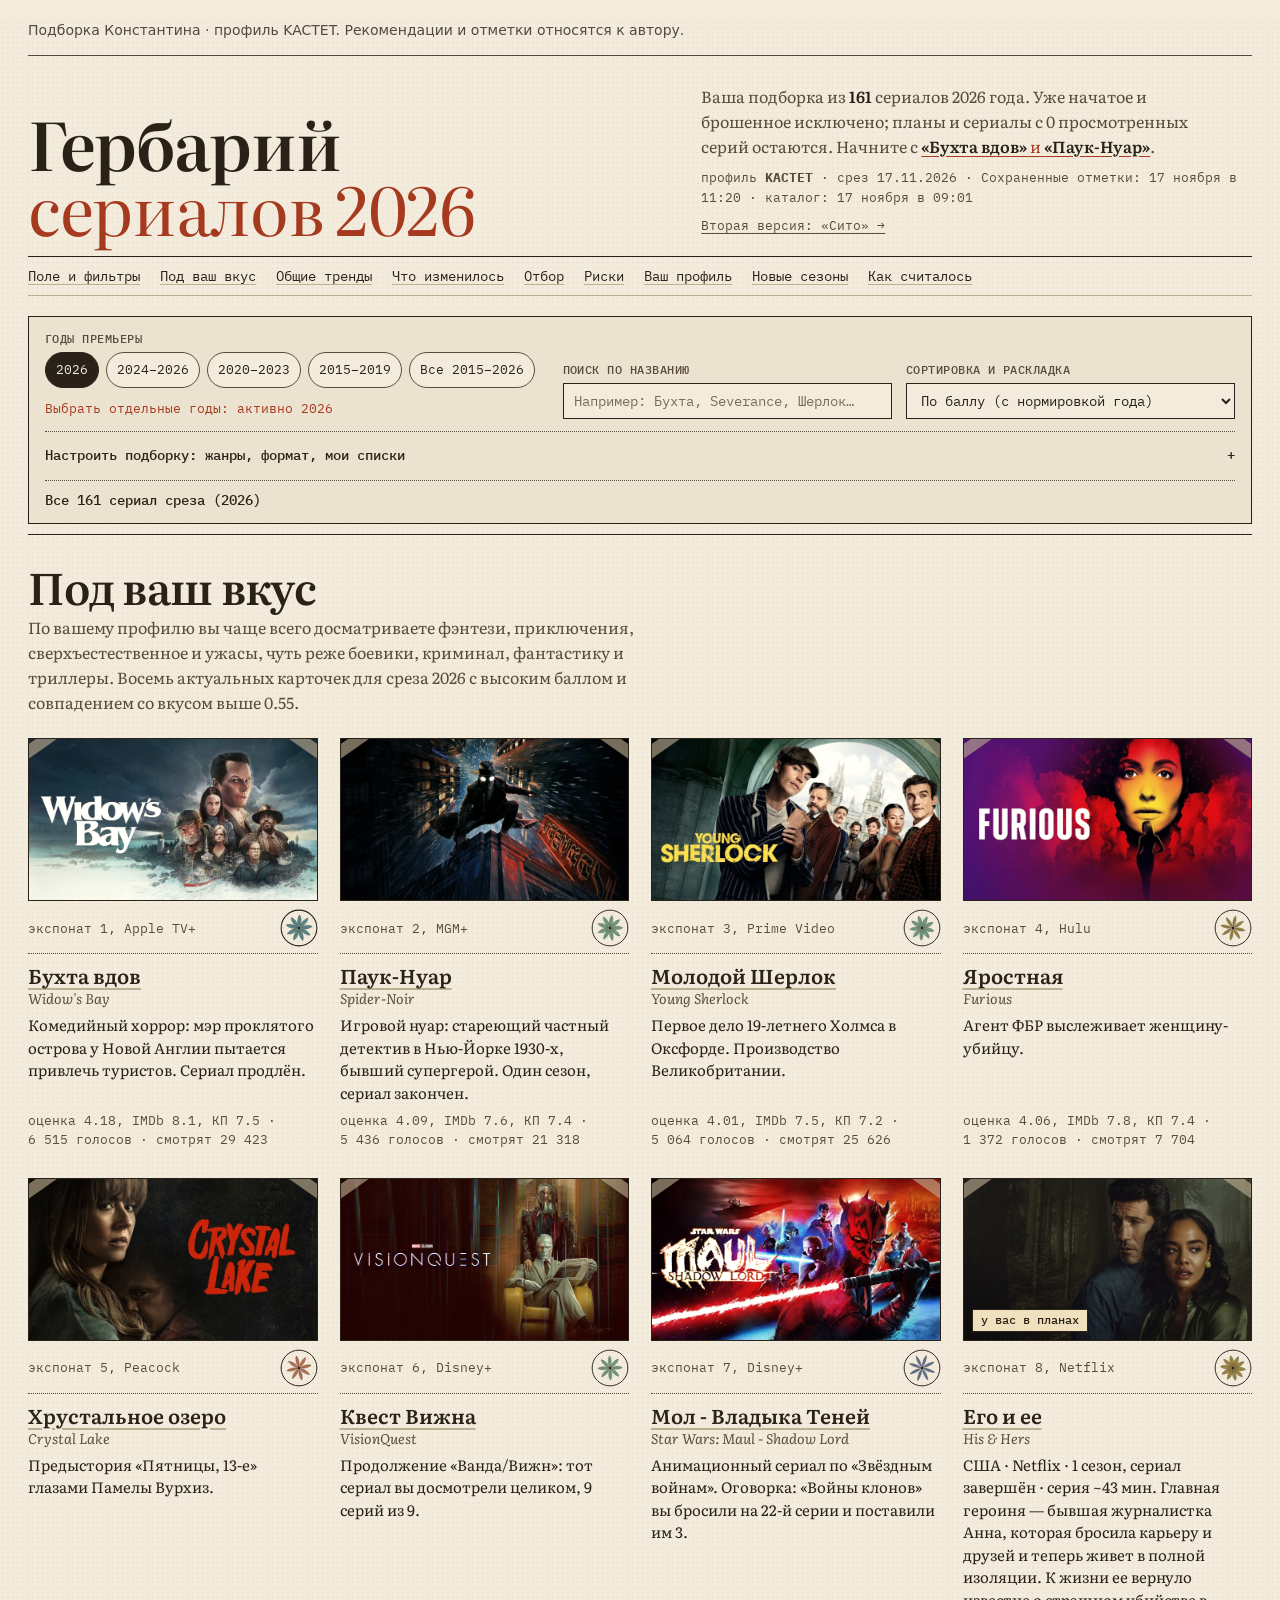
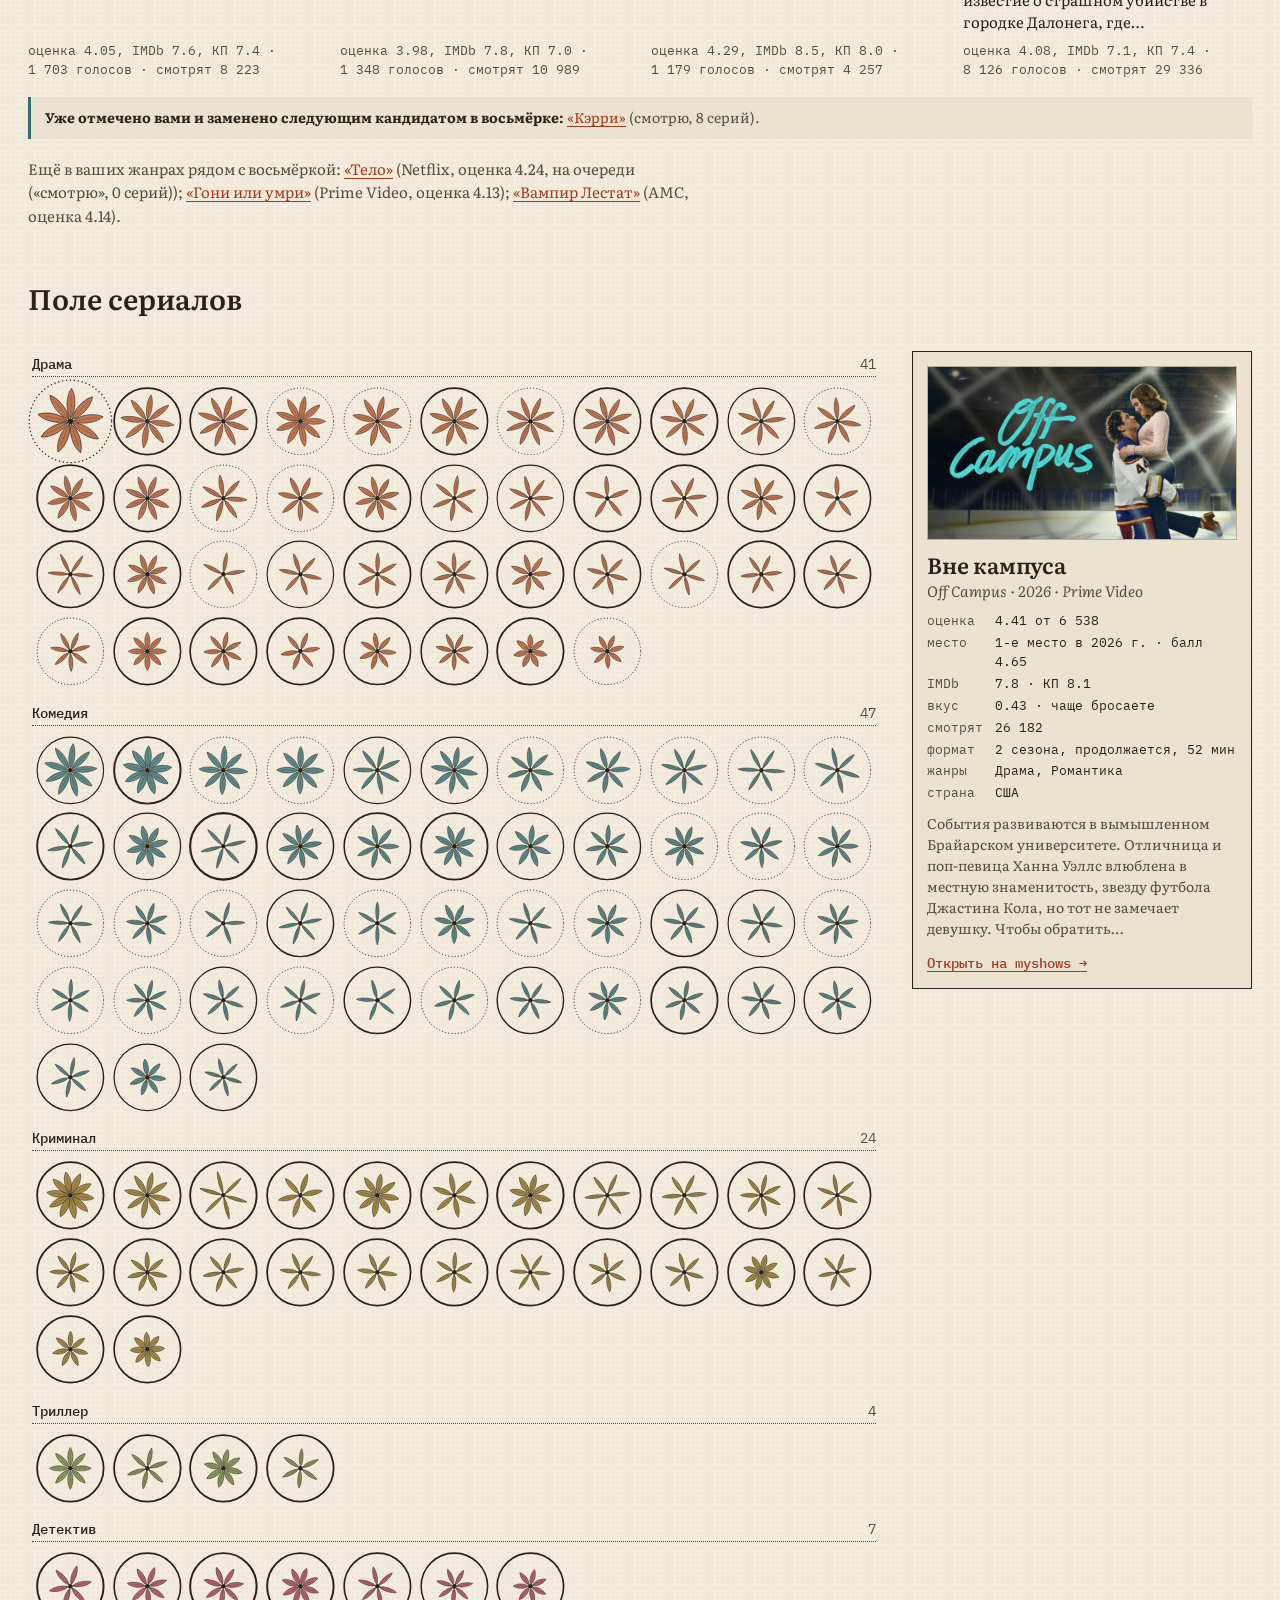
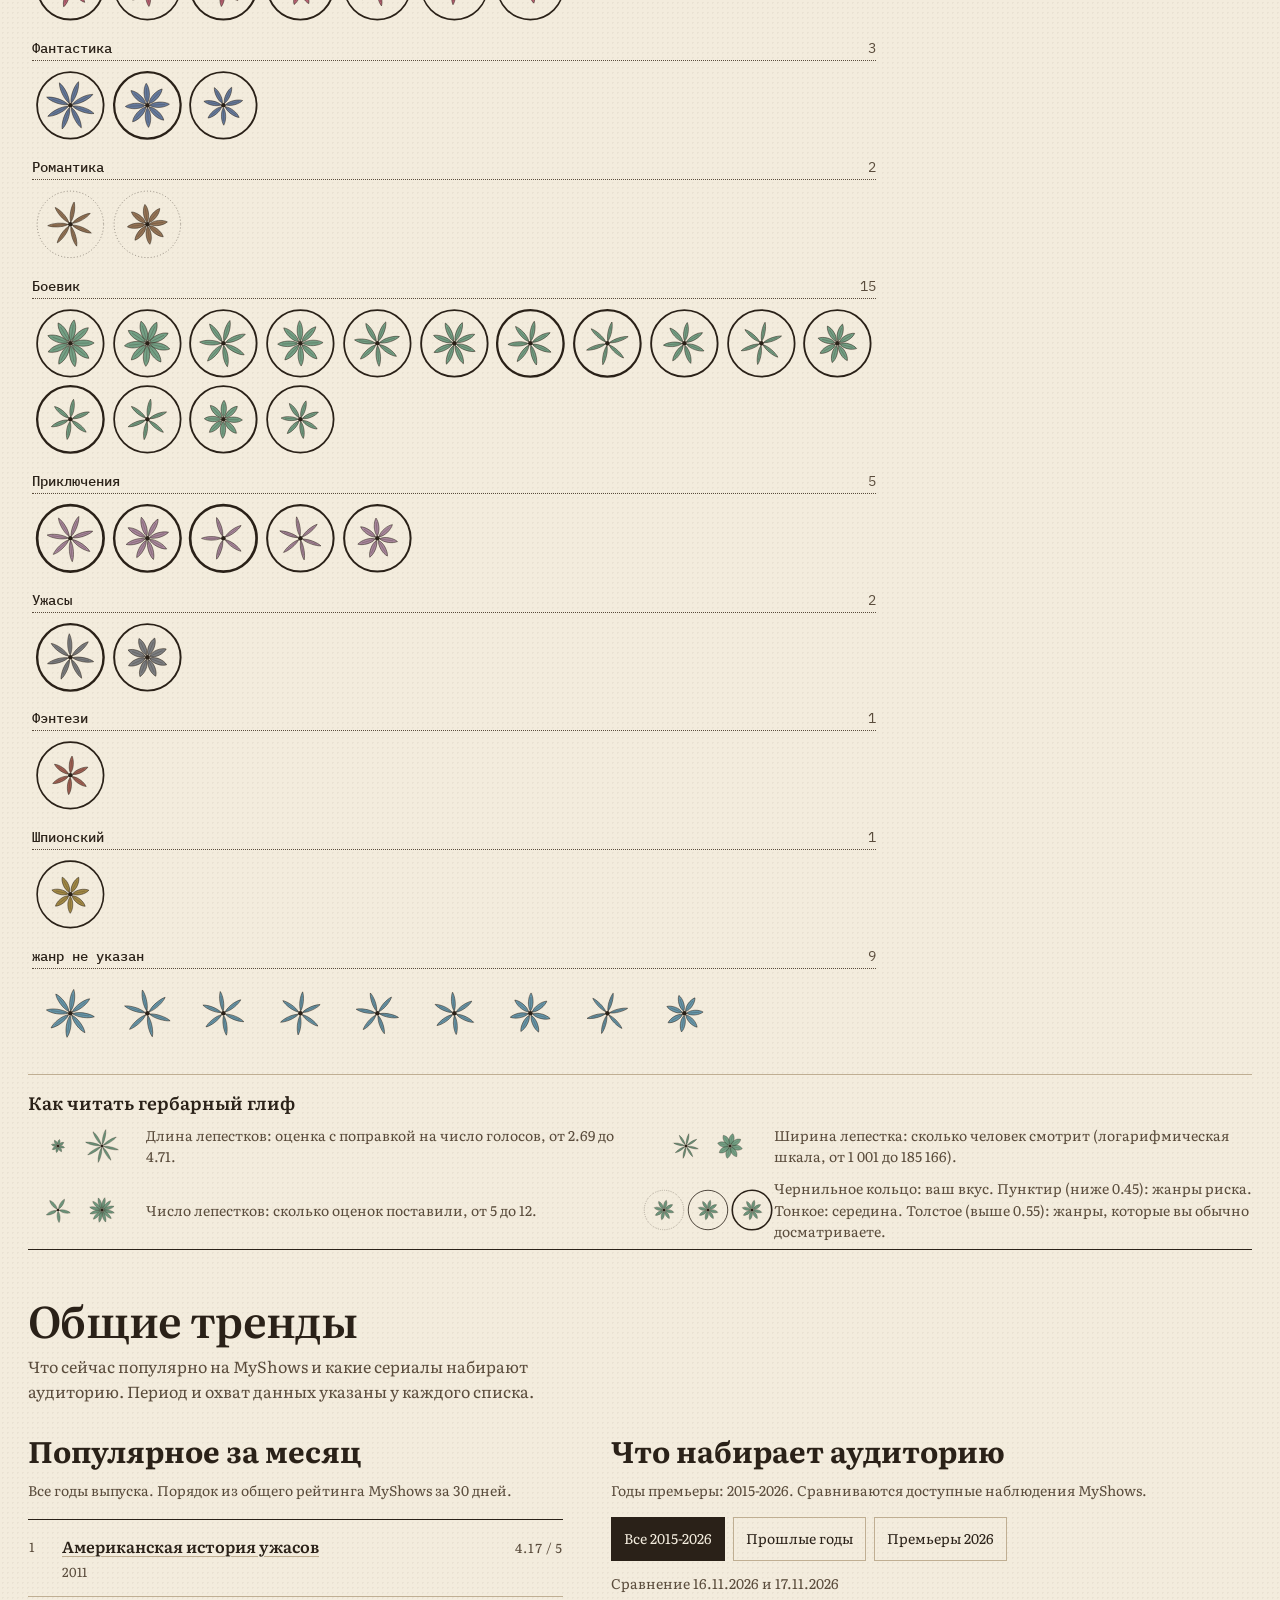
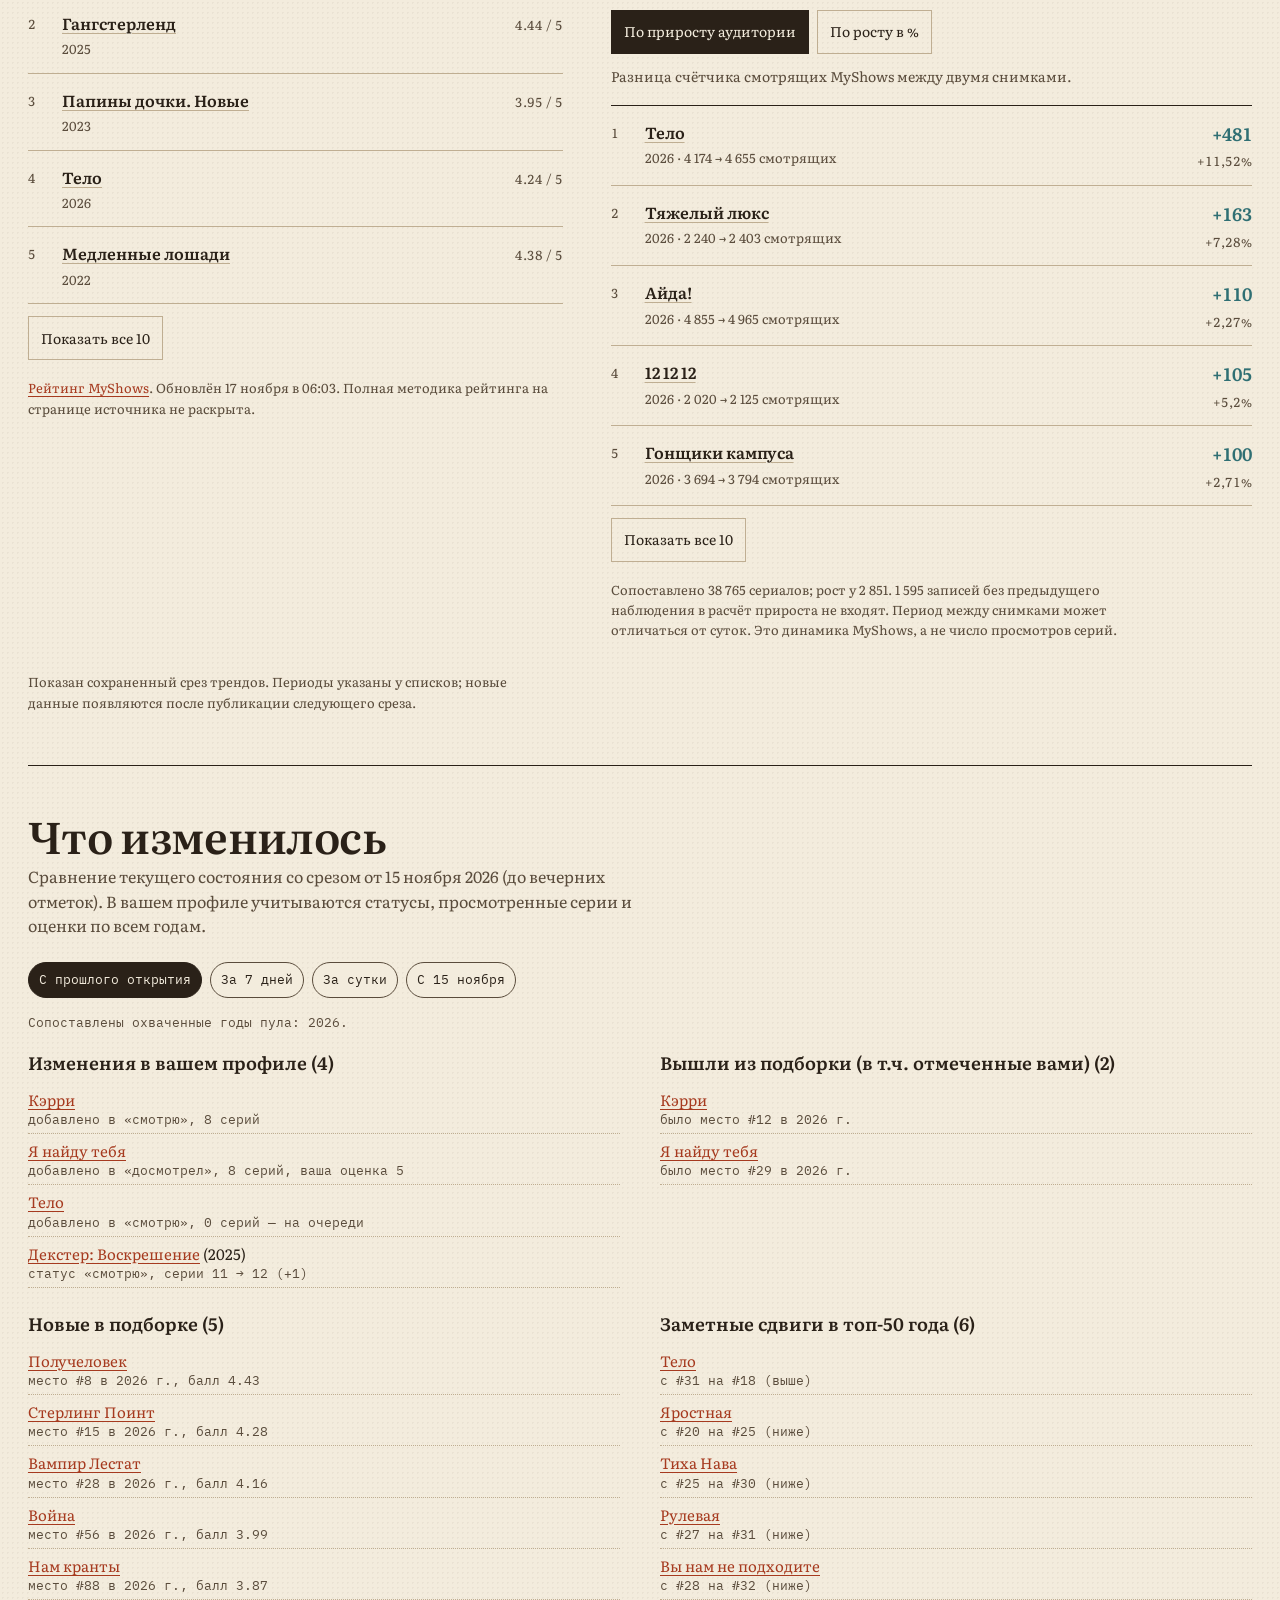
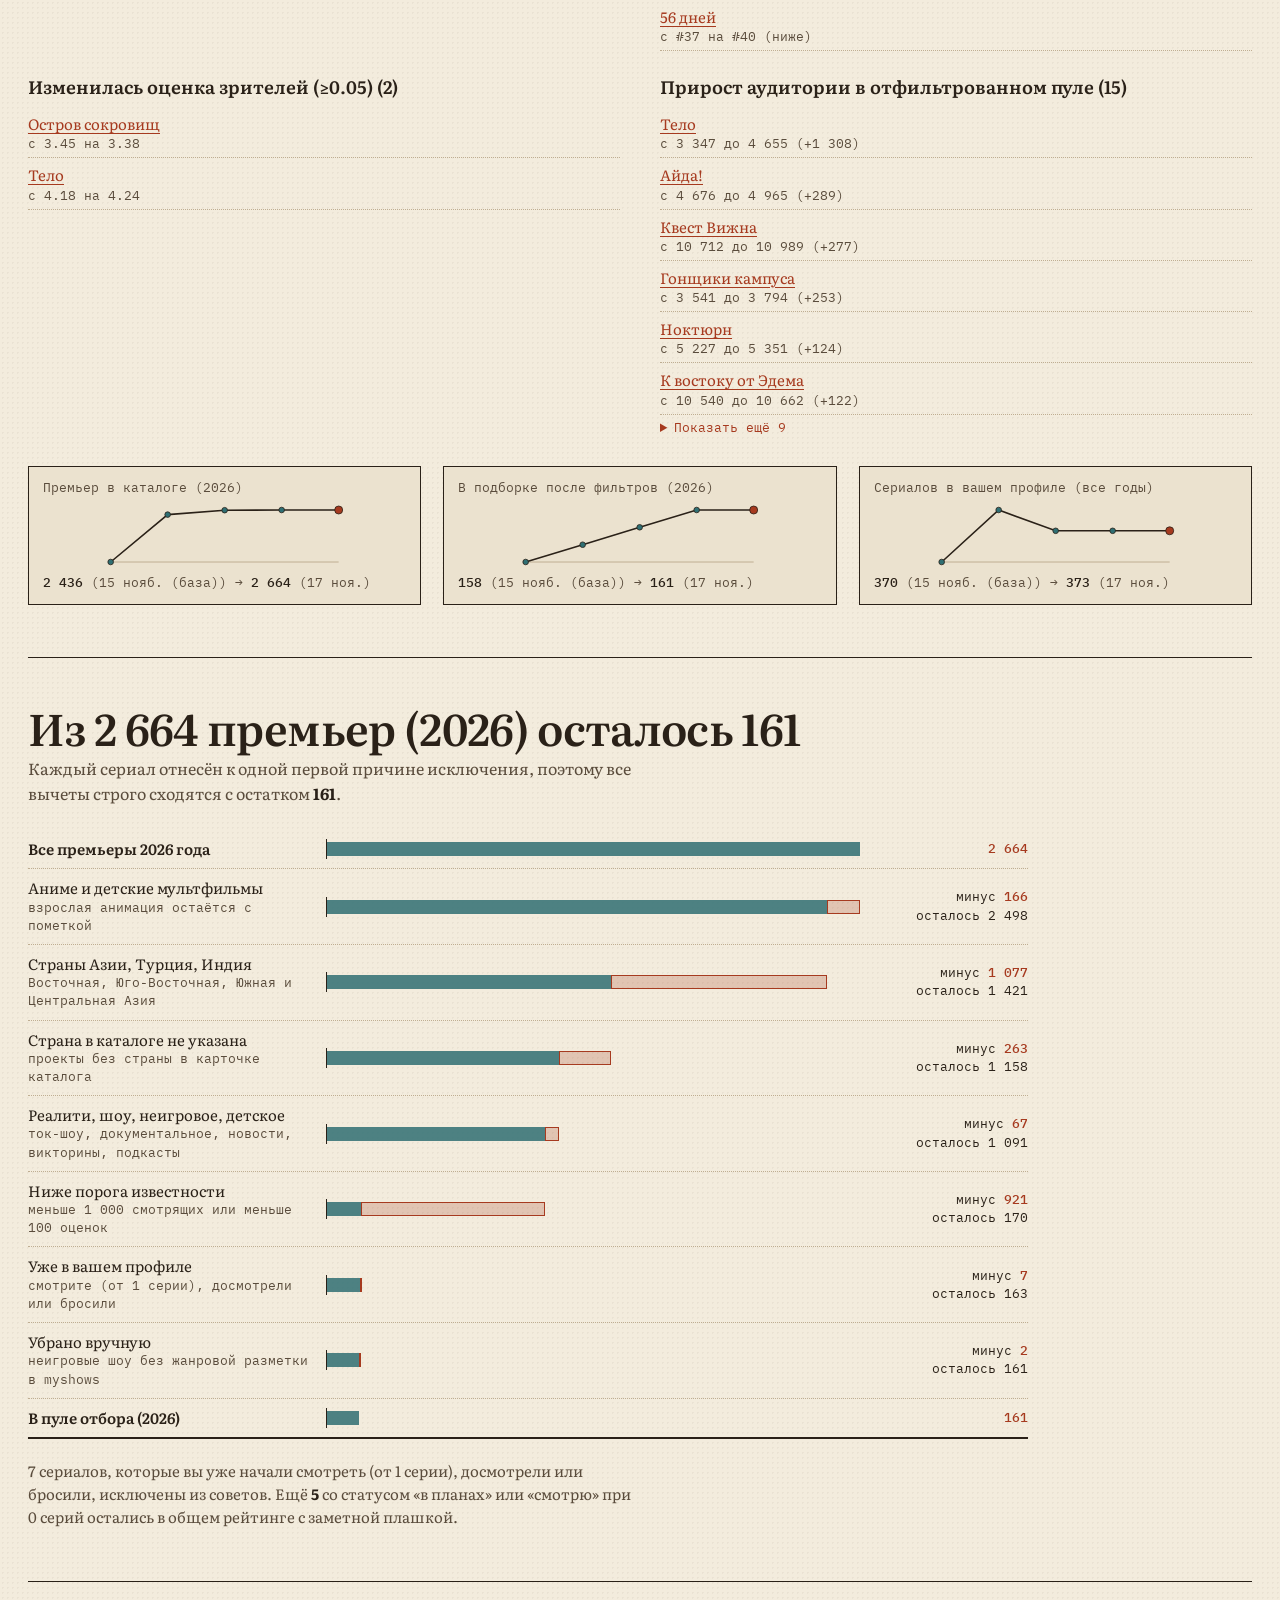
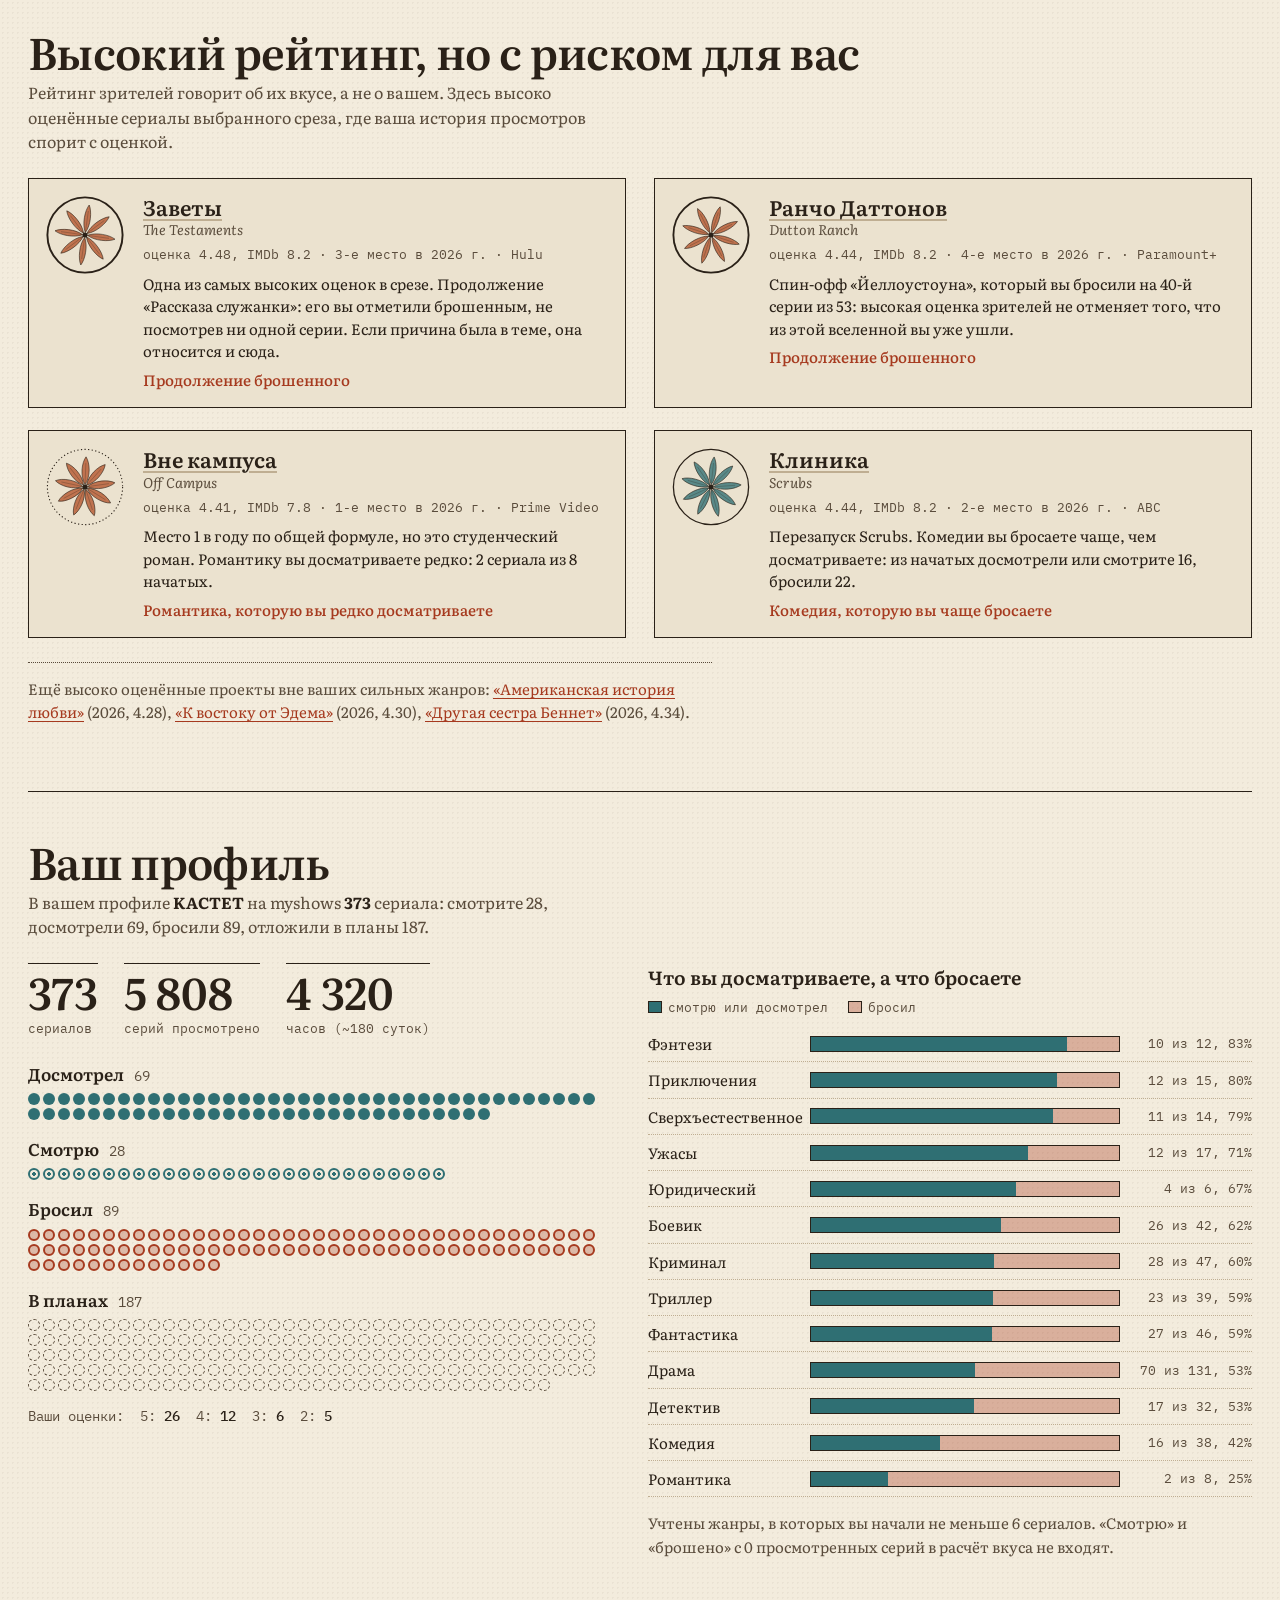
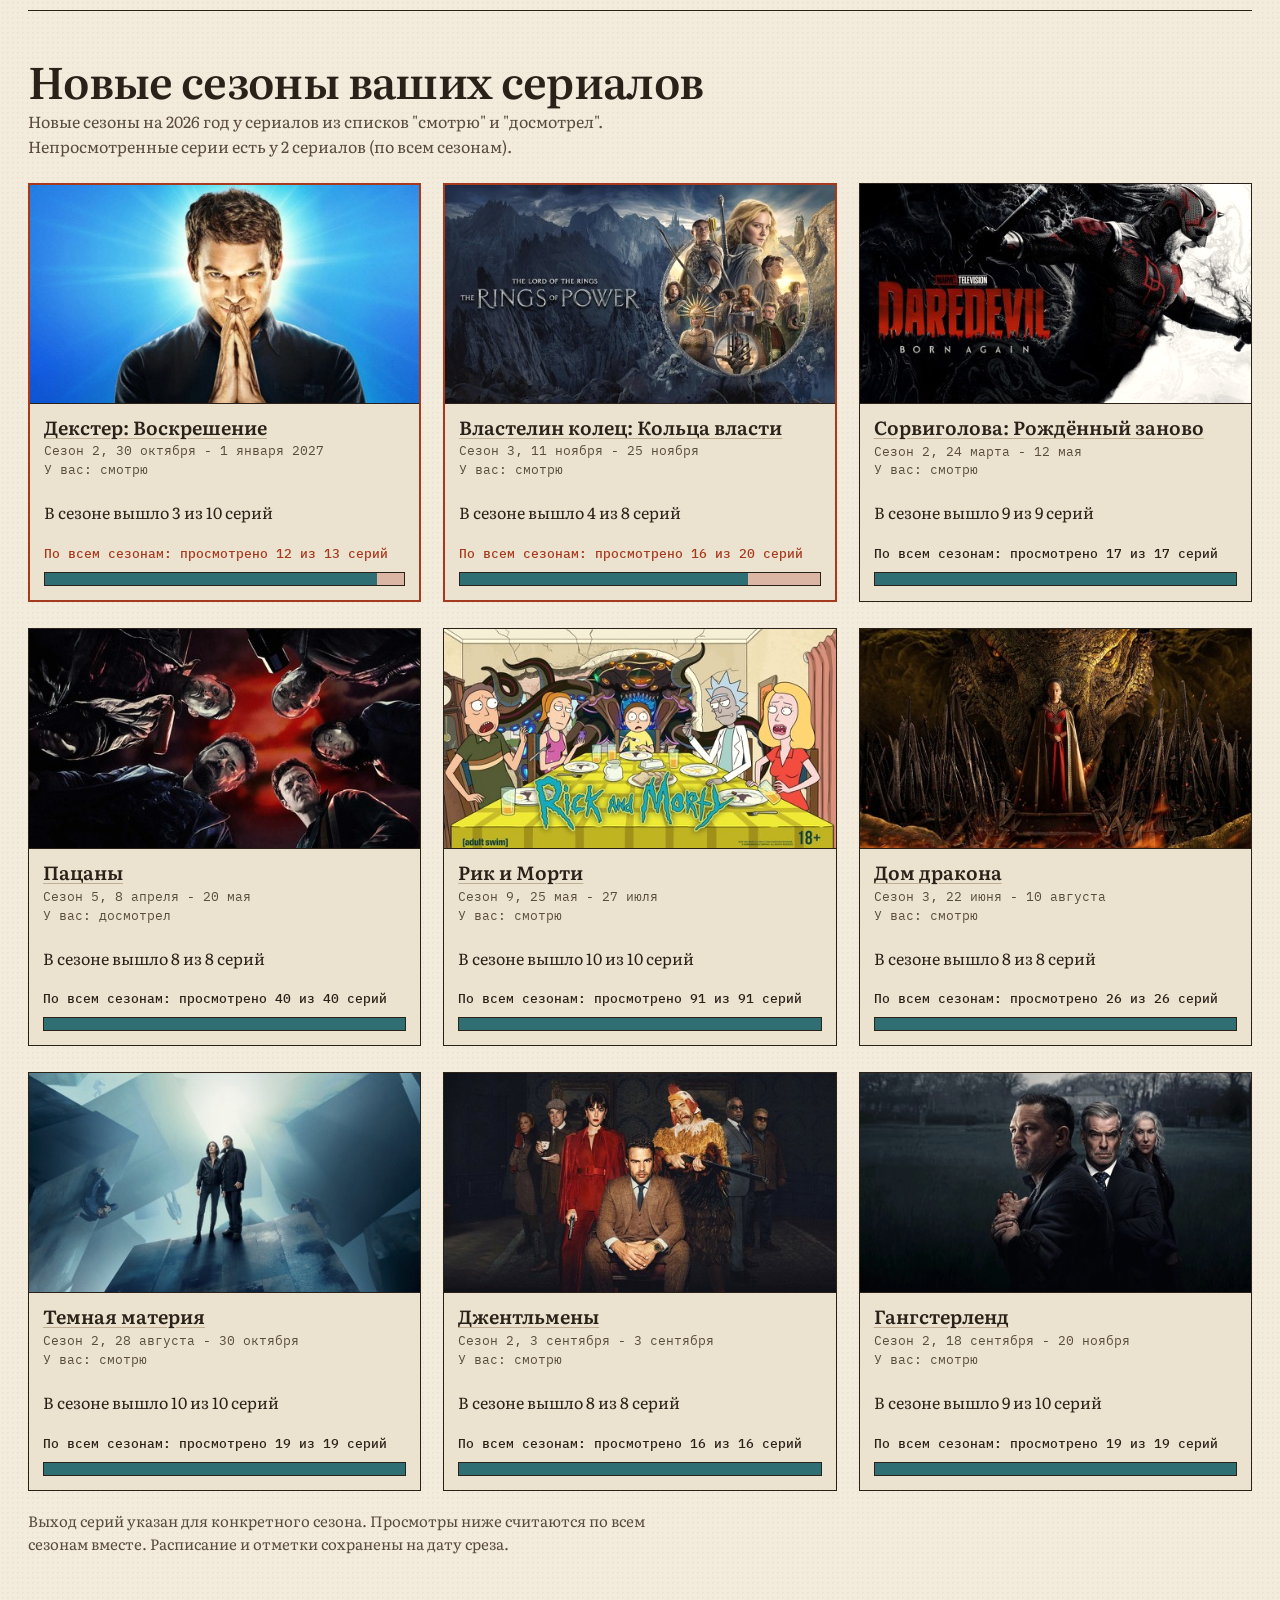
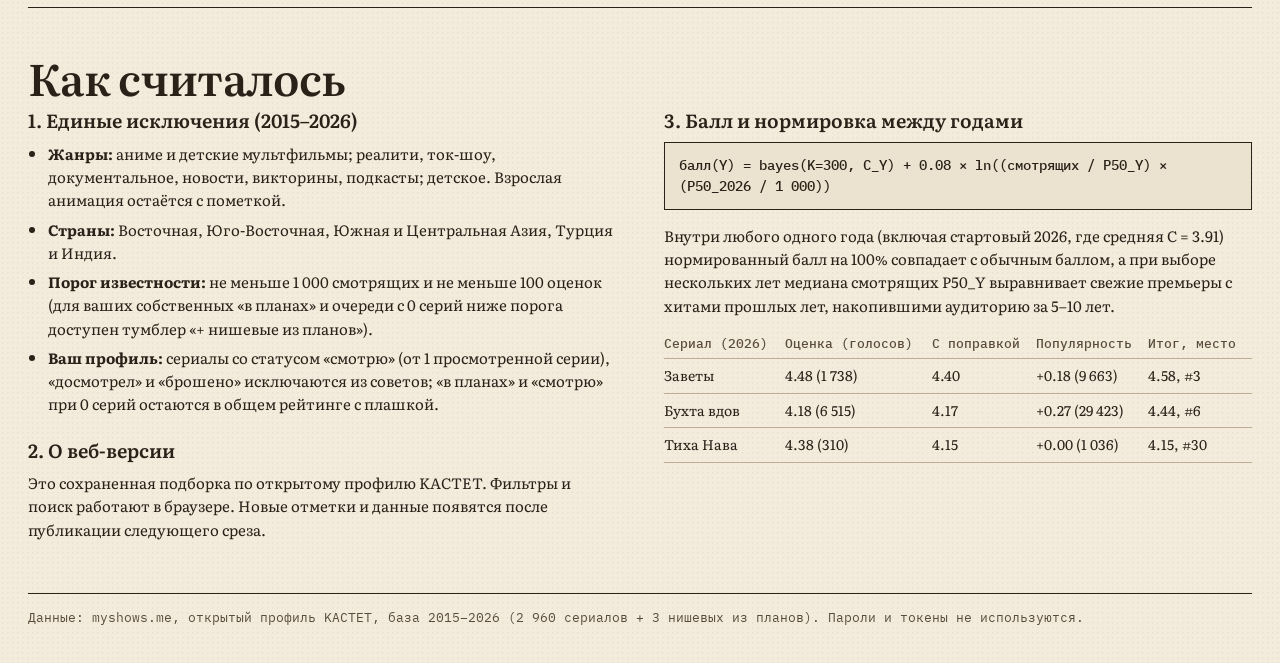
<file: index.html>
<!doctype html>
<html lang="ru"><head><meta charset="utf-8">
<meta name="viewport" content="width=device-width,initial-scale=1">
<title>Гербарий сериалов 2015–2026</title>
<link rel="preconnect" href="https://fonts.googleapis.com"><link rel="preconnect" href="https://fonts.gstatic.com" crossorigin>
<link href="https://fonts.googleapis.com/css2?family=Literata:ital,opsz,wght@0,7..72,400;0,7..72,600;1,7..72,400&family=IBM+Plex+Mono:wght@400;500&display=swap" rel="stylesheet">
<style>
:root{
  --paper:#f3ecdd;--paper2:#ebe2cf;--paper3:#e1d5bc;--ink:#2a2118;--ink2:#5a4c3c;--line:#bfae92;
  --accent:#a63a1f;--teal:#2f6f73;--plan:#6b4f1d;--plan-bg:#efe1bd;
  --serif:'Literata',Georgia,serif;--mono:'IBM Plex Mono',ui-monospace,monospace
}
*{box-sizing:border-box}
html{background:var(--paper);scroll-behavior:smooth;scroll-padding-top:12px;overflow-x:clip}
body{margin:0;background:var(--paper);color:var(--ink);font:400 16px/1.55 var(--serif);overflow-x:clip;
  background-image:radial-gradient(rgba(90,76,60,.06) 1px,transparent 1px);background-size:5px 5px}
.wrap{max-width:1360px;margin:0 auto;padding:0 28px}
a{color:var(--accent);text-underline-offset:3px}
button,input,select{font:inherit;color:inherit}
:focus-visible{outline:2px solid var(--accent);outline-offset:2px}
[hidden]{display:none!important}
.vh{position:absolute;width:1px;height:1px;overflow:hidden;clip:rect(0 0 0 0);white-space:nowrap;margin:-1px}

/* Шапка */
header{padding:28px 0 16px;display:grid;grid-template-columns:minmax(0,1.15fr) minmax(0,1fr);gap:28px 40px;align-items:end;border-bottom:1px solid var(--ink)}
h1{font-family:var(--serif);font-weight:600;font-size:56px;font-size:clamp(38px,5.2vw,74px);line-height:.98;letter-spacing:-.02em;margin:0}
h1 .yr-sub{font-style:normal;font-weight:400;color:var(--accent)}
.lede{font-size:16px;margin:0 0 10px;color:var(--ink2);max-width:56ch}
.lede b{color:var(--ink);font-weight:600}
.meta{font:400 13px/1.5 var(--mono);color:var(--ink2)}
.act-row{display:flex;flex-wrap:wrap;gap:8px 12px;align-items:center;margin-top:10px}
.btn-stamp{font:500 13px/1.2 var(--mono);background:var(--paper2);color:var(--ink);border:1.5px solid var(--ink);padding:8px 14px;cursor:pointer;display:inline-flex;align-items:center;gap:8px;min-height:36px}
.btn-stamp:hover{background:var(--ink);color:var(--paper)}
.btn-stamp[disabled]{opacity:.6;cursor:wait}
.alt-link{font:400 13px var(--mono);color:var(--ink2)}
.st-msg{font:400 13px/1.45 var(--mono);margin-top:6px;color:var(--ink2)}
.st-msg.err{color:var(--accent)}

nav.toc{display:flex;flex-wrap:wrap;gap:6px 20px;padding:10px 0;border-bottom:1px solid var(--line);font:400 14px var(--mono)}
nav.toc a{color:var(--ink);text-decoration-color:var(--line)}
nav.toc a:hover{color:var(--accent)}

/* Секции */
.sec{padding:46px 0 52px;border-top:1px solid var(--ink)}
.sh{display:flex;justify-content:space-between;align-items:baseline;gap:16px;margin:0 0 6px}
.sh h2{font-family:var(--serif);font-weight:600;font-size:36px;font-size:clamp(26px,3.4vw,44px);line-height:1.06;letter-spacing:-.015em;margin:0}
.sh .pl{font:400 14px var(--mono);color:var(--ink2);white-space:nowrap}
.sub{color:var(--ink2);max-width:68ch;margin:0 0 24px}
.sub b{color:var(--ink)}

/* Архивный шкаф фильтров (5 групп) */
.cabinet{background:var(--paper2);border:1px solid var(--ink);padding:14px 16px;margin:14px 0 10px}
.cab-top{display:grid;grid-template-columns:minmax(0,1.3fr) minmax(200px,.85fr) minmax(210px,.85fr);gap:10px 14px;align-items:end;padding-bottom:12px;border-bottom:1px dotted var(--ink2)}
.f-lbl{display:block;font:500 12px/1.3 var(--mono);color:var(--ink2);text-transform:uppercase;letter-spacing:.04em;margin-bottom:5px}
.inp,.sel{width:100%;height:36px;padding:0 10px;background:var(--paper);border:1px solid var(--ink);font:400 14px var(--mono);color:var(--ink);border-radius:0}
.inp::placeholder{color:var(--ink2);opacity:.8}
.yr-details{margin-top:6px}
.yr-details summary{font:400 13px var(--mono);color:var(--accent);cursor:pointer;padding:2px 0;display:inline-block}
.cab-more>summary{display:flex;justify-content:space-between;gap:12px;align-items:center;font:500 14px var(--mono);padding:14px 0 4px;cursor:pointer;list-style:none}.cab-more>summary::after{content:"+"}.cab-more[open]>summary::after{content:"−"}
.cab-grid{display:grid;grid-template-columns:repeat(2,minmax(0,1fr));gap:12px 20px;padding-top:12px}
.f-grp{min-width:0}
.sw{display:flex;flex-wrap:wrap;gap:6px 7px;align-items:center}
.chip{font:400 13px/1.2 var(--mono);background:var(--paper);color:var(--ink);border:1px solid var(--ink2);padding:5px 10px;border-radius:99px;cursor:pointer;display:inline-flex;align-items:center;gap:6px;min-height:32px}
.chip:hover{border-color:var(--ink)}
.chip i{width:10px;height:10px;border-radius:50%;display:inline-block;border:1px solid var(--ink);flex:none}
.chip[aria-pressed="true"]{background:var(--ink);color:var(--paper);border-color:var(--ink)}
.chip[aria-pressed="true"] i{border-color:var(--paper)}
.chip.minus[aria-pressed="true"]{background:var(--accent);color:var(--paper);border-color:var(--accent);text-decoration:line-through}

/* Выпадающий классификатор жанров (+ / −) */
.gd{position:relative;display:inline-block;max-width:100%}
.gd summary{font:400 13px var(--mono);background:var(--paper);border:1px solid var(--ink);border-radius:99px;padding:5px 14px;cursor:pointer;min-height:32px;display:inline-flex;align-items:center;gap:8px;list-style:none}
.gd summary::-webkit-details-marker{display:none}
.gd[open] summary{background:var(--ink);color:var(--paper)}
.gd-pop{position:absolute;left:0;top:calc(100% + 6px);z-index:35;width:min(620px,calc(100vw - 40px));max-height:380px;overflow-y:auto;background:var(--paper);border:1px solid var(--ink);padding:12px 14px;box-shadow:0 10px 26px rgba(42,33,24,.22)}
.gd-head{display:flex;justify-content:space-between;align-items:center;gap:10px;flex-wrap:wrap;padding-bottom:8px;margin-bottom:8px;border-bottom:1px dotted var(--ink2);font:400 13px var(--mono)}
.g-list{display:grid;grid-template-columns:repeat(auto-fill,minmax(175px,1fr));gap:6px 10px}
.g-item{display:flex;align-items:center;justify-content:space-between;gap:4px;border:1px solid var(--line);background:var(--paper2);padding:3px 6px;font:400 13px var(--mono)}
.g-item .gn{overflow:hidden;text-overflow:ellipsis;white-space:nowrap;display:flex;align-items:center;gap:5px;min-width:0}
.g-item .gn i{width:9px;height:9px;border-radius:50%;flex:none;border:1px solid var(--ink)}
.g-btns{display:flex;gap:3px;flex:none}
.g-btn{border:1px solid var(--ink2);background:var(--paper);width:26px;height:24px;cursor:pointer;font:500 13px/1 var(--mono);padding:0}
.g-btn.inc[aria-pressed="true"]{background:var(--teal);color:#fff;border-color:var(--teal)}
.g-btn.exc[aria-pressed="true"]{background:var(--accent);color:#fff;border-color:var(--accent)}

.cab-foot{display:flex;justify-content:space-between;align-items:center;flex-wrap:wrap;gap:10px 18px;margin-top:12px;padding-top:10px;border-top:1px dotted var(--ink2);font:500 14px var(--mono)}
.cab-foot .links{display:flex;gap:14px;align-items:center;flex-wrap:wrap}
.link-btn{background:none;border:0;color:var(--accent);text-decoration:underline;text-underline-offset:3px;cursor:pointer;padding:4px 0;font:500 13px var(--mono)}

/* Поле цветков */
.stage{display:grid;grid-template-columns:minmax(0,1fr) 340px;gap:32px;padding:12px 0 18px;align-items:start}
.field-col{min-width:0}
.field{display:grid;grid-template-columns:repeat(auto-fill,minmax(76px,1fr));gap:0;padding:4px;overflow-x:clip}
.fam{grid-column:1/-1;font:500 14px var(--mono);color:var(--ink);border-bottom:1px dotted var(--ink2);margin:14px 0 6px;padding-bottom:3px;display:flex;justify-content:space-between;gap:8px}
.fam:first-child{margin-top:0}
.fam span{color:var(--ink2);font-weight:400}
.cell{appearance:none;background:none;border:0;padding:3px;cursor:pointer;position:relative;aspect-ratio:1;border-radius:50%}
.cell svg{width:100%;height:100%;display:block;overflow:visible;transition:transform .18s,opacity .2s}
.cell:hover svg,.cell:focus-visible svg,.cell.on svg{transform:scale(1.24)}
.cell:hover,.cell.on{z-index:2}
.cell:focus-visible{outline:2px solid var(--accent);outline-offset:-2px}
.more-bar{margin:14px 0 4px;display:flex;flex-wrap:wrap;gap:10px 14px;align-items:center;font:400 14px var(--mono);color:var(--ink2)}
.empty-box{border:1px dashed var(--ink2);background:var(--paper2);padding:20px;font-size:15px;color:var(--ink2)}

aside{grid-column:2;grid-row:1;position:sticky;top:16px;min-width:0}
.card{border:1px solid var(--ink);background:var(--paper2);padding:14px;min-height:300px;min-width:0}
.shot{aspect-ratio:16/9;background:var(--paper3);border:1px solid var(--line);overflow:hidden;position:relative}
.shot img{width:100%;height:100%;object-fit:cover;display:block;filter:sepia(.1)}
.card .shot{margin-bottom:12px}
.card h3{font-family:var(--serif);font-weight:600;font-size:22px;line-height:1.15;margin:0}
.card .orig{font:italic 400 15px var(--serif);color:var(--ink2);margin:2px 0 10px}
.card dl{display:grid;grid-template-columns:auto minmax(0,1fr);gap:3px 12px;margin:0 0 10px;font:400 13px/1.45 var(--mono)}
.more-d{display:contents}
.card dt{color:var(--ink2)}.card dd{margin:0;min-width:0;overflow-wrap:anywhere}
.badges{display:flex;flex-wrap:wrap;gap:6px;margin:0 0 8px}
.bdg{font:500 12px/1.2 var(--mono);padding:3px 8px;border:1px solid var(--ink);background:var(--paper)}
.bdg.plan{background:var(--plan-bg);border-color:var(--plan);color:var(--ink)}
.bdg.niche{border-color:var(--accent);color:var(--accent)}
.card .mk{font-size:14px;color:var(--accent);margin:0 0 8px}
.card p{font-size:14px;line-height:1.5;margin:0 0 10px;color:var(--ink2)}
.card a{font:500 14px var(--mono)}

.legend{padding:14px 0 6px;border-top:1px solid var(--line)}
.legend h3{font-family:var(--serif);font-weight:600;font-size:18px;margin:0 0 8px}
.keys{display:grid;grid-template-columns:repeat(2,minmax(0,1fr));gap:10px 32px;font-size:14px;color:var(--ink2);margin:0;padding:0;list-style:none}
.keys li{display:grid;grid-template-columns:104px minmax(0,1fr);gap:14px;align-items:center}
.keys .gl{display:flex;justify-content:center;gap:2px}
.keys svg{width:42px;height:42px;flex:none}

/* Витрина «Под ваш вкус» */
.grid{display:grid;grid-template-columns:repeat(4,minmax(0,1fr));gap:28px 22px}
.ex{display:flex;flex-direction:column;position:relative;min-width:0}
.ex .shot{border:1px solid var(--ink)}
.ex .shot::before,.ex .shot::after{content:"";position:absolute;top:0;width:40px;height:12px;background:rgba(191,174,146,.62);z-index:2;pointer-events:none}
.ex .shot::before{left:-6px;transform:rotate(-35deg) translate(-4px,-3px)}
.ex .shot::after{right:-6px;transform:rotate(35deg) translate(4px,-3px)}
.ex .plan-pill{position:absolute;left:8px;bottom:8px;z-index:3;font:500 12px/1.2 var(--mono);background:var(--plan-bg);color:var(--ink);border:1px solid var(--ink);padding:3px 8px;box-shadow:0 2px 6px rgba(42,33,24,.2)}
.ex .tag{font:400 13px var(--mono);color:var(--ink2);margin:8px 0 2px;display:flex;justify-content:space-between;gap:8px;align-items:center;border-bottom:1px dotted var(--ink2);padding-bottom:6px}
.ex .tag svg{width:38px;height:38px;flex:none}
.ex h3{font-family:var(--serif);font-weight:600;font-size:20px;line-height:1.15;margin:8px 0 0}
.ex h3 a{color:inherit;text-decoration-color:var(--line);text-underline-offset:4px}
.ex .o{font:italic 400 14px var(--serif);color:var(--ink2);margin:1px 0 6px}
.ex p{font-size:15px;line-height:1.5;margin:0 0 8px}
.ex .nums{font:400 13px/1.45 var(--mono);color:var(--ink2);margin-top:auto}
.exited-line{margin:18px 0 0;padding:10px 14px;background:var(--paper2);border-left:3px solid var(--teal);font-size:14px;color:var(--ink2)}
.exited-line b{color:var(--ink)}
.more{margin:18px 0 0;color:var(--ink2);max-width:74ch;font-size:15px}

/* Воронка */
.fun{display:grid;gap:0;max-width:1000px}
.fr{display:grid;grid-template-columns:minmax(180px,280px) minmax(0,1fr) 150px;gap:4px 18px;align-items:center;padding:9px 0;border-bottom:1px dotted var(--line)}
.fr .lab{font-size:15px;line-height:1.35}
.fr .lab small{display:block;font:400 13px/1.4 var(--mono);color:var(--ink2)}
.fr .num{font:400 13px/1.4 var(--mono);text-align:right}
.fr .num b{font-weight:500;color:var(--accent)}
.trk{position:relative;height:20px;background:transparent;border-left:1px solid var(--ink)}
.trk .keep{position:absolute;left:0;top:3px;bottom:3px;background:var(--teal);opacity:.85}
.trk .gone{position:absolute;top:3px;bottom:3px;background:rgba(166,58,31,.22);border:1px solid var(--accent)}
.fr.tot .lab,.fr.end .lab{font-weight:600}
.fr.end{border-bottom:2px solid var(--ink)}
.fnote{max-width:68ch;margin:20px 0 0;color:var(--ink2);font-size:15px}
.fnote b{color:var(--ink)}

/* Риски */
.rg{display:grid;grid-template-columns:repeat(2,minmax(0,1fr));gap:22px 28px}
.rk{display:grid;grid-template-columns:80px minmax(0,1fr);gap:6px 18px;border:1px solid var(--ink);background:var(--paper2);padding:16px;position:relative}
.rk svg{width:80px;height:80px}
.rk h3{font-family:var(--serif);font-weight:600;font-size:21px;line-height:1.15;margin:0}
.rk h3 a{color:inherit;text-decoration-color:var(--line)}
.rk .o{font:italic 400 14px var(--serif);color:var(--ink2);margin:0 0 6px}
.rk .n{font:400 13px/1.5 var(--mono);color:var(--ink2);margin:0 0 8px}
.rk p{margin:0;font-size:15px;line-height:1.5}
.rk .why{color:var(--accent);font-weight:500}
.rk-more{border-top:1px dotted var(--ink2);margin-top:24px;padding-top:14px;font-size:15px;color:var(--ink2);max-width:76ch}

/* Профиль */
.pf{display:grid;grid-template-columns:minmax(0,1fr) minmax(0,1.05fr);gap:44px;align-items:start}
.big{display:grid;grid-template-columns:repeat(3,minmax(0,auto));gap:6px 26px;margin:0 0 22px;justify-content:start}
.big div{border-top:1px solid var(--ink);padding-top:6px}
.big b{display:block;font-family:var(--serif);font-weight:600;font-size:38px;font-size:clamp(30px,3.4vw,44px);line-height:1}
.big span{font:400 13px/1.4 var(--mono);color:var(--ink2)}
.dg{margin:0 0 16px}
.dg h3{font-family:var(--serif);font-weight:600;font-size:17px;margin:0 0 6px;display:flex;gap:10px;align-items:baseline}
.dg h3 span{font:400 14px var(--mono);color:var(--ink2)}
.dots{display:flex;flex-wrap:wrap;gap:3px}
.dot{width:12px;height:12px;border-radius:50%;display:block}
.d-f{background:var(--teal)}
.d-w{border:2px solid var(--teal);background:radial-gradient(var(--teal) 32%,transparent 36%)}
.d-c{border:2px solid var(--accent);background:rgba(166,58,31,.28)}
.d-l{border:1.5px dashed var(--ink2)}
.rt{display:flex;gap:16px;flex-wrap:wrap;font:400 14px var(--mono);margin:6px 0 0;color:var(--ink2)}
.rt b{color:var(--ink);font-weight:500}
.gb{display:grid;grid-template-columns:150px minmax(0,1fr) 120px;gap:12px;align-items:center;padding:6px 0;border-bottom:1px dotted var(--line);font-size:15px}
.gb .t{display:flex;height:16px;border:1px solid var(--ink)}
.gb .k{background:var(--teal)}.gb .d{background:rgba(166,58,31,.34)}
.gb .x{font:400 13px var(--mono);text-align:right;color:var(--ink2);white-space:nowrap}
.gkey{display:flex;gap:20px;flex-wrap:wrap;font:400 13px var(--mono);color:var(--ink2);margin:0 0 10px}
.gkey i{display:inline-block;width:14px;height:12px;vertical-align:-1px;margin-right:6px;border:1px solid var(--ink)}
.pnote{font-size:15px;color:var(--ink2);margin:14px 0 0;max-width:62ch}

/* Новые сезоны */
.sg{display:grid;grid-template-columns:repeat(3,minmax(0,1fr));gap:26px 22px}
.sc{border:1px solid var(--ink);background:var(--paper2);display:flex;flex-direction:column;min-width:0}
.sc .shot{border:0;border-bottom:1px solid var(--ink)}
.sc .b{padding:12px 14px 14px;display:flex;flex-direction:column;gap:4px;flex:1;min-width:0}
.sc h3{font-family:var(--serif);font-weight:600;font-size:19px;line-height:1.2;margin:0}
.sc h3 a{color:inherit;text-decoration-color:var(--line)}
.sc .m{font:400 13px/1.45 var(--mono);color:var(--ink2)}
.pg{height:14px;border:1px solid var(--ink);display:flex;margin-top:6px;background:var(--paper)}
.pg i{display:block;background:var(--teal)}
.pg i+i{background:rgba(166,58,31,.3)}
.sc .pn{font:500 13px var(--mono)}
.sc.late{border-color:var(--accent);border-width:2px}
.sc.late .pn{color:var(--accent)}

/* Что изменилось (4 окна) */
.win-bar{display:flex;flex-wrap:wrap;gap:8px;align-items:center;margin:0 0 16px}
.win-note{font:400 13px/1.45 var(--mono);color:var(--ink2);margin:0 0 16px;max-width:78ch}
.cg{display:grid;grid-template-columns:repeat(2,minmax(0,1fr));gap:22px 40px;margin-bottom:26px}
.cg h3{font-family:var(--serif);font-weight:600;font-size:18px;margin:0 0 6px}
.cg ul{list-style:none;margin:0;padding:0;font-size:15px}
.cg li{padding:5px 0;border-bottom:1px dotted var(--line)}
.cg li small{display:block;font:400 13px var(--mono);color:var(--ink2)}
.cg details summary{cursor:pointer;font:400 13px var(--mono);color:var(--accent);padding:4px 0}
.hist{display:grid;grid-template-columns:repeat(3,minmax(0,1fr));gap:22px;margin-top:22px}
.hist figure{margin:0;border:1px solid var(--ink);background:var(--paper2);padding:12px 14px;min-width:0}
.hist figcaption{font:400 13px/1.45 var(--mono);color:var(--ink2)}
.hist figcaption b{color:var(--ink);font-weight:500}
.hist svg{width:100%;height:64px;display:block;margin:6px 0}

/* Методика */
.mt{display:grid;grid-template-columns:minmax(0,1fr) minmax(0,1fr);gap:34px 48px}
.mt>div{min-width:0}
.mt h3{font-family:var(--serif);font-weight:600;font-size:19px;margin:0 0 6px}
.mt ol,.mt ul{margin:0;padding-left:20px;font-size:15px}
.mt li{margin:0 0 6px}
.formula{font:500 14px/1.5 var(--mono);background:var(--paper2);border:1px solid var(--ink);padding:12px 14px;margin:0 0 14px;overflow-x:auto}
.ex3{width:100%;border-collapse:collapse;font-size:14px;margin:0 0 10px}
.ex3 th,.ex3 td{border-bottom:1px solid var(--line);padding:6px 8px 6px 0;text-align:left;vertical-align:top}
.ex3 th{font:500 13px var(--mono);color:var(--ink2)}
.tw{overflow-x:auto;max-width:100%}
footer{border-top:1px solid var(--ink);font:400 13px/1.5 var(--mono);color:var(--ink2);padding:14px 0 36px}

@media(max-width:1100px){
  .grid,.sg{grid-template-columns:repeat(2,minmax(0,1fr))}
  .cab-top{grid-template-columns:minmax(0,1fr) minmax(0,1fr)}
  .cab-top>div:first-child{grid-column:1/-1}
  .stage{grid-template-columns:minmax(0,1fr);gap:0}
  aside{grid-column:1;grid-row:2;position:sticky;bottom:0;top:auto;z-index:20;margin:0 -28px}
  .card{min-height:0;border-width:1px 0 0;display:grid;grid-template-columns:120px minmax(0,1fr);gap:0 12px;padding:10px 28px;box-shadow:0 -6px 20px rgba(42,33,24,.18)}
  .card .shot{grid-row:1/4;margin:0;align-self:start}
  .card p,.card .more-d{display:none}
  .card h3{font-size:18px}.card .orig{margin-bottom:4px}.card dl{margin-bottom:4px}
  .pf,.mt,.rg,.cab-grid{grid-template-columns:minmax(0,1fr)}
}
@media(max-width:760px){
  .wrap{padding:0 16px}
  header{grid-template-columns:minmax(0,1fr);gap:14px}
  .cab-top{grid-template-columns:minmax(0,1fr)}
  .cab-more>summary{display:flex;justify-content:space-between;align-items:center;font:500 13px var(--mono);border-top:1px dotted var(--ink2);padding:10px 0 2px;margin-top:8px;cursor:pointer;list-style:none}
  .cab-more>summary::-webkit-details-marker{display:none}
  .cab-more>summary::after{content:'развернуть +'}
  .cab-more[open]>summary::after{content:'свернуть −'}
  .field{grid-template-columns:repeat(auto-fill,minmax(56px,1fr))}
  .grid,.sg,.keys,.cg,.hist{grid-template-columns:minmax(0,1fr)}
  aside{margin:0 -16px}
  .card{grid-template-columns:92px minmax(0,1fr);padding:10px 16px}
  .fr{grid-template-columns:minmax(0,1fr) 126px}.fr .trk{grid-column:1/-1;order:3}
  .gb{grid-template-columns:minmax(0,1fr) auto;gap:4px 10px}.gb .t{grid-column:1/-1;order:3}
  .rk{grid-template-columns:64px minmax(0,1fr)}.rk svg{width:64px;height:64px}
  .big{grid-template-columns:minmax(0,1fr) minmax(0,1fr)}
  .sc{flex-direction:row}.sc .shot{width:118px;flex:none;aspect-ratio:auto;border:0;border-right:1px solid var(--ink)}
  .sec{padding:36px 0 40px}
  .sh .pl{display:none}
  .gd-pop{left:0;right:auto;width:min(340px,calc(100vw - 56px))}
}
@media(prefers-reduced-motion:reduce){*{transition:none!important;scroll-behavior:auto!important}}
#vkus{padding:28px 0 30px}.field-title{font:600 28px var(--serif);margin:20px 0}.pl{display:none}.chip,.win-bar button{min-height:36px}.keys{max-width:100%}@media(max-width:760px){.chip,.btn-stamp,.win-bar button{min-height:44px}.cab-top{gap:14px}.grid{gap:24px}.cab-more>summary{gap:14px}}
</style><link rel="stylesheet" href="html-design/trends-r06.css">
<meta name="robots" content="noindex,nofollow">
<link rel="stylesheet" href="html-design/public.css">
</head><body>
<div class="wrap">
<p class="shared-note">Подборка Константина · профиль KACTET. Рекомендации и отметки относятся к автору.</p>
<header>
  <h1 id="h1">Гербарий<br><span class="yr-sub">сериалов 2026</span></h1>
  <div>
    <p class="lede" id="lede"></p>
    <div class="meta" id="meta"></div>
    <div class="act-row">
      
      <a class="alt-link" href="sieve.html">Вторая версия: «Сито» →</a>
    </div>
    <div class="st-msg" id="stMsg" aria-live="polite"></div>
  </div>
</header>
<nav class="toc" aria-label="Разделы">
  <a href="#pole">Поле и фильтры</a>
  <a href="#vkus">Под ваш вкус</a>
  <a href="#trends">Общие тренды</a>
  <a href="#izmeneniya">Что изменилось</a>
  <a href="#voronka">Отбор</a>
  <a href="#riski">Риски</a>
  <a href="#profil">Ваш профиль</a>
  <a href="#sezony">Новые сезоны</a>
  <a href="#metod">Как считалось</a>
</nav>

<section id="pole" aria-labelledby="h-pole" style="padding-top:6px">
  <h2 id="h-pole" class="vh">Поле сериалов и шкаф фильтров за 2015–2026 годы</h2>
  <div class="cabinet" role="region" aria-label="Фильтры базы 2015–2026">
    <div class="cab-top">
      <div>
        <span class="f-lbl">Годы премьеры</span>
        <div class="sw" id="f-year-presets"></div>
        <details class="yr-details" id="yrDetails">
          <summary id="yrSum">Выбрать отдельные годы (2015–2026)</summary>
          <div class="sw" id="f-years-ind" style="margin-top:6px"></div>
        </details>
      </div>
      <div>
        <label class="f-lbl" for="fSearch">Поиск по названию</label>
        <input class="inp" type="search" id="fSearch" placeholder="Например: Бухта, Severance, Шерлок…">
      </div>
      <div>
        <label class="f-lbl" for="fSort">Сортировка и раскладка</label>
        <select class="sel" id="fSort"></select>
      </div>
    </div>

    <details class="cab-more" id="cabMore">
      <summary>Настроить подборку: жанры, формат, мои списки</summary>
      <div class="cab-grid">
        <div class="f-grp">
          <span class="f-lbl">Формат и длительность</span>
          <div class="sw" id="f-format"></div>
        </div>
        <div class="f-grp">
          <span class="f-lbl">Мои списки и вкус</span>
          <div class="sw" id="f-lists"></div>
        </div>
        <div class="f-grp">
          <span class="f-lbl">Жанры, страны и платформы</span>
          <div class="sw" style="margin-bottom:6px">
            <details class="gd" id="gd">
              <summary id="gsum">Жанры: все</summary>
              <div class="gd-pop">
                <div class="gd-head">
                  <span><b>+</b> нужен жанр · <b>−</b> исключить (минус-жанр)</span>
                  <button type="button" class="chip" id="btnGenreMode">Совпадение: любой из +</button>
                </div>
                <div class="g-list" id="f-genres-list"></div>
              </div>
            </details>
            <span id="activeGenrePills" class="sw"></span>
          </div>
          <div class="sw" id="f-countries" style="margin-bottom:6px"></div>
          <div class="sw" id="f-networks"></div>
        </div>
        <div class="f-grp">
          <span class="f-lbl">Рейтинги и вид поля</span>
          <div class="sw" id="f-ratings" style="margin-bottom:6px"></div>
          <div class="sw" id="f-layout"></div>
        </div>
      </div>
    </details>

    <div class="cab-foot">
      <span id="count" aria-live="polite"></span>
      <div class="links">
        <button type="button" class="link-btn" id="reset" hidden>Сбросить все фильтры (к 2026)</button>
      </div>
    </div>
  </div>

<section class="sec" id="vkus" aria-labelledby="h-vkus">
  <div class="sh"><h2 id="h-vkus">Под ваш вкус</h2><span class="pl">лист 2</span></div>
  <p class="sub" id="picksub"></p>
  <div class="grid" id="picks"></div>
  <div class="exited-line" id="picksExited" hidden></div>
  <p class="more" id="picksmore"></p>
</section>
<h2 class="field-title">Поле сериалов</h2>
  <div class="stage">
    <div class="field-col">
      <div class="field" id="field" role="list" aria-label="Гербарные листы сериалов"></div>
      <div class="more-bar" id="moreBar" hidden>
        <span id="moreInfo"></span>
        <button type="button" class="btn-stamp" id="btnMoreChunk">Показать ещё 240</button>
        <button type="button" class="link-btn" id="btnShowAll">Развернуть все</button>
      </div>
    </div>
    <aside><div class="card" id="card" aria-live="polite"></div></aside>
  </div>
  <div class="legend"><h3>Как читать гербарный глиф</h3><ul class="keys" id="keys"></ul></div>
</section>



<section class="sec" id="trends" aria-labelledby="trends-h"><div class="sh"><h2 id="trends-h">Общие тренды</h2></div><p class="tr-intro">Что сейчас популярно на MyShows и какие сериалы набирают аудиторию. Период и охват данных указаны у каждого списка.</p><div id="trendsContent"></div></section>

<section class="sec" id="izmeneniya" aria-labelledby="h-ch">
  <div class="sh"><h2 id="h-ch">Что изменилось</h2><span class="pl">лист 3</span></div>
  <p class="sub" id="chsub"></p>
  <div class="win-bar" id="winBar" role="group" aria-label="Период изменений"></div>
  <p class="win-note" id="winNote"></p>
  <div class="cg" id="chg"></div>
  <div id="chgEmpty" class="empty-box" hidden></div>
  <div class="hist" id="hist"></div>
</section>

<section class="sec" id="voronka" aria-labelledby="h-vor">
  <div class="sh"><h2 id="h-vor">Отбор по правилам</h2><span class="pl">лист 4</span></div>
  <p class="sub" id="funsub"></p>
  <div class="fun" id="fun"></div>
  <p class="fnote" id="funnote"></p>
</section>

<section class="sec" id="riski" aria-labelledby="h-risk">
  <div class="sh"><h2 id="h-risk">Высокий рейтинг, но с риском для вас</h2><span class="pl">лист 5</span></div>
  <p class="sub" id="risksub">Рейтинг зрителей говорит об их вкусе, а не о вашем. Здесь высоко оценённые сериалы выбранного среза, где ваша история просмотров спорит с оценкой.</p>
  <div class="rg" id="risks"></div>
  <p class="rk-more" id="riskmore"></p>
</section>

<section class="sec" id="profil" aria-labelledby="h-prof">
  <div class="sh"><h2 id="h-prof">Ваш профиль</h2><span class="pl">лист 6</span></div>
  <p class="sub" id="profsub"></p>
  <div class="pf">
    <div id="pf-left"></div>
    <div>
      <h3 style="font:600 19px var(--serif);margin:0 0 8px">Что вы досматриваете, а что бросаете</h3>
      <div class="gkey"><span><i style="background:var(--teal)"></i>смотрю или досмотрел</span><span><i style="background:rgba(166,58,31,.34)"></i>бросил</span></div>
      <div id="genres"></div>
      <p class="pnote" id="gnote"></p>
    </div>
  </div>
</section>

<section class="sec" id="sezony" aria-labelledby="h-sez">
  <div class="sh"><h2 id="h-sez">Новые сезоны ваших сериалов</h2><span class="pl">лист 7</span></div>
  <p class="sub" id="sezsub"></p>
  <div class="sg" id="seasons"></div>
  <p class="more" id="sezmore"></p>
</section>

<section class="sec" id="metod" aria-labelledby="h-met">
  <div class="sh"><h2 id="h-met">Как считалось</h2><span class="pl">лист 8</span></div>
  <div class="mt" id="method"></div>
</section>
<footer id="foot"></footer>
</div>

<script src="html-design/data.js"></script>
<script src="html-design/core-public.js"></script>
<script src="html-design/trends-public.js"></script>
<script>
(function(){
'use strict';
const C = window.SerialsCore;
const $ = id => document.getElementById(id);
if (!window.DATA || !Array.isArray(window.DATA.pool) || !C) {
  document.querySelector('.wrap').insertAdjacentHTML('afterbegin','<p style="padding:40px 0;font-size:18px">Не загрузился файл html-design/data.js или html-design/core-public.js. Перезагрузите страницу или попробуйте позднее.</p>');
  return;
}

const PAL = ['#b4532a','#2f6f73','#8a6d1a','#6b7f3a','#a63a55','#3c5a8a','#7a5230','#4f8a6b','#946a8a','#c28a1f','#5a5f66','#8c3b2e','#6d4f9a','#3f7f9c'];
const NOG = '—';
const CHUNK = 240;
const url = id => `https://myshows.me/view/${id}/`;
const f2 = x => Number(x || 0).toFixed(2);

let D = window.DATA;
let activeWin = 'visit';
let visitState = C.initVisitState(D, st => {
  activeWin = st.lastWindow || activeWin;
  if (typeof renderDynamics === 'function') renderDynamics();
});
activeWin = visitState.lastWindow || 'visit';
const F = C.createFilterState(D.default_year || 2026);
let layoutMode = 'genre'; // 'genre' | 'rank'
let renderLimit = CHUNK;
let selId = null;

if (window.matchMedia && matchMedia('(max-width:760px)').matches) {
  $('cabMore').open = false;
}

/* Глобальная цветовая шкала и диапазоны глифов */
let genreOrder = [];
let bmin = 3.5, bmax = 4.7, wmin = 3, wmax = 5, vmin = 2, vmax = 5, fmin = 0.2, fmax = 0.85, wRawMin = 1000, wRawMax = 100000;

function recomputeScales() {
  const P = D.pool || [];
  const cnt = {};
  P.forEach(p => {
    const gs = (p.genres && p.genres.length) ? p.genres : [NOG];
    gs.forEach(g => { cnt[g] = (cnt[g] || 0) + 1; });
  });
  genreOrder = Object.keys(cnt).sort((a,b) => (a === NOG) - (b === NOG) || (cnt[b] - cnt[a]));
  const bs = P.map(p => p.bayes || 3.9);
  bmin = Math.min(...bs); bmax = Math.max(...bs);
  const ws = P.map(p => Math.log10(Math.max(p.watching || 1000, 50)));
  wmin = Math.min(...ws); wmax = Math.max(...ws);
  const vs = P.map(p => Math.log10(Math.max(p.voted || 100, 10)));
  vmin = Math.min(...vs); vmax = Math.max(...vs);
  const fits = P.map(p => p.fit).filter(x => x != null);
  fmin = fits.length ? Math.min(...fits) : 0.2;
  fmax = fits.length ? Math.max(...fits) : 0.85;
  wRawMin = Math.min(...P.map(p => p.watching || 1000));
  wRawMax = Math.max(...P.map(p => p.watching || 1000));
}

const gname = g => g === NOG ? 'жанр не указан' : g;
const col = g => PAL[Math.max(0, genreOrder.indexOf(g)) % PAL.length];

function glyph(p, o = {}) {
  const g0 = (p.genres && p.genres[0]) || NOG;
  const c = col(g0);
  const len = o.len ?? (15 + Math.max(0, Math.min(1, ((p.bayes || bmin) - bmin) / ((bmax - bmin) || 1))) * 27);
  const w = o.w ?? (3.2 + Math.max(0, Math.min(1, (Math.log10(Math.max(p.watching || 1000, 50)) - wmin) / ((wmax - wmin) || 1))) * 5.5);
  const n = o.n ?? Math.round(5 + Math.max(0, Math.min(1, (Math.log10(Math.max(p.voted || 100, 10)) - vmin) / ((vmax - vmin) || 1))) * 7);
  let s = '<svg viewBox="-50 -50 100 100" aria-hidden="true">';
  const ring = o.ring !== undefined ? o.ring : p.fit;
  if (ring != null) {
    const sw = 0.6 + Math.max(0, Math.min(1, (ring - fmin) / ((fmax - fmin) || 1))) * 3.2;
    s += `<circle r="47" fill="none" stroke="#2a2118" stroke-width="${sw.toFixed(2)}" ${ring < C.TASTE_LO ? 'stroke-dasharray="1.5 3"' : ''}/>`;
  }
  const rot = (p.id * 37) % 360;
  for (let i = 0; i < n; i++) {
    const a = rot + i * 360 / n;
    s += `<g transform="rotate(${a.toFixed(1)})"><path d="M0 -3 C ${w.toFixed(2)} ${(-len * .35).toFixed(2)} ${(w * .8).toFixed(2)} ${(-len * .8).toFixed(2)} 0 ${(-len).toFixed(2)} C ${(-w * .8).toFixed(2)} ${(-len * .8).toFixed(2)} ${(-w).toFixed(2)} ${(-len * .35).toFixed(2)} 0 -3Z" fill="${c}" fill-opacity=".78" stroke="#2a2118" stroke-width=".7"/><line x1="0" y1="-4" x2="0" y2="${(-len * .8).toFixed(2)}" stroke="#2a2118" stroke-width=".5" opacity=".6"/></g>`;
  }
  s += '<circle r="3.2" fill="#2a2118"/></svg>';
  return s;
}
const innerSvg = s => s.replace(/^<svg[^>]*>|<\/svg>$/g, '');

function imgTag(item, altText, eager) {
  const src = C.imgSrc(item, 'herbarium');
  const isRemote = /^https?:/i.test(src);
  return `<img ${(!eager && isRemote) ? 'loading="lazy" ' : ''}alt="${C.esc(altText)}" src="${C.esc(src)}" data-title="${C.esc(item.title)}" data-year="${C.esc(item.year)}" data-theme="herbarium" onerror="window.SerialsCore.imgFallback(this)">`;
}

/* ---------- Построение контролов шкафа фильтров ---------- */
function initControls() {
  const sortSel = $('fSort');
  sortSel.innerHTML = C.SORT_MODES.map(m => `<option value="${m.key}">${C.esc(m.label)}</option>`).join('');
  sortSel.onchange = () => { F.sort = sortSel.value; renderLimit = CHUNK; renderAll(); };

  const searchInp = $('fSearch');
  let sTimer = null;
  searchInp.addEventListener('input', () => {
    clearTimeout(sTimer);
    sTimer = setTimeout(() => {
      F.query = searchInp.value;
      renderLimit = CHUNK;
      renderAll();
    }, 80);
  });

  $('btnGenreMode').onclick = () => {
    F.genreMatch = F.genreMatch === 'any' ? 'all' : 'any';
    renderLimit = CHUNK;
    renderAll();
  };

  $('reset').onclick = () => {
    C.resetFilterState(F, D.default_year || 2026);
    $('fSearch').value = '';
    $('fSort').value = F.sort;
    renderLimit = CHUNK;
    renderAll();
  };

  $('btnMoreChunk').onclick = () => { renderLimit += CHUNK; renderFieldAndCard(); };
  $('btnShowAll').onclick = () => { renderLimit = 100000; renderFieldAndCard(); };

  // Закрытие поповера жанров по клику снаружи
  document.addEventListener('click', e => {
    const gd = $('gd');
    if (gd && gd.open && !gd.contains(e.target)) gd.open = false;
  });


}

function makeChip(label, pressed, onClick, extraCls = '', dotColor = '') {
  const b = document.createElement('button');
  b.type = 'button';
  b.className = 'chip' + (extraCls ? ' ' + extraCls : '');
  b.setAttribute('aria-pressed', String(!!pressed));
  b.innerHTML = (dotColor ? `<i style="background:${dotColor}"></i>` : '') + C.esc(label);
  b.onclick = onClick;
  return b;
}

function renderFilterCabinet(sliceCandidates) {
  // Group 1: быстрые срезы лет + индивидуальные годы 2026..2015
  const preHost = $('f-year-presets');
  preHost.innerHTML = '';
  const pKey = C.activePresetKey(F.years);
  C.YEAR_PRESETS.forEach(pr => {
    preHost.appendChild(makeChip(pr.label, pKey === pr.key, () => {
      F.years = new Set(pr.years);
      renderLimit = CHUNK;
      renderAll();
    }));
  });

  const indHost = $('f-years-ind');
  indHost.innerHTML = '';
  const yearsDesc = (D.years || []).slice().sort((a, b) => b - a);
  yearsDesc.forEach(y => {
    const cntY = (D.by_year && D.by_year[String(y)]) ? D.by_year[String(y)].pool_total : '';
    indHost.appendChild(makeChip(`${y}${cntY !== '' ? ' · ' + cntY : ''}`, F.years.has(y), () => {
      if (F.years.has(y)) {
        if (F.years.size > 1) F.years.delete(y);
      } else {
        F.years.add(y);
      }
      renderLimit = CHUNK;
      renderAll();
    }));
  });
  $('yrSum').textContent = `Выбрать отдельные годы: активно ${C.describeYears(F.years, 'plain')}`;

  // Group 2: завершённость, сезоны, длина серии
  const fmtHost = $('f-format');
  fmtHost.innerHTML = '';
  [
    ['Завершён целиком', F.completion === 'ended', () => { F.completion = F.completion === 'ended' ? 'all' : 'ended'; }],
    ['Ещё выходит', F.completion === 'ongoing', () => { F.completion = F.completion === 'ongoing' ? 'all' : 'ongoing'; }],
    ['1 сезон', F.seasons === '1', () => { F.seasons = F.seasons === '1' ? 'all' : '1'; }],
    ['2–3 сезона', F.seasons === '2-3', () => { F.seasons = F.seasons === '2-3' ? 'all' : '2-3'; }],
    ['4+ сезонов', F.seasons === '4+', () => { F.seasons = F.seasons === '4+' ? 'all' : '4+'; }],
    ['Серия до 35 мин', F.runtime === 'short', () => { F.runtime = F.runtime === 'short' ? 'all' : 'short'; }],
    ['Серия 40+ мин', F.runtime === 'long', () => { F.runtime = F.runtime === 'long' ? 'all' : 'long'; }]
  ].forEach(([lbl, on, fn]) => {
    fmtHost.appendChild(makeChip(lbl, on, () => { fn(); renderLimit = CHUNK; renderAll(); }));
  });

  // Group 3: списки и вкус
  const lstHost = $('f-lists');
  lstHost.innerHTML = '';
  const nicheCnt = (D.wishlist_extra || []).filter(p => F.years.has(p.year)).length;
  [
    ['Совсем новые (без моих отметок)', F.listMode === 'new_only', () => {
      F.listMode = F.listMode === 'new_only' ? 'all' : 'new_only';
      if (F.listMode === 'new_only') F.includeNicheWishlist = false;
    }],
    ['Мои «в планах» и на очереди', F.listMode === 'planned', () => {
      F.listMode = F.listMode === 'planned' ? 'all' : 'planned';
    }],
    [`+ нишевые из планов (${nicheCnt})`, F.includeNicheWishlist, () => {
      F.includeNicheWishlist = !F.includeNicheWishlist;
      if (F.includeNicheWishlist && F.listMode === 'new_only') F.listMode = 'planned';
    }],
    ['Под мой вкус (>0.55)', F.tasteOnly, () => { F.tasteOnly = !F.tasteOnly; }],
    ['Скрыть продолжения брошенных', F.hideDroppedRel, () => { F.hideDroppedRel = !F.hideDroppedRel; }],
    ['Жанры и проекты риска', F.riskOnly, () => { F.riskOnly = !F.riskOnly; }]
  ].forEach(([lbl, on, fn]) => {
    lstHost.appendChild(makeChip(lbl, on, () => { fn(); renderLimit = CHUNK; renderAll(); }));
  });

  // Group 4: все жанры (+ / −), страны, стриминги
  const gInfo = C.collectGenreCounts(sliceCandidates);
  const gList = $('f-genres-list');
  gList.innerHTML = '';
  const allG = gInfo.sorted.concat(gInfo.noGenre ? [NOG] : []);
  allG.forEach(g => {
    const cnt = g === NOG ? gInfo.noGenre : gInfo.counts[g];
    const row = document.createElement('div');
    row.className = 'g-item';
    const incOn = F.genresInclude.has(g);
    const excOn = F.genresExclude.has(g);
    row.innerHTML = `<span class="gn"><i style="background:${col(g)}"></i><span title="${C.esc(gname(g))}">${C.esc(gname(g))} (${cnt})</span></span>`;
    const btns = document.createElement('span');
    btns.className = 'g-btns';
    const bInc = document.createElement('button');
    bInc.type = 'button'; bInc.className = 'g-btn inc'; bInc.textContent = '+';
    bInc.title = `Включить жанр «${gname(g)}»`;
    bInc.setAttribute('aria-pressed', String(incOn));
    bInc.onclick = e => {
      e.stopPropagation();
      if (F.genresInclude.has(g)) F.genresInclude.delete(g);
      else { F.genresInclude.add(g); F.genresExclude.delete(g); }
      renderLimit = CHUNK; renderAll();
    };
    const bExc = document.createElement('button');
    bExc.type = 'button'; bExc.className = 'g-btn exc'; bExc.textContent = '−';
    bExc.title = `Исключить жанр «${gname(g)}»`;
    bExc.setAttribute('aria-pressed', String(excOn));
    bExc.onclick = e => {
      e.stopPropagation();
      if (F.genresExclude.has(g)) F.genresExclude.delete(g);
      else { F.genresExclude.add(g); F.genresInclude.delete(g); }
      renderLimit = CHUNK; renderAll();
    };
    btns.appendChild(bInc);
    btns.appendChild(bExc);
    row.appendChild(btns);
    gList.appendChild(row);
  });

  $('btnGenreMode').textContent = F.genreMatch === 'all' ? 'Совпадение: все + сразу' : 'Совпадение: любой из +';
  $('btnGenreMode').setAttribute('aria-pressed', String(F.genreMatch === 'all'));

  const gSumParts = [];
  if (F.genresInclude.size) gSumParts.push(`+${F.genresInclude.size}`);
  if (F.genresExclude.size) gSumParts.push(`−${F.genresExclude.size}`);
  $('gsum').textContent = gSumParts.length ? `Жанры (${gSumParts.join(', ')})` : 'Жанры (+ / −): все';

  const pills = $('activeGenrePills');
  pills.innerHTML = '';
  F.genresInclude.forEach(g => {
    pills.appendChild(makeChip(`+ ${gname(g)} ×`, true, () => { F.genresInclude.delete(g); renderLimit = CHUNK; renderAll(); }, '', col(g)));
  });
  F.genresExclude.forEach(g => {
    pills.appendChild(makeChip(`− ${gname(g)} ×`, true, () => { F.genresExclude.delete(g); renderLimit = CHUNK; renderAll(); }, 'minus'));
  });

  const cHost = $('f-countries');
  cHost.innerHTML = '';
  C.COUNTRY_GROUPS.forEach(cg => {
    cHost.appendChild(makeChip(cg, F.countries.has(cg), () => {
      if (F.countries.has(cg)) F.countries.delete(cg); else F.countries.add(cg);
      renderLimit = CHUNK; renderAll();
    }));
  });

  const nHost = $('f-networks');
  nHost.innerHTML = '';
  C.NETWORK_GROUPS.forEach(ng => {
    nHost.appendChild(makeChip(ng, F.networks.has(ng), () => {
      if (F.networks.has(ng)) F.networks.delete(ng); else F.networks.add(ng);
      renderLimit = CHUNK; renderAll();
    }));
  });

  // Group 5: пороги оценок + раскладка
  const rHost = $('f-ratings');
  rHost.innerHTML = '';
  [
    ['MyShows ≥ 4.0', F.minMyShows >= 4.0, () => { F.minMyShows = F.minMyShows >= 4.0 ? 0 : 4.0; }],
    ['IMDb ≥ 7.5', F.minImdb === 7.5, () => { F.minImdb = F.minImdb === 7.5 ? 0 : 7.5; }],
    ['IMDb ≥ 8.0', F.minImdb === 8.0, () => { F.minImdb = F.minImdb === 8.0 ? 0 : 8.0; }],
    ['Кинопоиск ≥ 7.5', F.minKp >= 7.5, () => { F.minKp = F.minKp >= 7.5 ? 0 : 7.5; }]
  ].forEach(([lbl, on, fn]) => {
    rHost.appendChild(makeChip(lbl, on, () => { fn(); renderLimit = CHUNK; renderAll(); }));
  });

  const lHost = $('f-layout');
  lHost.innerHTML = '';
  lHost.appendChild(makeChip('Группы по жанру', layoutMode === 'genre', () => { layoutMode = 'genre'; renderFieldAndCard(); }));
  lHost.appendChild(makeChip('Единым рядом (по сортировке)', layoutMode === 'rank', () => { layoutMode = 'rank'; renderFieldAndCard(); }));
}

/* ---------- Поле цветков и карточка образца ---------- */
let currentFiltered = [];
let currentSlice = [];

function showCard(p, btnEl) {
  if (!p) {
    $('card').innerHTML = '<div class="empty-box">В текущем фильтре нет подходящих сериалов. Смягчите условие или сбросьте фильтры.</div>';
    return;
  }
  selId = p.id;
  document.querySelectorAll('#field .cell.on').forEach(e => e.classList.remove('on'));
  if (btnEl) btnEl.classList.add('on');

  const gStr = (p.genres && p.genres.length) ? p.genres.join(', ') : 'не указан';
  const sf = p.status === 'Canceled/Ended' ? 'завершён' : (p.status === 'Returning Series' ? 'продолжается' : '');
  const fmtParts = [];
  if (p.seasons) fmtParts.push(`${p.seasons} ${C.pl(p.seasons, 'сезон', 'сезона', 'сезонов')}`);
  if (sf) fmtParts.push(sf);
  if (p.runtime) fmtParts.push(`${p.runtime} мин`);

  let badges = '';
  if (p.isPlanned) badges += `<span class="bdg plan">${C.esc(p.planLabel || 'у вас в планах')}</span>`;
  if (p.nicheWishlist) badges += `<span class="bdg niche">нишевое: ${C.esc(p.nicheReason || 'вне общего порога')}</span>`;
  if (p.isAnim) badges += '<span class="bdg">взрослая анимация</span>';

  const multiYears = F.years.size > 1;
  const rankText = p.nicheWishlist
    ? `вне общего пула · балл ${f2(p.scoreNorm)}`
    : `${p.rankYear}-е место в ${p.year} г. · балл ${f2(multiYears ? p.scoreNorm : p.score)}`;

  $('card').innerHTML =
    `<div class="shot">${imgTag(p, 'Кадр: ' + p.title, true)}</div>` +
    `<div>` +
    (badges ? `<div class="badges">${badges}</div>` : '') +
    `<h3>${C.esc(p.title)}</h3>` +
    `<div class="orig">${C.esc([p.orig, p.year ? String(p.year) : '', p.network || ''].filter(Boolean).join(' · '))}</div>` +
    `<dl>` +
    `<dt>оценка</dt><dd>${f2(p.rating)} от ${C.fmt(p.voted)}</dd>` +
    `<dt>место</dt><dd>${C.esc(rankText)}</dd>` +
    (p.imdb ? `<dt>IMDb</dt><dd>${Number(p.imdb).toFixed(1)}${p.kp ? ' · КП ' + Number(p.kp).toFixed(1) : ''}</dd>` : (p.kp ? `<dt>Кинопоиск</dt><dd>${Number(p.kp).toFixed(1)}</dd>` : '')) +
    `<dt>вкус</dt><dd>${p.fit == null ? 'нет данных' : f2(p.fit) + (p.fit > C.TASTE_HI ? ' · ваши жанры' : p.fit < C.TASTE_LO ? ' · чаще бросаете' : ' · середина')}</dd>` +
    `<span class="more-d">` +
    `<dt>смотрят</dt><dd>${C.fmt(p.watching)}</dd>` +
    (fmtParts.length ? `<dt>формат</dt><dd>${C.esc(fmtParts.join(', '))}</dd>` : '') +
    `<dt>жанры</dt><dd>${C.esc(gStr)}</dd>` +
    `<dt>страна</dt><dd>${C.esc(p.countryTitle || 'не указана')}</dd>` +
    `</span></dl>` +
    (p.mark && !p.nicheWishlist ? `<div class="mk">${C.esc(p.mark)}</div>` : '') +
    (p.desc ? `<p>${C.esc(p.desc.length > 200 ? p.desc.slice(0, 200).replace(/\s+\S*$/, '') + '…' : p.desc)}</p>` : '') +
    `<a href="${url(p.id)}" target="_blank" rel="noopener">Открыть на myshows →</a></div>`;
}

function renderFieldAndCard() {
  const field = $('field');
  field.innerHTML = '';

  if (!currentFiltered.length) {
    field.innerHTML = '<div class="empty-box" style="grid-column:1/-1">По выбранной комбинации фильтров ничего не нашлось. Попробуйте убрать минус-жанр, снизить порог оценки или переключить срез лет.</div>';
    $('moreBar').hidden = true;
    showCard(null, null);
    return;
  }

  let ordered;
  if (layoutMode === 'genre') {
    ordered = currentFiltered.slice().sort((a, b) => {
      const ga = (a.genres && a.genres[0]) || NOG;
      const gb = (b.genres && b.genres[0]) || NOG;
      return genreOrder.indexOf(ga) - genreOrder.indexOf(gb);
    });
  } else {
    ordered = currentFiltered;
  }

  const famTotals = {};
  if (layoutMode === 'genre') {
    ordered.forEach(p => {
      const g0 = (p.genres && p.genres[0]) || NOG;
      famTotals[g0] = (famTotals[g0] || 0) + 1;
    });
  }

  const visible = ordered.slice(0, renderLimit);
  const frag = document.createDocumentFragment();
  let lastFam = null;
  let selectedBtn = null;
  let selectedObj = ordered.find(p => p.id === selId) || ordered[0];

  visible.forEach(p => {
    const g0 = (p.genres && p.genres[0]) || NOG;
    if (layoutMode === 'genre' && g0 !== lastFam) {
      lastFam = g0;
      const h = document.createElement('div');
      h.className = 'fam';
      h.setAttribute('role', 'presentation');
      h.innerHTML = `${C.esc(gname(g0))}<span>${famTotals[g0]}</span>`;
      frag.appendChild(h);
    }
    const b = document.createElement('button');
    b.className = 'cell' + (selectedObj && p.id === selectedObj.id ? ' on' : '');
    b.type = 'button';
    b.setAttribute('role', 'listitem');
    b.setAttribute('aria-label', `${p.title} (${p.year}), оценка ${p.rating}, балл ${f2(p.scoreNorm)}`);
    b.innerHTML = glyph(p);
    if (window.matchMedia && matchMedia('(hover:hover)').matches) {
      b.addEventListener('mouseenter', () => showCard(p, b));
    }
    b.addEventListener('focus', () => showCard(p, b));
    b.addEventListener('click', () => showCard(p, b));
    if (selectedObj && p.id === selectedObj.id) selectedBtn = b;
    frag.appendChild(b);
  });

  field.appendChild(frag);
  showCard(selectedObj, selectedBtn);

  const moreBar = $('moreBar');
  if (ordered.length > visible.length) {
    moreBar.hidden = false;
    $('moreInfo').textContent = `Отрисовано ${C.fmt(visible.length)} из ${C.fmt(ordered.length)} гербарных глифов`;
    $('btnMoreChunk').textContent = `Показать ещё ${Math.min(CHUNK, ordered.length - visible.length)}`;
  } else {
    moreBar.hidden = true;
  }
}

/* ---------- Легенда глифа ---------- */
function renderLegend() {
  const P = D.pool || [];
  const base = P.find(p => p.fit != null && p.fit > C.TASTE_HI) || P[0];
  if (!base) return;
  const ex = (gl, t) => `<li><span class="gl">${gl}</span><span>${t}</span></li>`;
  const sv = (p, o) => `<svg viewBox="-50 -50 100 100">${innerSvg(glyph(p, o))}</svg>`;
  $('keys').innerHTML =
    ex(sv(base, { len: 16, ring: null, n: 8, w: 4 }) + sv(base, { len: 40, ring: null, n: 8, w: 4 }), `Длина лепестков: оценка с поправкой на число голосов, от ${f2(bmin)} до ${f2(bmax)}.`) +
    ex(sv(base, { len: 30, w: 3.2, n: 8, ring: null }) + sv(base, { len: 30, w: 8.7, n: 8, ring: null }), `Ширина лепестка: сколько человек смотрит (логарифмическая шкала, от ${C.fmt(wRawMin)} до ${C.fmt(wRawMax)}).`) +
    ex(sv(base, { len: 30, w: 5, n: 5, ring: null }) + sv(base, { len: 30, w: 5, n: 12, ring: null }), `Число лепестков: сколько оценок поставили, от 5 до 12.`) +
    ex(sv(base, { len: 24, w: 5, n: 8, ring: .38 }) + sv(base, { len: 24, w: 5, n: 8, ring: .5 }) + sv(base, { len: 24, w: 5, n: 8, ring: fmax }), `Чернильное кольцо: ваш вкус. Пунктир (ниже ${C.TASTE_LO}): жанры риска. Тонкое: середина. Толстое (выше ${C.TASTE_HI}): жанры, которые вы обычно досматриваете.`);
}

/* ---------- Шапка, Витрина «Под ваш вкус», Воронка, Риски ---------- */
function renderHeroAndSections(fun, showcase) {
  const yPlain = C.describeYears(F.years, 'plain');
  const yGen = C.describeYears(F.years, 'gen');
  $('h1').innerHTML = `Гербарий<br><span class="yr-sub">сериалов ${C.esc(yPlain)}</span>`;

  const flt = fun.filters || {};
  const known = ['уже у вас: смотрю', 'уже у вас: досмотрел', 'уже у вас: брошено'].reduce((s, k) => s + (flt[k] || 0), 0);
  const marksPlan = currentSlice.filter(p => p.isPlanned && !p.nicheWishlist).length;
  const topTasteNames = showcase.cards.slice(0, 2).map(p => `<b>«${C.esc(p.title)}»</b>`).join(' и ');

  $('lede').innerHTML =
    `Ваша подборка из <b>${C.fmt(fun.pool_total)}</b> сериалов ${C.esc(yGen)}. Уже начатое и брошенное исключено; планы и сериалы с 0 просмотренных серий остаются. ` +
    (topTasteNames ? `Начните с <a href="#vkus">${topTasteNames}</a>.` : 'Выберите другой год или смягчите фильтры.');

  const stDesc = C.describeRefreshStatus(D, window.REFRESH_STATUS);
  $('meta').innerHTML = `профиль <b>${C.esc(D.login)}</b> · срез ${C.esc(D.date)} · ${C.esc(stDesc.text)}`;
  if (stDesc.hasError && !$('stMsg').textContent) {
    $('stMsg').className = 'st-msg err';
    $('stMsg').textContent = stDesc.text;
  }

  // Счётчик фильтров
  const changed = C.hasAnyActiveChange(F, D.default_year || 2026);
  $('count').textContent = C.hasNonYearFilters(F)
    ? `Подходит ${C.fmt(currentFiltered.length)} из ${C.fmt(currentSlice.length)} сериалов среза (${yPlain})`
    : `Все ${C.fmt(currentFiltered.length)} ${C.pl(currentFiltered.length, 'сериал', 'сериала', 'сериалов')} среза (${yPlain})`;
  $('reset').hidden = !changed;

  // Витрина «Под ваш вкус» (8 актуальных карточек)
  const cards = showcase.cards;
  let subHtml = 'По вашему профилю вы чаще всего досматриваете фэнтези, приключения, сверхъестественное и ужасы, чуть реже боевики, криминал, фантастику и триллеры. ';
  if (cards.length === 8) {
    subHtml += `Восемь актуальных карточек для среза ${C.esc(yPlain)} с высоким баллом и совпадением со вкусом выше ${C.TASTE_HI}.`;
  } else if (cards.length > 0) {
    subHtml += `В текущем узком фильтре нашлось ${cards.length} из 8 подходящих под ваш вкус ${C.pl(cards.length, 'сериал', 'сериала', 'сериалов')}.`;
  } else {
    subHtml += 'В текущем фильтре нет карточек со вкусом выше 0.55 — ослабьте фильтр или сбросьте ограничения.';
  }
  $('picksub').innerHTML = subHtml;

  $('picks').innerHTML = cards.length
    ? cards.map((p, i) => {
        const tagMeta = [
          `экспонат ${i + 1}`,
          F.years.size > 1 || p.year !== 2026 ? String(p.year) : '',
          p.network || ''
        ].filter(Boolean).join(', ');
        return `<article class="ex">` +
          `<div class="shot">${imgTag(p, 'Кадр: ' + p.title, i < 4)}${p.isPlanned ? `<span class="plan-pill">${C.esc(p.planLabel || 'у вас в планах')}</span>` : ''}</div>` +
          `<div class="tag"><span>${C.esc(tagMeta)}</span>${glyph(p)}</div>` +
          `<h3><a href="${url(p.id)}" target="_blank" rel="noopener">${C.esc(p.title)}</a></h3>` +
          `<div class="o">${C.esc(p.orig || '')}</div>` +
          `<p>${C.esc(C.buildShowcaseNote(p))}</p>` +
          `<div class="nums">оценка ${f2(p.rating)}${p.imdb ? `, IMDb ${Number(p.imdb).toFixed(1)}` : ''}${p.kp ? `, КП ${Number(p.kp).toFixed(1)}` : ''} · ${C.fmt(p.voted)} голосов · смотрят ${C.fmt(p.watching)}</div>` +
          `</article>`;
      }).join('')
    : '<div class="empty-box" style="grid-column:1/-1">Нет подходящих карточек для текущих фильтров.</div>';

  const exEl = $('picksExited');
  if (showcase.exitedStarter && showcase.exitedStarter.length) {
    exEl.hidden = false;
    exEl.innerHTML = C.formatExitedStarterHtml(
      showcase.exitedStarter,
      x => `<a href="${url(x.id)}" target="_blank" rel="noopener">«${C.esc(x.title)}»</a>`,
      true
    );
  } else {
    exEl.hidden = true;
    exEl.innerHTML = '';
  }

  $('picksmore').innerHTML = showcase.moreCandidates.length
    ? 'Ещё в ваших жанрах рядом с восьмёркой: ' + showcase.moreCandidates.map(p => {
        const info = [p.year !== 2026 ? String(p.year) : '', p.network || '', `оценка ${f2(p.rating)}`, p.isPlanned ? (p.planLabel || 'у вас в планах') : ''].filter(Boolean).join(', ');
        return `<a href="${url(p.id)}" target="_blank" rel="noopener">«${C.esc(p.title)}»</a> (${C.esc(info)})`;
      }).join('; ') + '.'
    : '';

  // Воронка по выбранному срезу лет
  const g = k => flt[k] || 0;
  const rows = [
    ['Аниме и детские мультфильмы', g('аниме') + g('детская анимация'), 'взрослая анимация остаётся с пометкой'],
    ['Страны Азии, Турция, Индия', g('страна'), 'Восточная, Юго-Восточная, Южная и Центральная Азия'],
    ['Страна в каталоге не указана', g('страна не указана'), 'проекты без страны в карточке каталога'],
    ['Реалити, шоу, неигровое, детское', g('неигровое') + g('реалити/шоу/документальное') + g('детское'), 'ток-шоу, документальное, новости, викторины, подкасты'],
    ['Ниже порога известности', g('ниже порога'), 'меньше 1 000 смотрящих или меньше 100 оценок'],
    ['Уже в вашем профиле', known, 'смотрите (от 1 серии), досмотрели или бросили'],
    ['Убрано вручную', g('вручную'), 'неигровые шоу без жанровой разметки в myshows']
  ];
  const T = Math.max(1, fun.catalog_total);
  let rem = fun.catalog_total;
  let fh = `<div class="fr tot"><div class="lab">Все премьеры ${C.esc(yGen)}</div><div class="trk"><div class="keep" style="width:100%"></div></div><div class="num"><b>${C.fmt(fun.catalog_total)}</b></div></div>`;
  rows.forEach(r => {
    if (!r[1]) return;
    rem -= r[1];
    fh += `<div class="fr"><div class="lab">${C.esc(r[0])}<small>${C.esc(r[2])}</small></div><div class="trk"><div class="keep" style="width:${Math.max(0, rem / T * 100).toFixed(2)}%"></div><div class="gone" style="left:${Math.max(0, rem / T * 100).toFixed(2)}%;width:${Math.min(100, r[1] / T * 100).toFixed(2)}%"></div></div><div class="num">минус <b>${C.fmt(r[1])}</b><br>осталось ${C.fmt(rem)}</div></div>`;
  });
  fh += `<div class="fr end"><div class="lab">В пуле отбора (${C.esc(yPlain)})</div><div class="trk"><div class="keep" style="width:${(fun.pool_total / T * 100).toFixed(2)}%"></div></div><div class="num"><b>${C.fmt(fun.pool_total)}</b></div></div>`;
  $('fun').innerHTML = fh;
  $('h-vor').textContent = `Из ${C.fmt(fun.catalog_total)} премьер (${yPlain}) осталось ${C.fmt(fun.pool_total)}`;
  $('funsub').innerHTML = `Каждый сериал отнесён к одной первой причине исключения, поэтому все вычеты строго сходятся с остатком <b>${C.fmt(fun.pool_total)}</b>.`;
  $('funnote').innerHTML = `${C.fmt(known)} ${C.pl(known, 'сериал', 'сериала', 'сериалов')}, которые вы уже начали смотреть (от 1 серии), досмотрели или бросили, исключены из советов. Ещё <b>${C.fmt(marksPlan)}</b> со статусом «в планах» или «смотрю» при 0 серий остались в общем рейтинге с заметной плашкой.`;

  // Риски по выбранному срезу лет
  const rkData = C.computeRisks(D, F, currentSlice);
  $('risks').innerHTML = rkData.cards.length
    ? rkData.cards.map(c => {
        const p = c.item;
        return `<article class="rk">${glyph(p)}<div>` +
          `<h3><a href="${url(p.id)}" target="_blank" rel="noopener">${C.esc(p.title)}</a></h3>` +
          `<div class="o">${C.esc([p.orig, p.year !== 2026 ? String(p.year) : ''].filter(Boolean).join(' · '))}</div>` +
          `<p class="n">оценка ${f2(p.rating)}${p.imdb ? `, IMDb ${Number(p.imdb).toFixed(1)}` : ''} · ${p.rankYear}-е место в ${p.year} г.${p.network ? ' · ' + C.esc(p.network) : ''}</p>` +
          `<p>${C.esc(c.reason)}</p>` +
          `<p class="why" style="margin-top:6px">${C.esc(c.kind)}</p>` +
          `</div></article>`;
      }).join('')
    : '<div class="empty-box" style="grid-column:1/-1">В выбранном срезе нет высокооценённых проектов из жанров риска.</div>';
  $('riskmore').innerHTML = rkData.more.length
    ? 'Ещё высоко оценённые проекты вне ваших сильных жанров: ' + rkData.more.map(p => `<a href="${url(p.id)}" target="_blank" rel="noopener">«${C.esc(p.title)}»</a> (${p.year}, ${f2(p.rating)})`).join(', ') + '.'
    : '';
}

/* ---------- Статистика профиля, новые сезоны и методика ---------- */
function renderProfileSeasonsMethod() {
  const pr = D.profile || {}, s = pr.status || {};
  $('profsub').innerHTML = `В вашем профиле <b>${C.esc(D.login)}</b> на myshows <b>${C.fmt(pr.total)}</b> ${C.pl(pr.total, 'сериал', 'сериала', 'сериалов')}: смотрите ${s.watching || 0}, досмотрели ${s.finished || 0}, бросили ${s.cancelled || 0}, отложили в планы ${s.later || 0}.`;
  const dots = (n, c) => `<div class="dots">${('<span class="dot ' + c + '"></span>').repeat(Math.max(0, n || 0))}</div>`;
  const grp = (t, n, c) => `<div class="dg"><h3>${t}<span>${n || 0}</span></h3>${dots(n, c)}</div>`;
  const r = pr.ratings || {};
  $('pf-left').innerHTML =
    `<div class="big"><div><b>${C.fmt(pr.total)}</b><span>сериалов</span></div><div><b>${C.fmt(pr.watchedEpisodes)}</b><span>серий просмотрено</span></div><div><b>${C.fmt(Math.round(pr.watchedHours || 0))}</b><span>часов (~${C.fmt(Math.round(pr.watchedDays || 0))} суток)</span></div></div>` +
    grp('Досмотрел', s.finished, 'd-f') + grp('Смотрю', s.watching, 'd-w') + grp('Бросил', s.cancelled, 'd-c') + grp('В планах', s.later, 'd-l') +
    `<p class="rt">Ваши оценки: ${Object.keys(r).sort((a, b) => b - a).map(k => `<span>${k}: <b>${r[k]}</b></span>`).join('')}</p>`;

  const gs = (D.genres || []).map(x => ({ ...x, sh: x.kept / (x.kept + x.dropped) })).sort((a, b) => b.sh - a.sh);
  $('genres').innerHTML = gs.map(x => {
    const t = x.kept + x.dropped;
    return `<div class="gb"><span>${C.esc(x.genre)}</span><div class="t" role="img" aria-label="${x.kept} досмотрено или смотрите, ${x.dropped} брошено"><div class="k" style="width:${(x.kept / t * 100).toFixed(1)}%"></div><div class="d" style="width:${(x.dropped / t * 100).toFixed(1)}%"></div></div><span class="x">${x.kept} из ${t}, ${Math.round(x.sh * 100)}%</span></div>`;
  }).join('');
  $('gnote').textContent = 'Учтены жанры, в которых вы начали не меньше 6 сериалов. «Смотрю» и «брошено» с 0 просмотренных серий в расчёт вкуса не входят.';

  // Новые сезоны 2026
  const MO = ['января','февраля','марта','апреля','мая','июня','июля','августа','сентября','октября','ноября','декабря'];
  const dt = str => { const m = /^(\d{4})-(\d\d)-(\d\d)/.exec(str || ''); return m ? `${+m[3]} ${MO[+m[2] - 1]}${m[1] !== '2026' ? ' ' + m[1] : ''}` : str; };
  const S = (D.seasons || []).slice().sort((a, b) => (((b.total - b.watched) > 0) - ((a.total - a.watched) > 0)) || (a.first < b.first ? -1 : 1));
  const late = new Set(S.filter(x => x.total > x.watched).map(x => x.id));
  $('sezsub').textContent = `Новые сезоны на 2026 год у сериалов из списков "смотрю" и "досмотрел". ` +
    (late.size ? `Непросмотренные серии есть у ${late.size} ${C.pl(late.size, 'сериала', 'сериалов', 'сериалов')} (по всем сезонам).` : 'По всем сезонам этих сериалов просмотрены все серии из счётчика MyShows.');
  $('seasons').innerHTML = S.map(x => {
    const lt = x.total > x.watched;
    const release = Number.isInteger(x.aired) ? `В сезоне вышло ${x.aired} из ${x.episodes} ${C.pl(x.episodes, 'серии', 'серий', 'серий')}` : 'Даты выхода серий сезона уточняются';
    const pct = x.total > 0 ? Math.max(0, Math.min(100, x.watched / x.total * 100)) : null;
    return `<article class="sc${lt ? ' late' : ''}" data-show-id="${x.id}"><div class="shot">${imgTag(x, 'Кадр: ' + x.title, false)}</div>` +
      `<div class="b"><h3><a href="${x.url || url(x.id)}" target="_blank" rel="noopener">${C.esc(x.title)}</a></h3>` +
      `<div class="m">Сезон ${x.season}, ${C.esc(dt(x.first))} - ${C.esc(dt(x.last))}<br>У вас: ${C.esc(x.status)}${x.my ? `, оценка ${x.my}` : ''}</div>` +
      `<p class="season-release">${release}</p>` +
      `<div class="pn">По всем сезонам: просмотрено ${x.watched} из ${x.total} серий</div>` +
      (pct === null ? '' : `<div class="pg" role="img" aria-label="По всем сезонам: просмотрено ${x.watched} из ${x.total} серий"><i style="width:${pct.toFixed(1)}%"></i><i style="width:${(100 - pct).toFixed(1)}%"></i></div>`) +
      `</div></article>`;
  }).join('');
  $('sezmore').textContent = 'Выход серий указан для конкретного сезона. Просмотры ниже считаются по всем сезонам вместе. Расписание и отметки сохранены на дату среза.';

  // Методика
  const pool26 = (D.pool || []).filter(p => p.year === 2026);
  const ex = [80639, 97519, 96298].map(id => pool26.find(p => p.id === id)).filter(Boolean);
  $('method').innerHTML =
    `<div><h3>1. Единые исключения (2015–2026)</h3><ul>` +
    `<li><b>Жанры:</b> аниме и детские мультфильмы; реалити, ток-шоу, документальное, новости, викторины, подкасты; детское. Взрослая анимация остаётся с пометкой.</li>` +
    `<li><b>Страны:</b> Восточная, Юго-Восточная, Южная и Центральная Азия, Турция и Индия.</li>` +
    `<li><b>Порог известности:</b> не меньше 1 000 смотрящих и не меньше 100 оценок (для ваших собственных «в планах» и очереди с 0 серий ниже порога доступен тумблер «+ нишевые из планов»).</li>` +
    `<li><b>Ваш профиль:</b> сериалы со статусом «смотрю» (от 1 просмотренной серии), «досмотрел» и «брошено» исключаются из советов; «в планах» и «смотрю» при 0 серий остаются в общем рейтинге с плашкой.</li></ul>` +
    `<h3 style="margin-top:20px">2. О веб-версии</h3>` +
    `<p style="font-size:15px;margin:0">Это сохраненная подборка по открытому профилю KACTET. Фильтры и поиск работают в браузере. Новые отметки и данные появятся после публикации следующего среза.</p></div>` +
    `<div><h3>3. Балл и нормировка между годами</h3>` +
    `<div class="formula">балл(Y) = bayes(K=300, C_Y) + 0.08 × ln((смотрящих / P50_Y) × (P50_2026 / 1 000))</div>` +
    `<p style="font-size:15px;margin:0 0 12px">Внутри любого одного года (включая стартовый 2026, где средняя C = ${f2(D.C)}) нормированный балл на 100% совпадает с обычным баллом, а при выборе нескольких лет медиана смотрящих P50_Y выравнивает свежие премьеры с хитами прошлых лет, накопившими аудиторию за 5–10 лет.</p>` +
    `<div class="tw"><table class="ex3"><thead><tr><th>Сериал (2026)</th><th>Оценка (голосов)</th><th>С поправкой</th><th>Популярность</th><th>Итог, место</th></tr></thead><tbody>` +
    ex.map(p => `<tr><td>${C.esc(p.title)}</td><td>${f2(p.rating)} (${C.fmt(p.voted)})</td><td>${f2(p.bayes)}</td><td>+${f2(p.score - p.bayes)} (${C.fmt(p.watching)})</td><td>${f2(p.score)}, #${p.rankYear}</td></tr>`).join('') +
    `</tbody></table></div></div>`;

  $('foot').textContent = `Данные: myshows.me, открытый профиль ${D.login}, база 2015–2026 (${C.fmt(D.pool.length)} сериалов + ${C.fmt((D.wishlist_extra || []).length)} нишевых из планов). Пароли и токены не используются.`;
}

/* ---------- Динамика «Что изменилось» с 4 окнами ---------- */
function sparkSvg(vals) {
  const W = 240, H = 64, pad = 6;
  const mn = Math.min(...vals), mx = Math.max(...vals), span = (mx - mn) || 1;
  const x = i => pad + (vals.length > 1 ? i / (vals.length - 1) : 0.5) * (W - 2 * pad);
  const y = v => H - pad - ((v - mn) / span) * (H - 2 * pad) - (mx === mn ? (H - 2 * pad) / 2 : 0);
  const pts = vals.map((v, i) => `${x(i).toFixed(1)},${y(v).toFixed(1)}`);
  return `<svg viewBox="0 0 ${W} ${H}" role="img" aria-hidden="true"><line x1="${pad}" x2="${W - pad}" y1="${H - pad}" y2="${H - pad}" stroke="#bfae92" stroke-width="1"/><polyline points="${pts.join(' ')}" fill="none" stroke="#2a2118" stroke-width="1.6"/>${vals.map((v, i) => `<circle cx="${x(i).toFixed(1)}" cy="${y(v).toFixed(1)}" r="${i === vals.length - 1 ? 4 : 2.8}" fill="${i === vals.length - 1 ? '#a63a1f' : '#2f6f73'}" stroke="#2a2118" stroke-width=".8"/>`).join('')}</svg>`;
}

function renderDynamics() {
  const winBar = $('winBar');
  winBar.innerHTML = '';
  [
    ['visit', 'С прошлого открытия'],
    ['7d', 'За 7 дней'],
    ['1d', 'За сутки'],
    ['baseline', 'С 15 ноября']
  ].forEach(([k, lbl]) => {
    winBar.appendChild(makeChip(lbl, activeWin === k, () => {
      activeWin = k;
      visitState.lastWindow = k;
      C.saveVisitStateLocal(visitState);
      renderDynamics();
    }));
  });

  const diff = C.computeWindowDiff(D, activeWin, visitState, F.years);
  const sinceStr = diff.since === '2026-11-15-baseline'
    ? '15 ноября 2026 (до вечерних отметок)'
    : C.formatRuDateTime(diff.sinceGenerated || diff.since);

  $('chsub').textContent = `Сравнение текущего состояния со срезом от ${sinceStr}. В вашем профиле учитываются статусы, просмотренные серии и оценки по всем годам.`;
  $('winNote').textContent = [diff.windowNote, diff.yearScopeNote || `Сопоставлены охваченные годы пула: ${C.describeYears(new Set(diff.yearsCompared), 'plain')}.`].filter(Boolean).join(' ');

  const lk = x => `<a href="${url(x.id)}" target="_blank" rel="noopener">${C.esc(x.title)}</a>${x.year && x.year !== 2026 ? ` (${x.year})` : ''}`;
  const groups = [
    ['profile_changes', 'Изменения в вашем профиле', x => `${lk(x)}<small>${C.esc(C.formatProfileChangeDetail(x))}</small>`],
    ['left_pool', 'Вышли из подборки (в т.ч. отмеченные вами)', x => `${lk(x)}<small>было место #${x.rank} в ${x.year} г.</small>`],
    ['new_in_pool', 'Новые в подборке', x => `${lk(x)}<small>место #${x.rank} в ${x.year} г., балл ${f2(x.score)}</small>`],
    ['rank_moves', 'Заметные сдвиги в топ-50 года', x => `${lk(x)}<small>с #${x.from} на #${x.to} (${x.to < x.from ? 'выше' : 'ниже'})</small>`],
    ['rating_moves', 'Изменилась оценка зрителей (≥0.05)', x => `${lk(x)}<small>с ${f2(x.from)} на ${f2(x.to)}</small>`],
    ['watching_growth', 'Прирост аудитории в отфильтрованном пуле', x => `${lk(x)}<small>с ${C.fmt(x.from)} до ${C.fmt(x.to)} (+${C.fmt(x.to - x.from)})</small>`]
  ].filter(([k]) => Array.isArray(diff[k]) && diff[k].length > 0);

  if (groups.length) {
    $('chg').hidden = false;
    $('chgEmpty').hidden = true;
    $('chg').innerHTML = groups.map(([k, title, fmtRow]) => {
      const arr = diff[k];
      const first = arr.slice(0, 6).map(i => `<li>${fmtRow(i)}</li>`).join('');
      const rest = arr.slice(6).map(i => `<li>${fmtRow(i)}</li>`).join('');
      return `<div><h3>${C.esc(title)} (${arr.length})</h3><ul>${first}</ul>${rest ? `<details><summary>Показать ещё ${arr.length - 6}</summary><ul>${rest}</ul></details>` : ''}</div>`;
    }).join('');
  } else {
    $('chg').hidden = true;
    $('chg').innerHTML = '';
    const emp = $('chgEmpty');
    emp.hidden = false;
    emp.innerHTML = (diff.historyIncomplete ? `Недостаточно истории для всего выбранного периода. В доступном сравнении (с ${C.esc(sinceStr)}) различий нет. ` : `С ${C.esc(sinceStr)} различий в сохранённых данных не обнаружено. `) +
      (activeWin !== 'baseline' ? `<button type="button" class="link-btn" id="jumpBase">Показать все изменения с 15 ноября →</button>` : '');
    const jb = $('jumpBase');
    if (jb) jb.onclick = () => { activeWin = 'baseline'; visitState.lastWindow = 'baseline'; C.saveVisitStateLocal(visitState); renderDynamics(); };
  }

  const charts = C.computeComparableHistoryCharts(D, F.years);
  if (charts.length) {
    $('hist').hidden = false;
    $('hist').innerHTML = charts.map(ch => {
      const v = ch.values, ds = ch.dates;
      return `<figure><figcaption>${C.esc(ch.label)}</figcaption>${sparkSvg(v)}<figcaption><b>${C.fmt(v[0])}</b> (${C.esc(C.formatRuDateShort(ds[0]))}) → <b>${C.fmt(v[v.length - 1])}</b> (${C.esc(C.formatRuDateShort(ds[ds.length - 1]))})</figcaption></figure>`;
    }).join('');
  } else {
    $('hist').hidden = true;
    $('hist').innerHTML = '';
  }
}

function renderAll() {
  currentSlice = C.getSliceCandidates(D, F);
  currentFiltered = C.sortItems(currentSlice.filter(p => C.matchesFilters(p, F)), F.sort);
  const fun = C.computeFunnelForYears(D, F.years);
  const showcase = C.computeShowcase(D, F, currentFiltered);

  renderFilterCabinet(currentSlice);
  renderHeroAndSections(fun, showcase);
  renderFieldAndCard();
  renderDynamics();
  renderProfileSeasonsMethod();
  SerialsTrends.render(D, $("trendsContent"));
}

recomputeScales();
initControls();
renderLegend();
renderAll();
window.__herbarium = { F, renderAll, renderDynamics };
})();
</script>
</body></html>
</file>
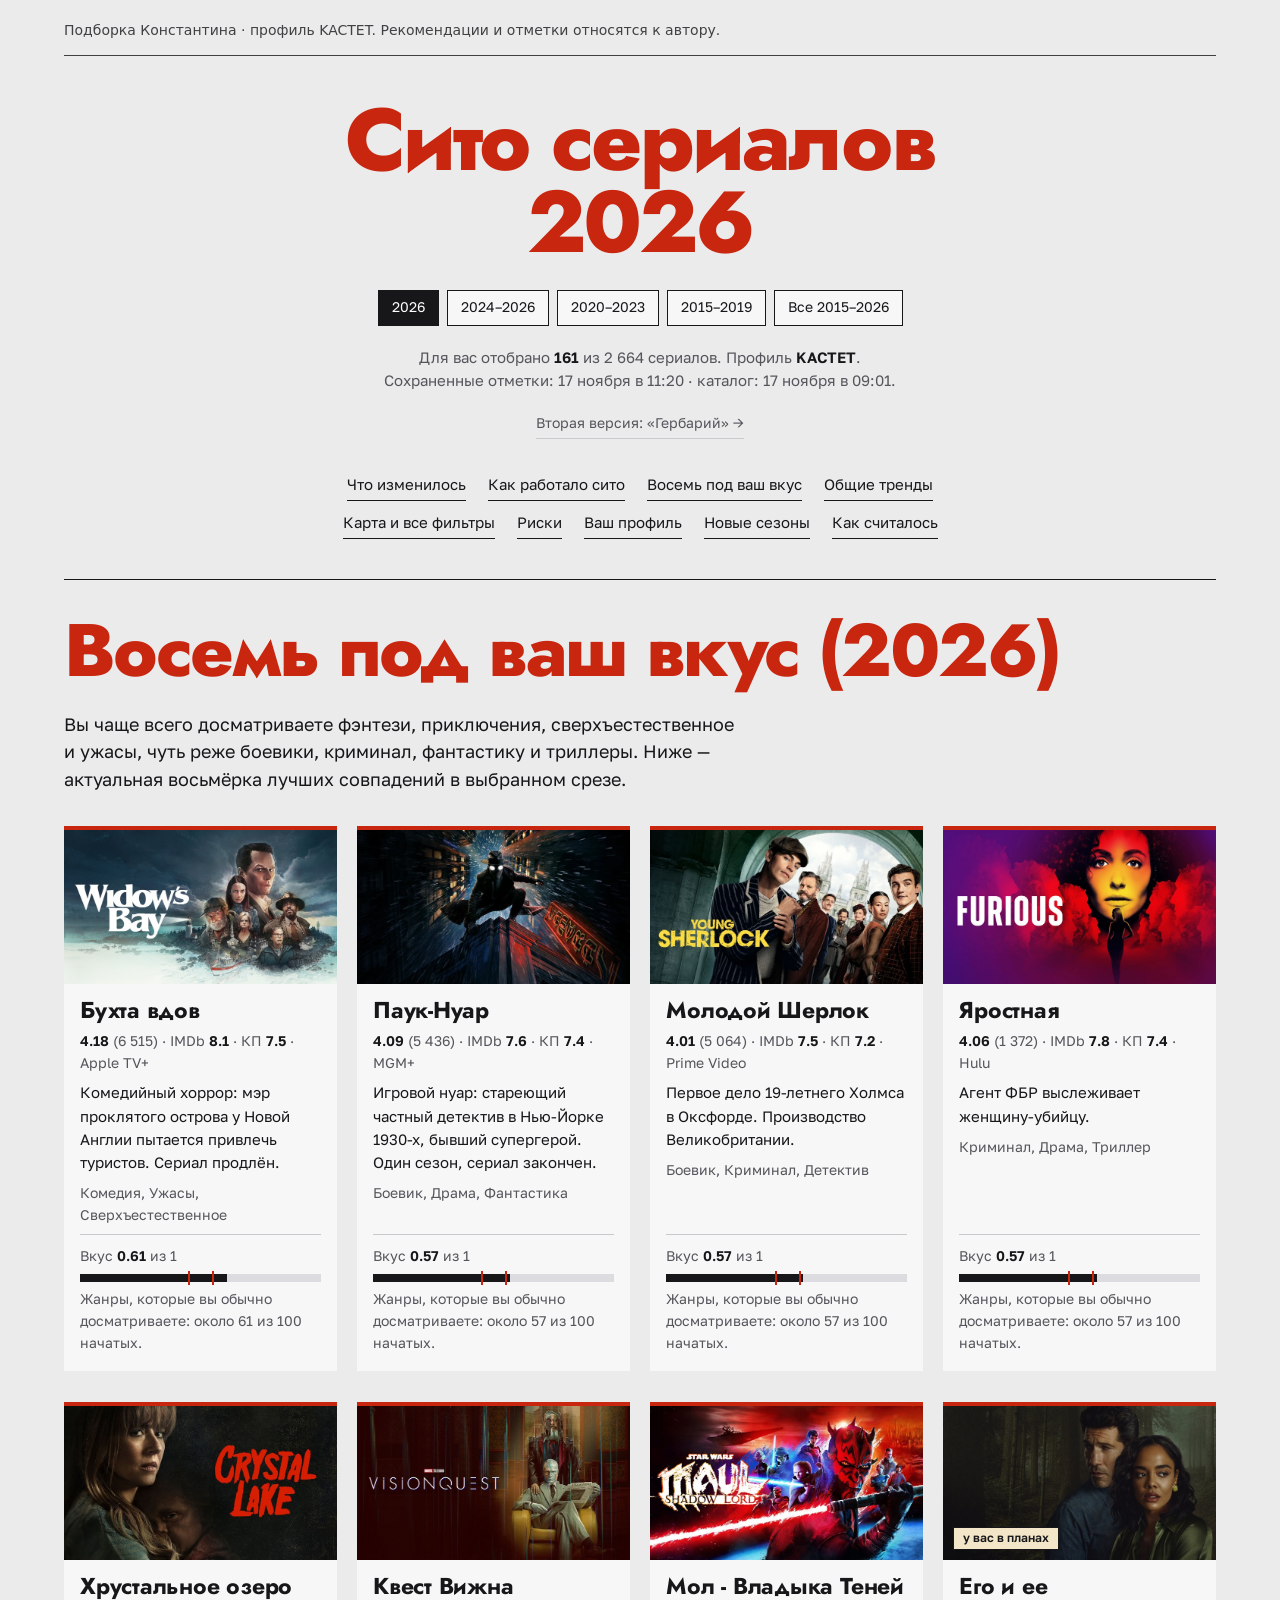
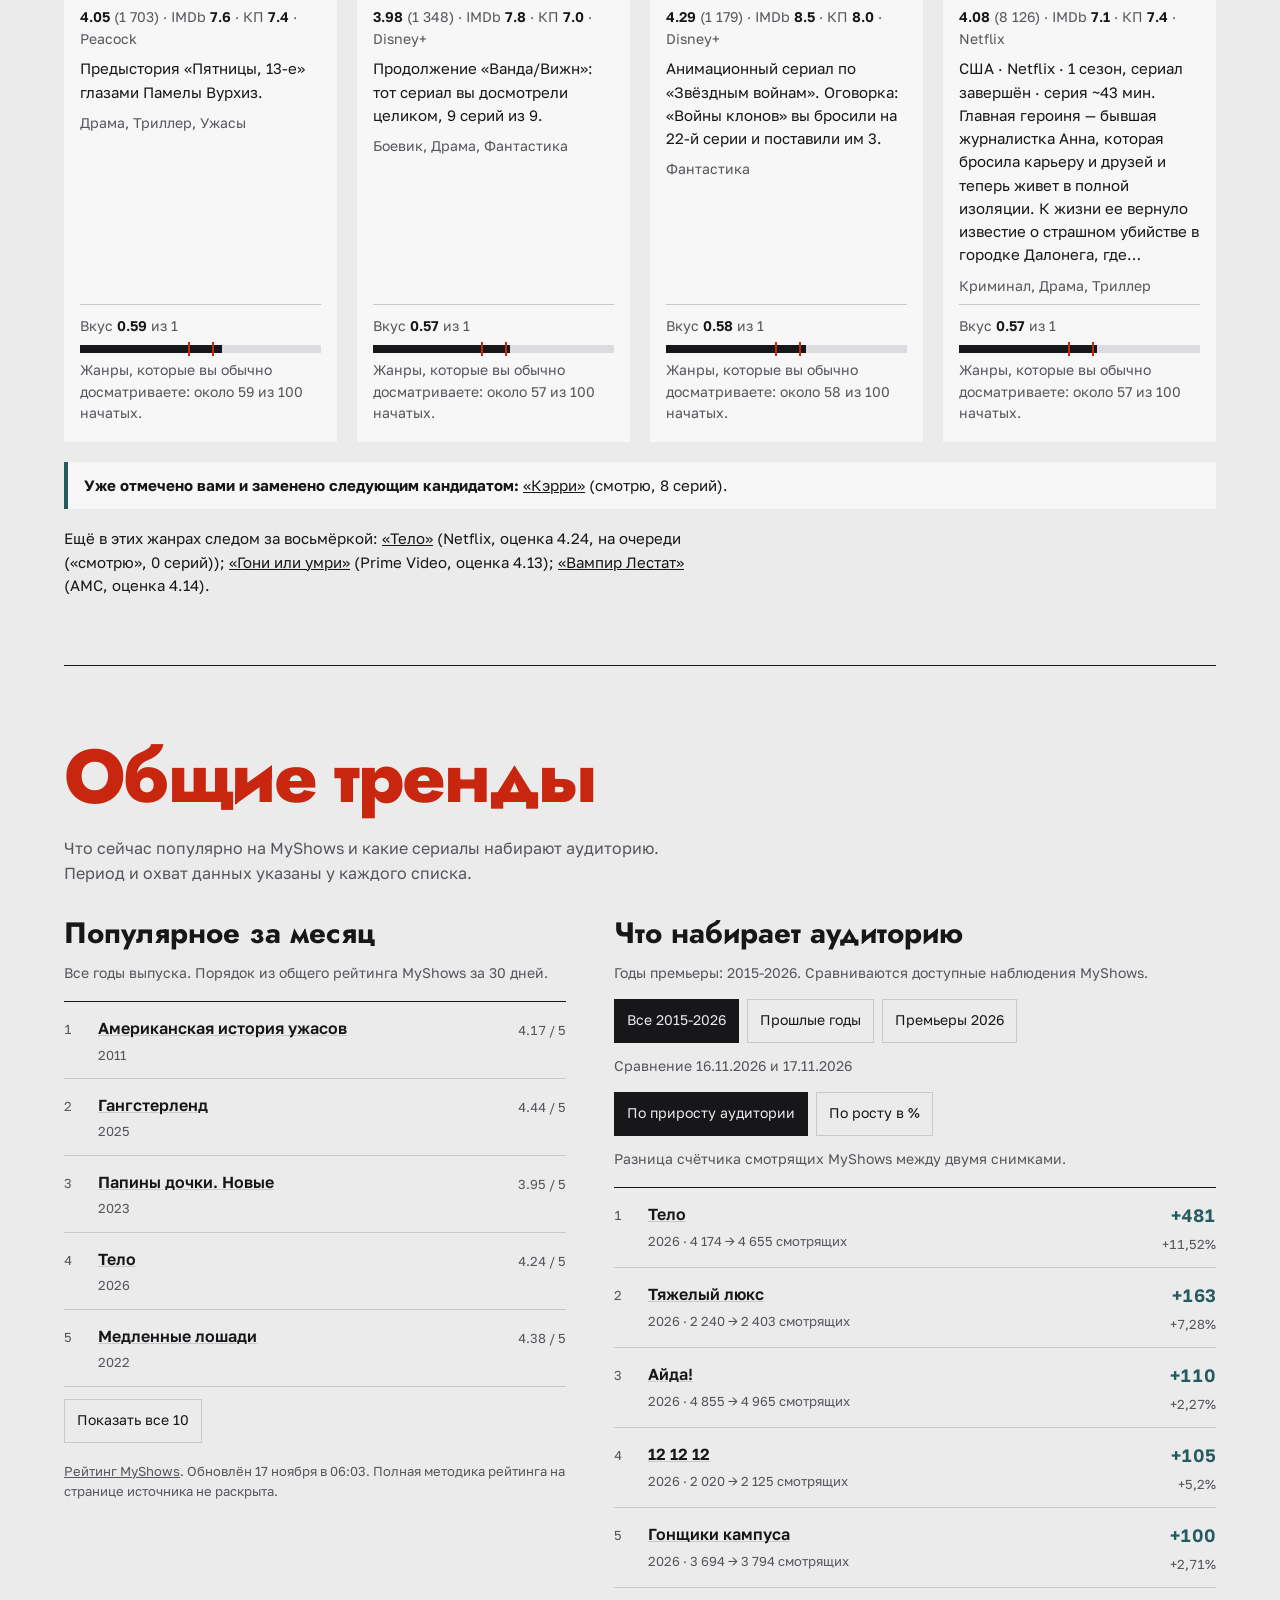
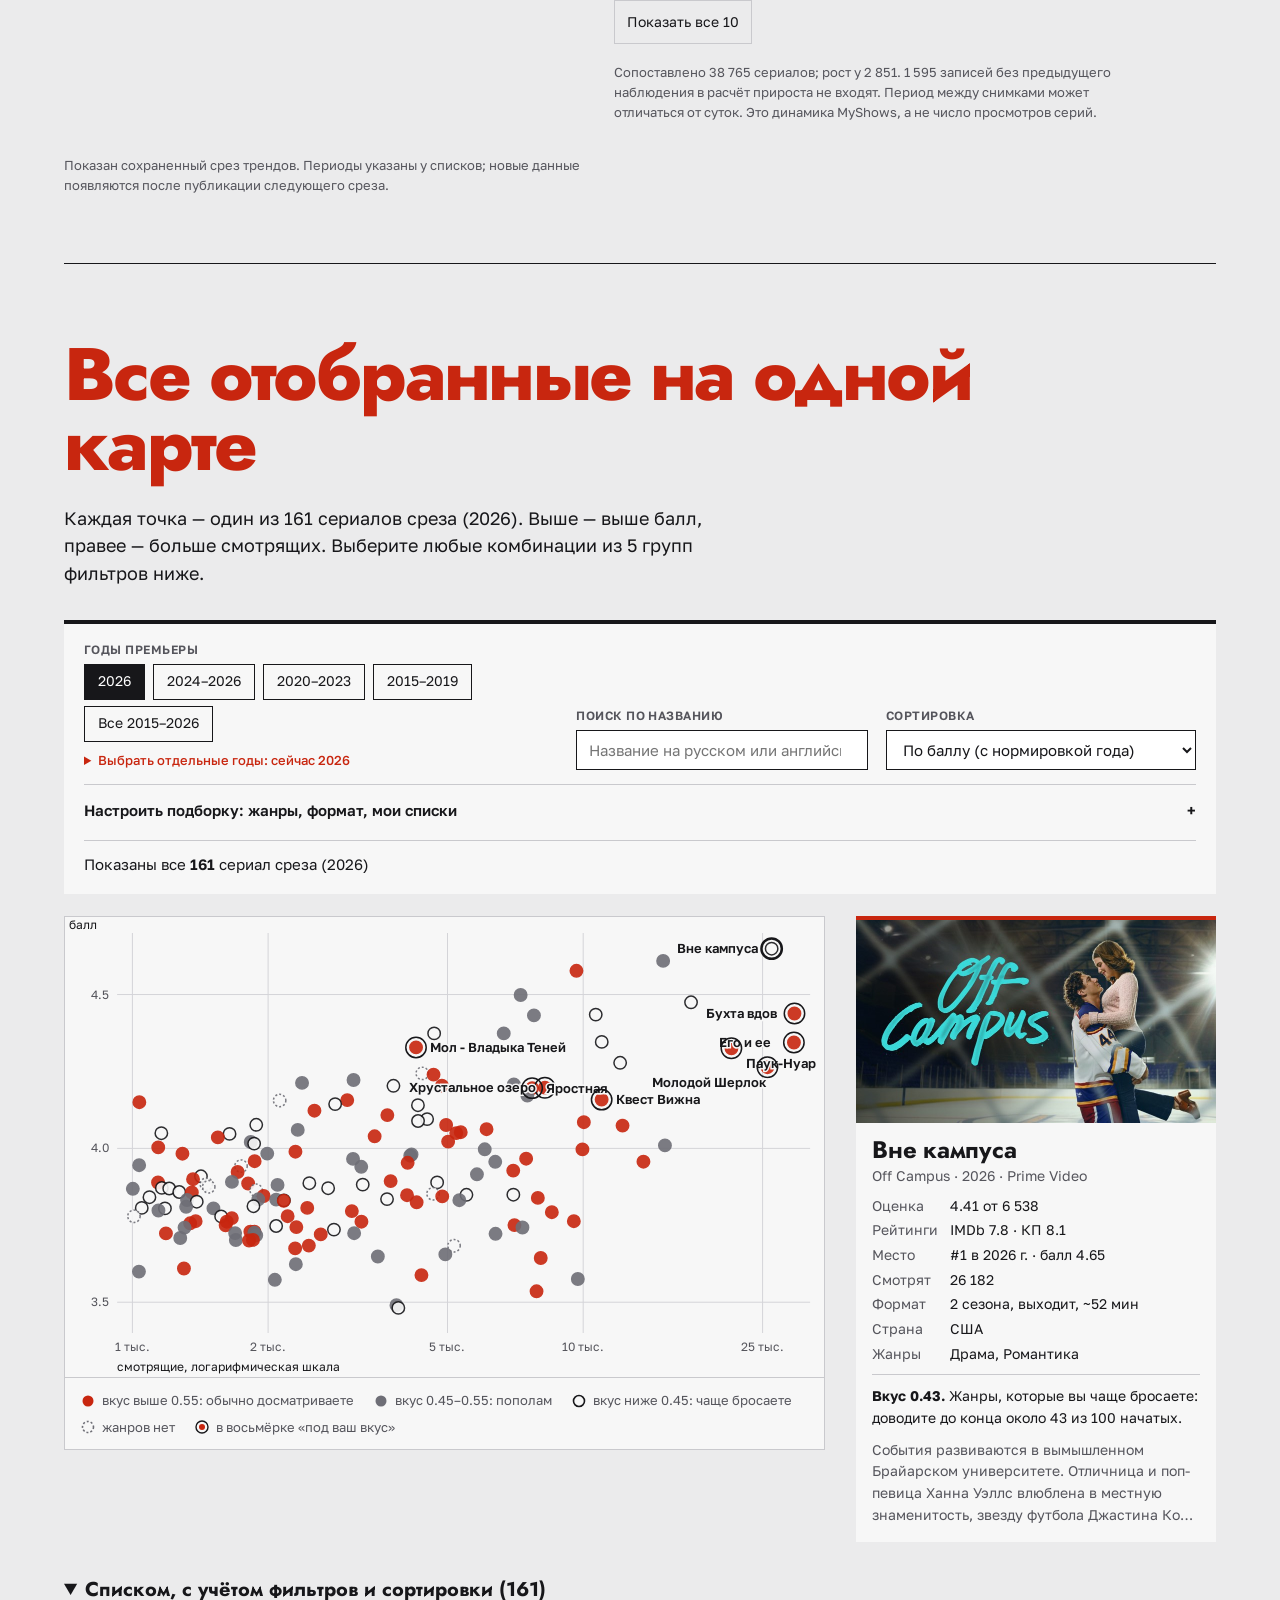
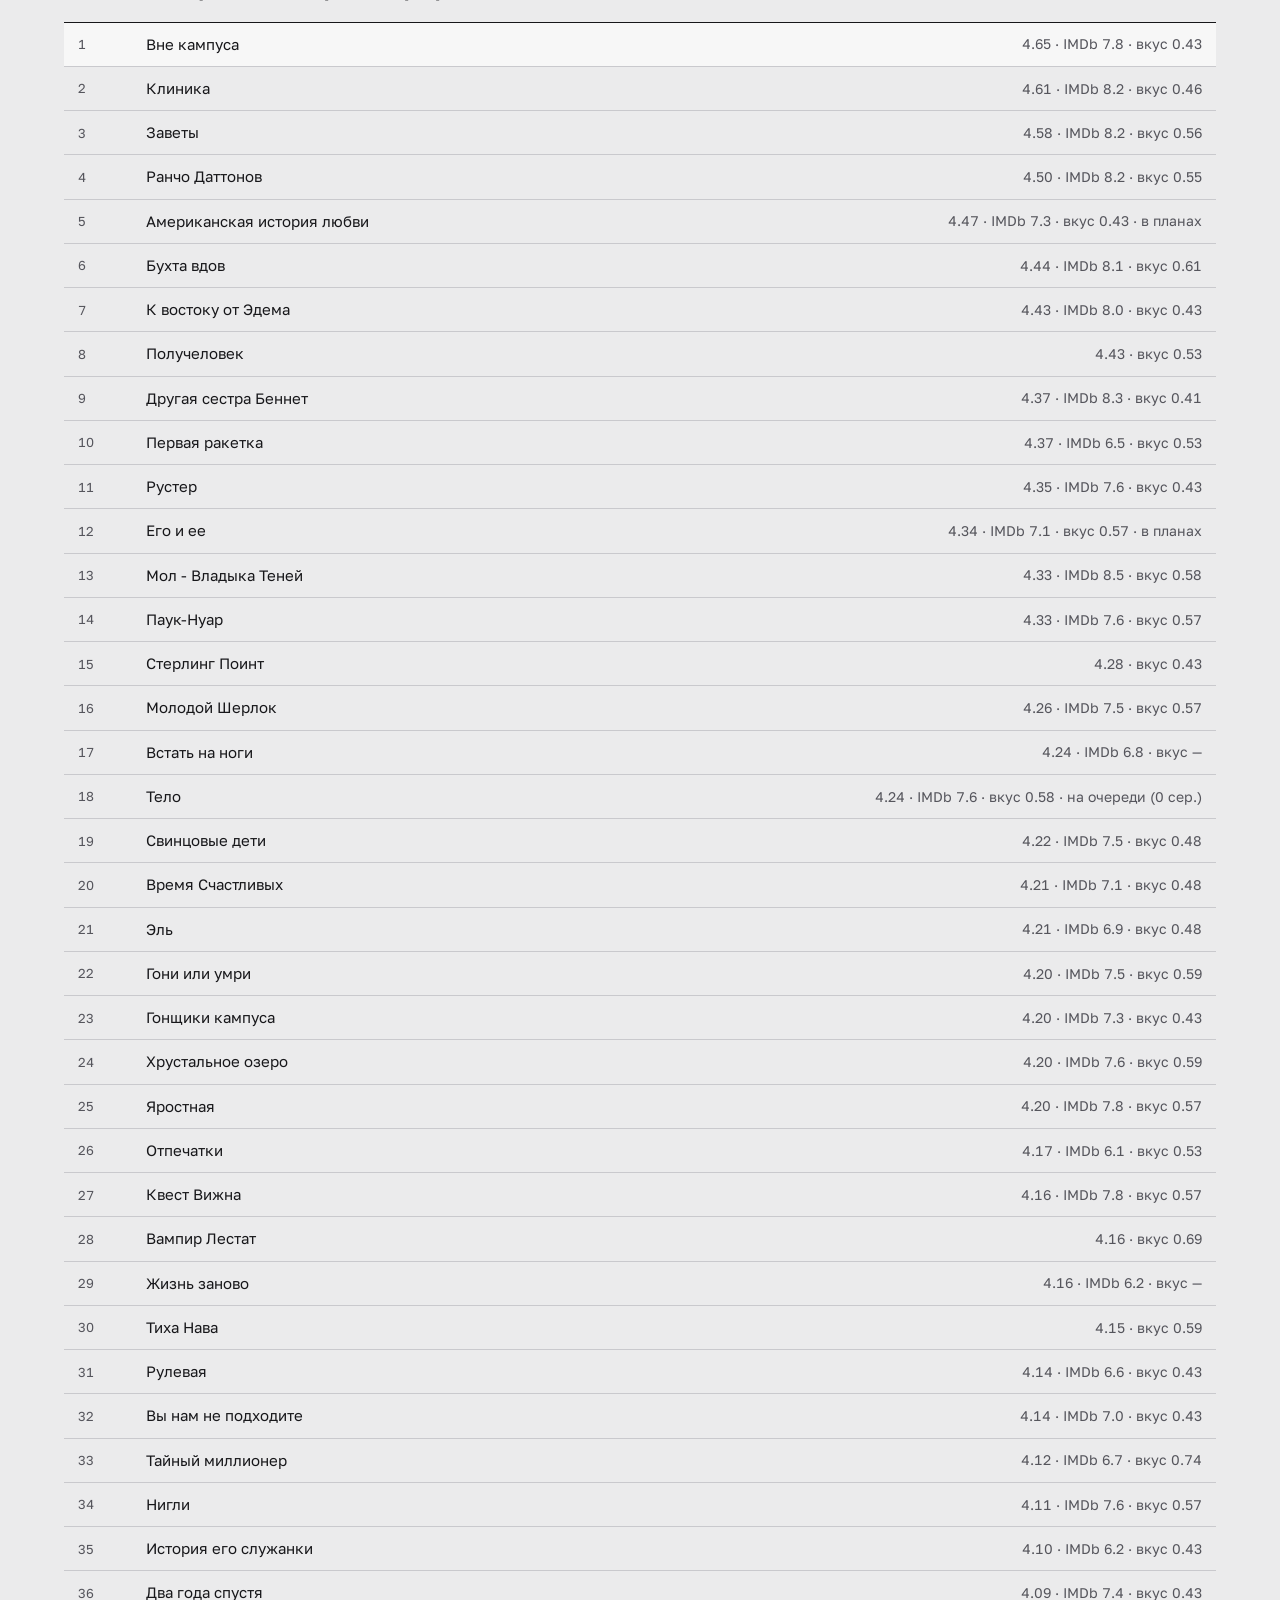
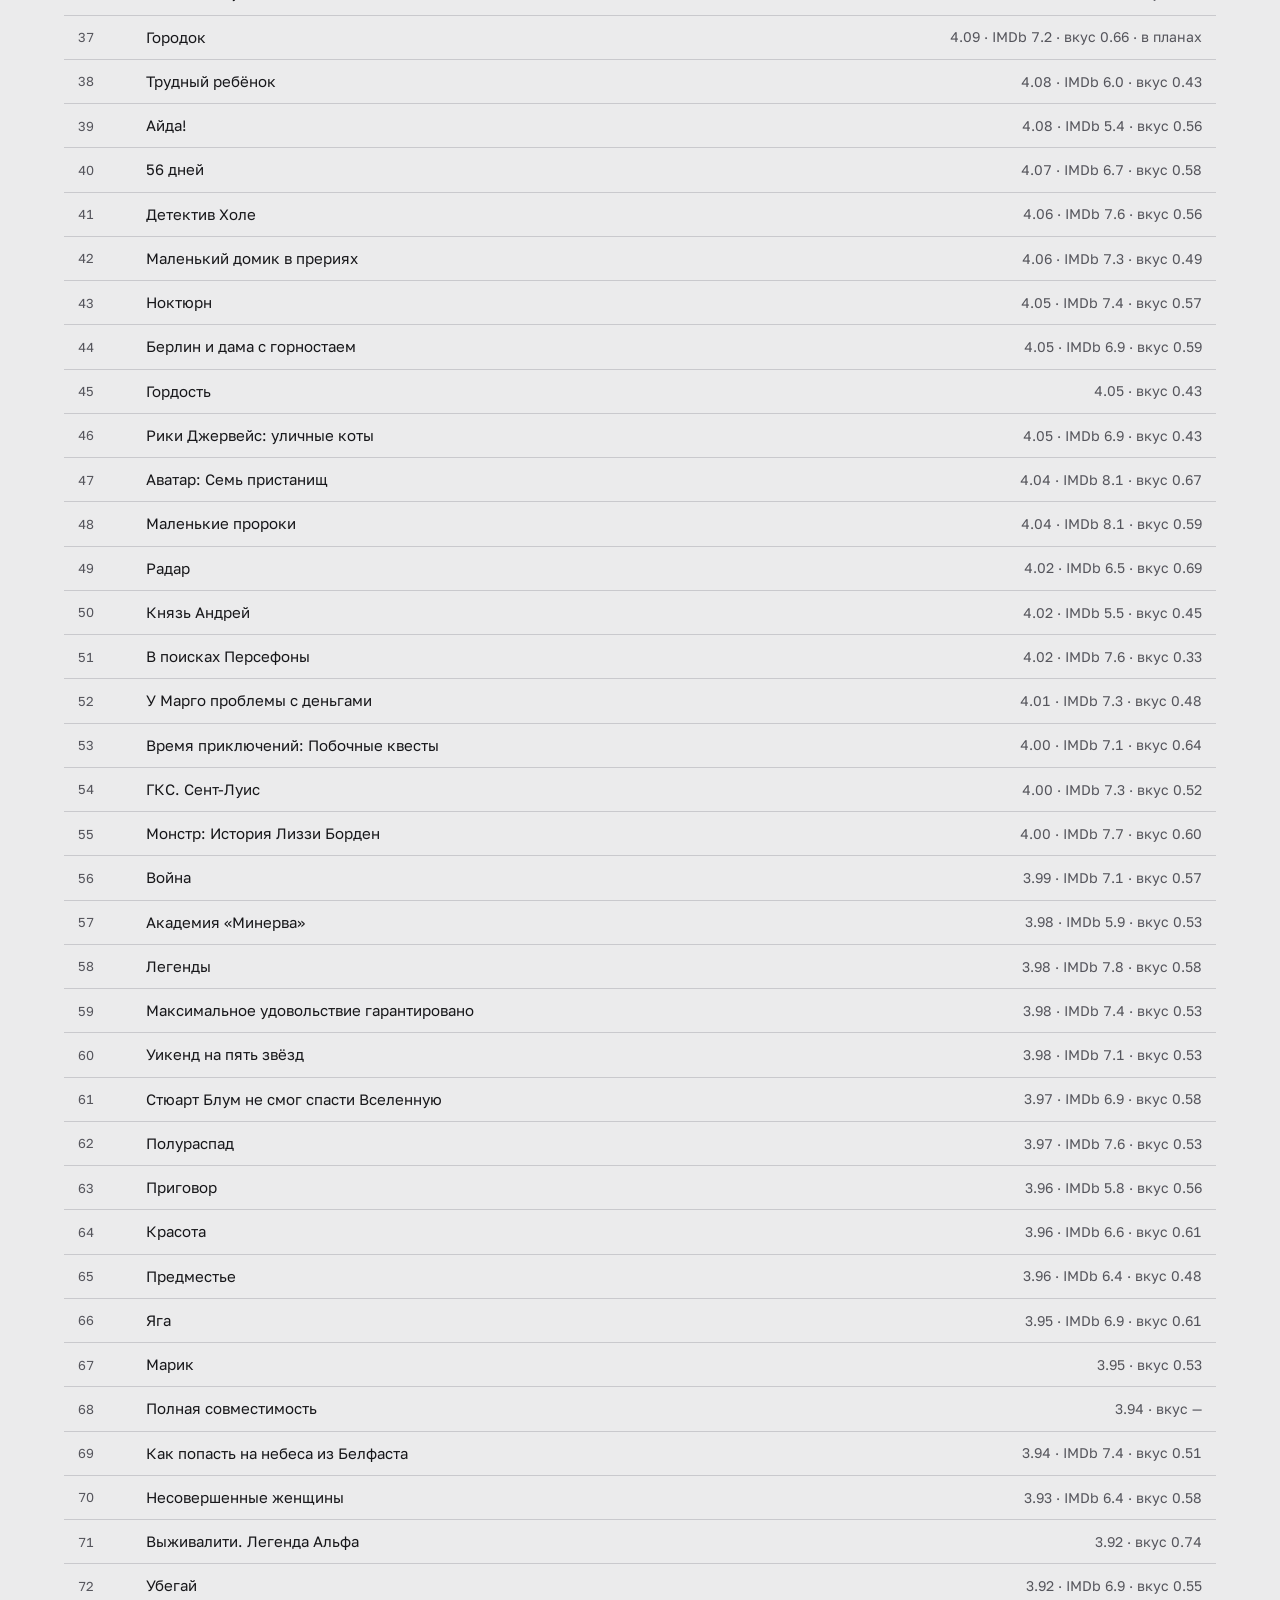
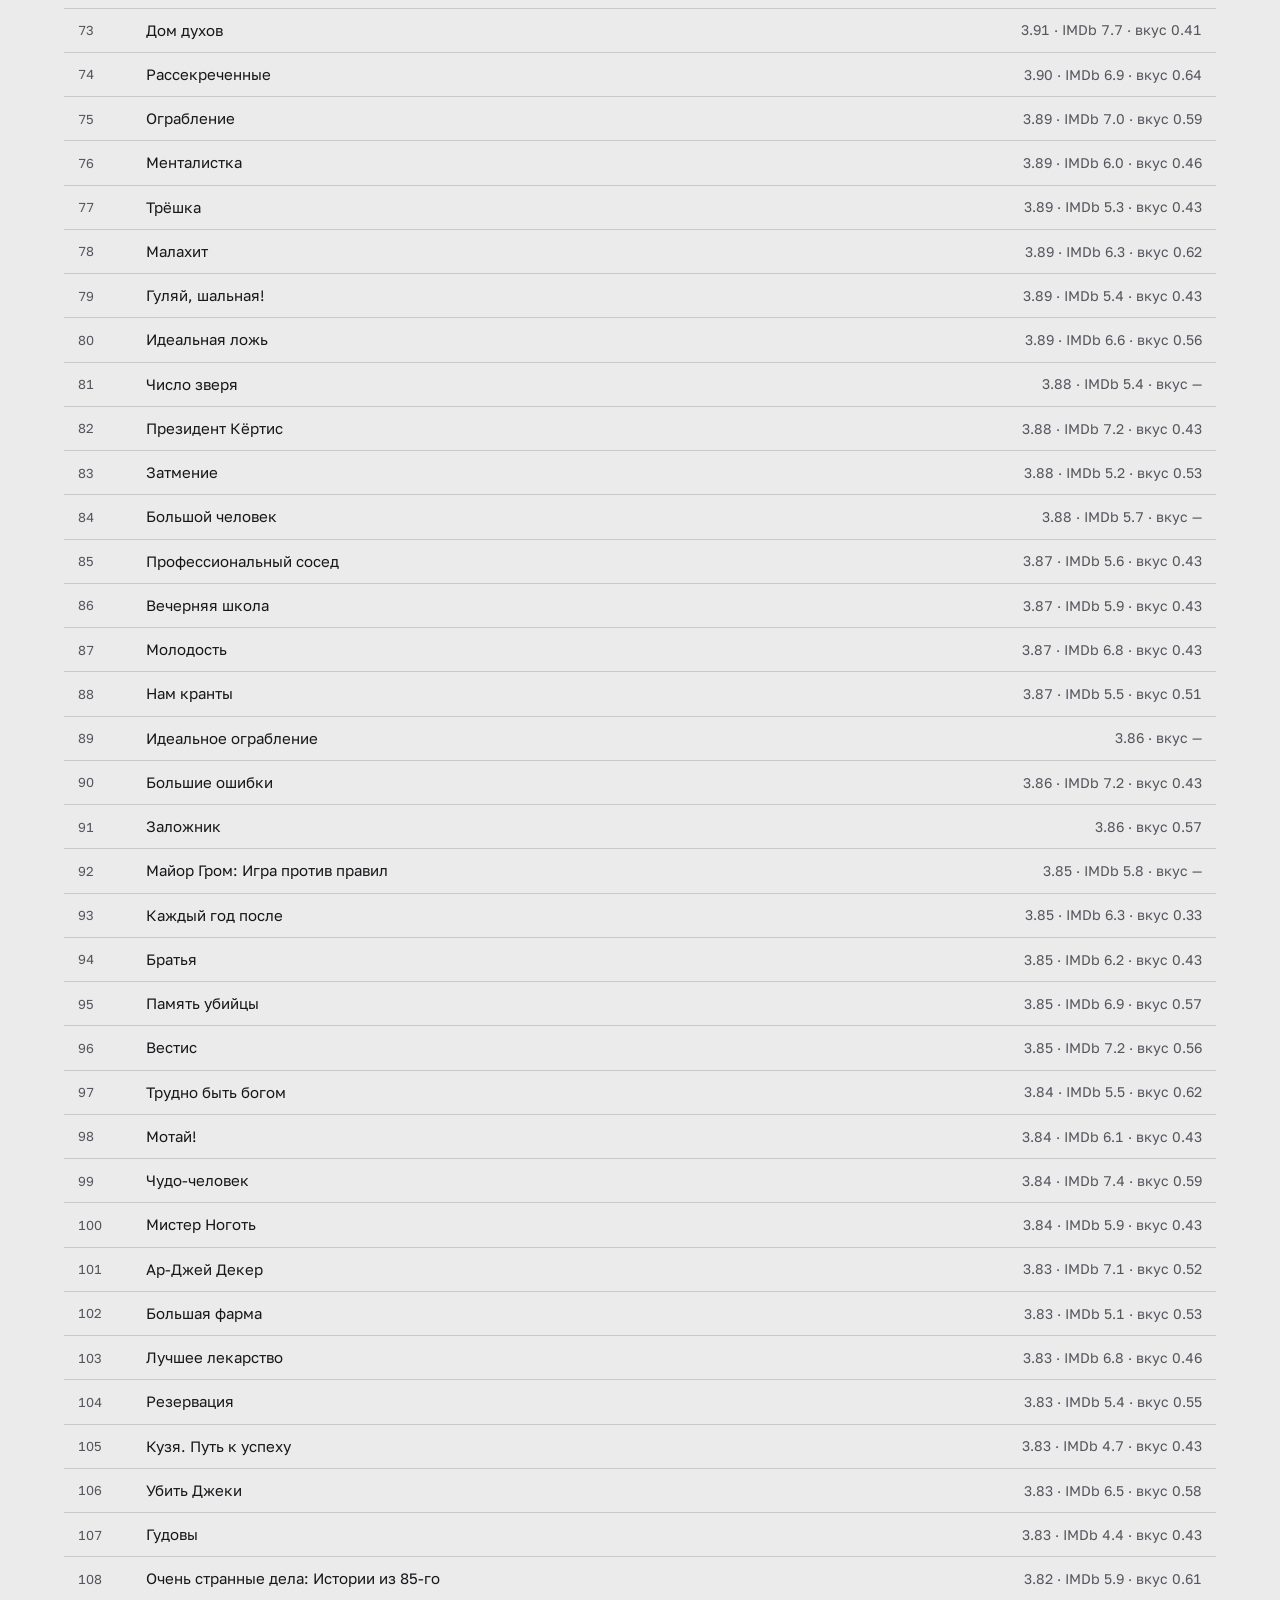
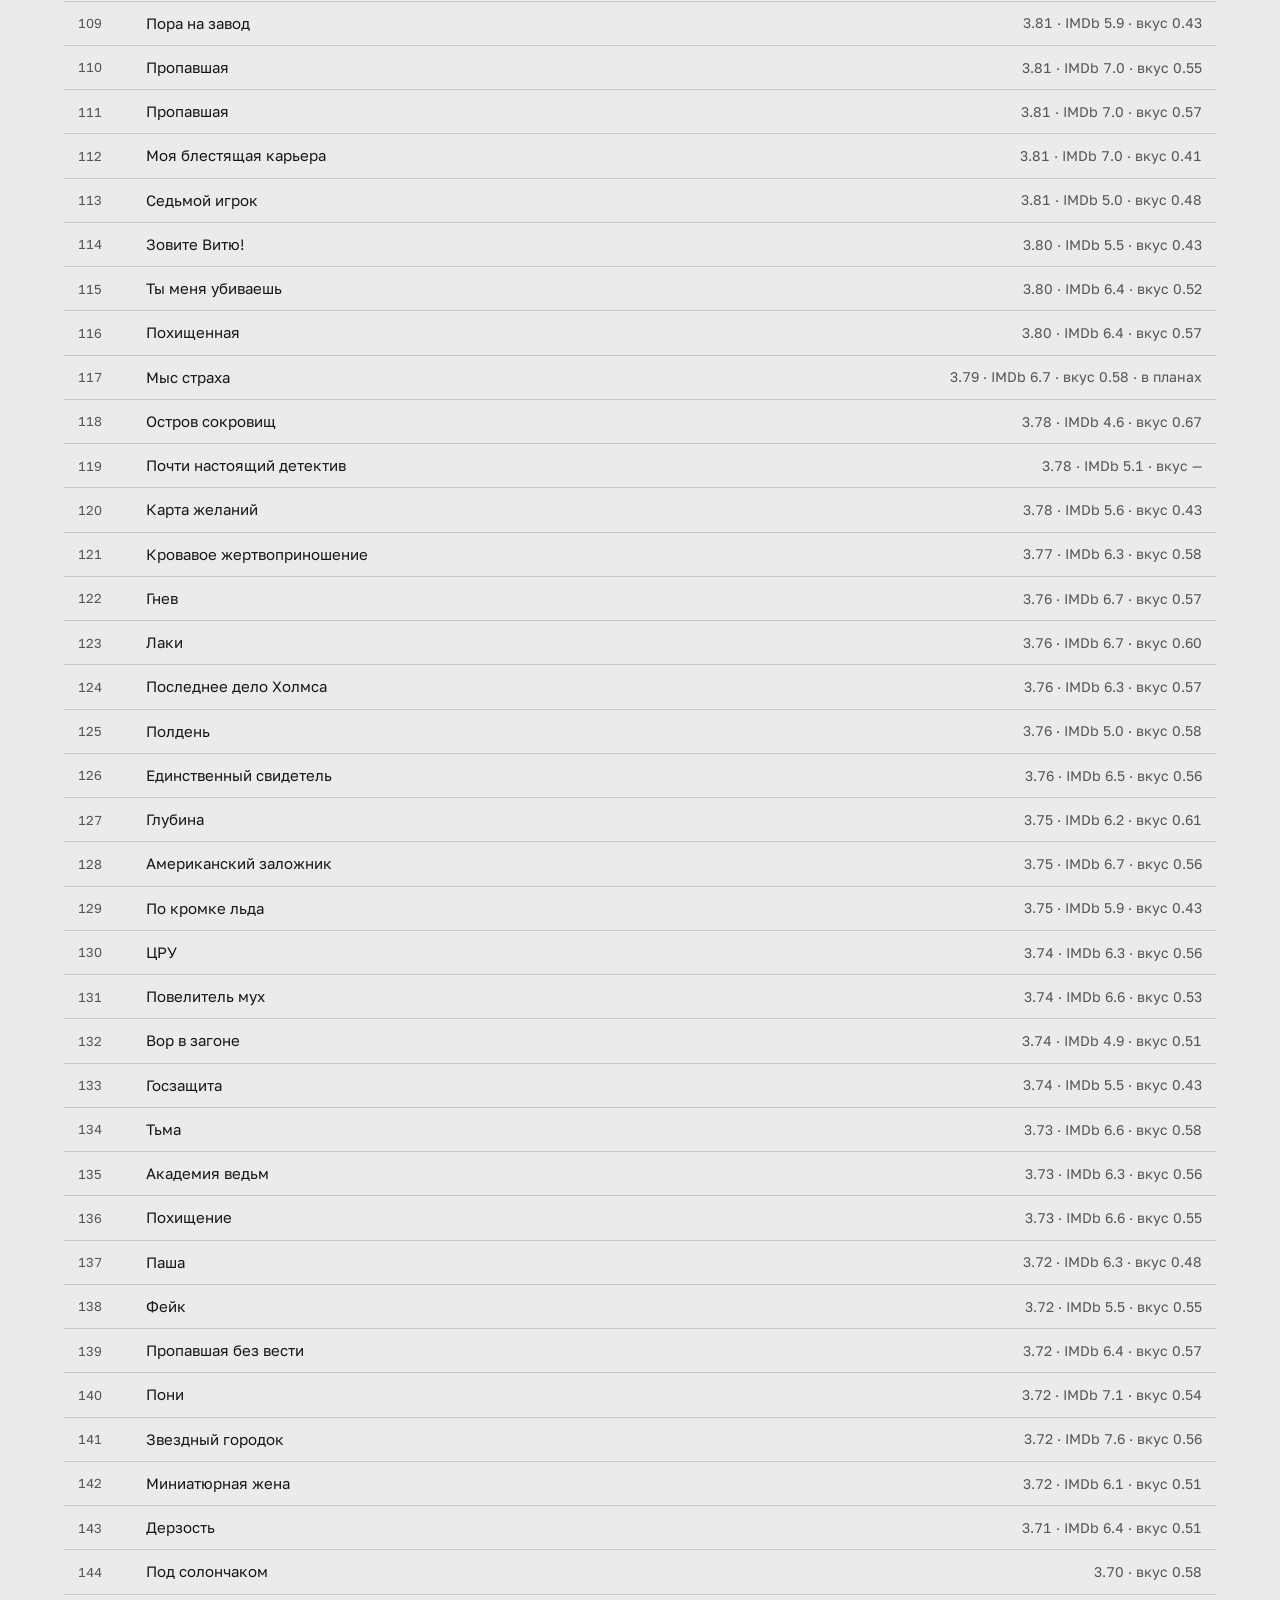
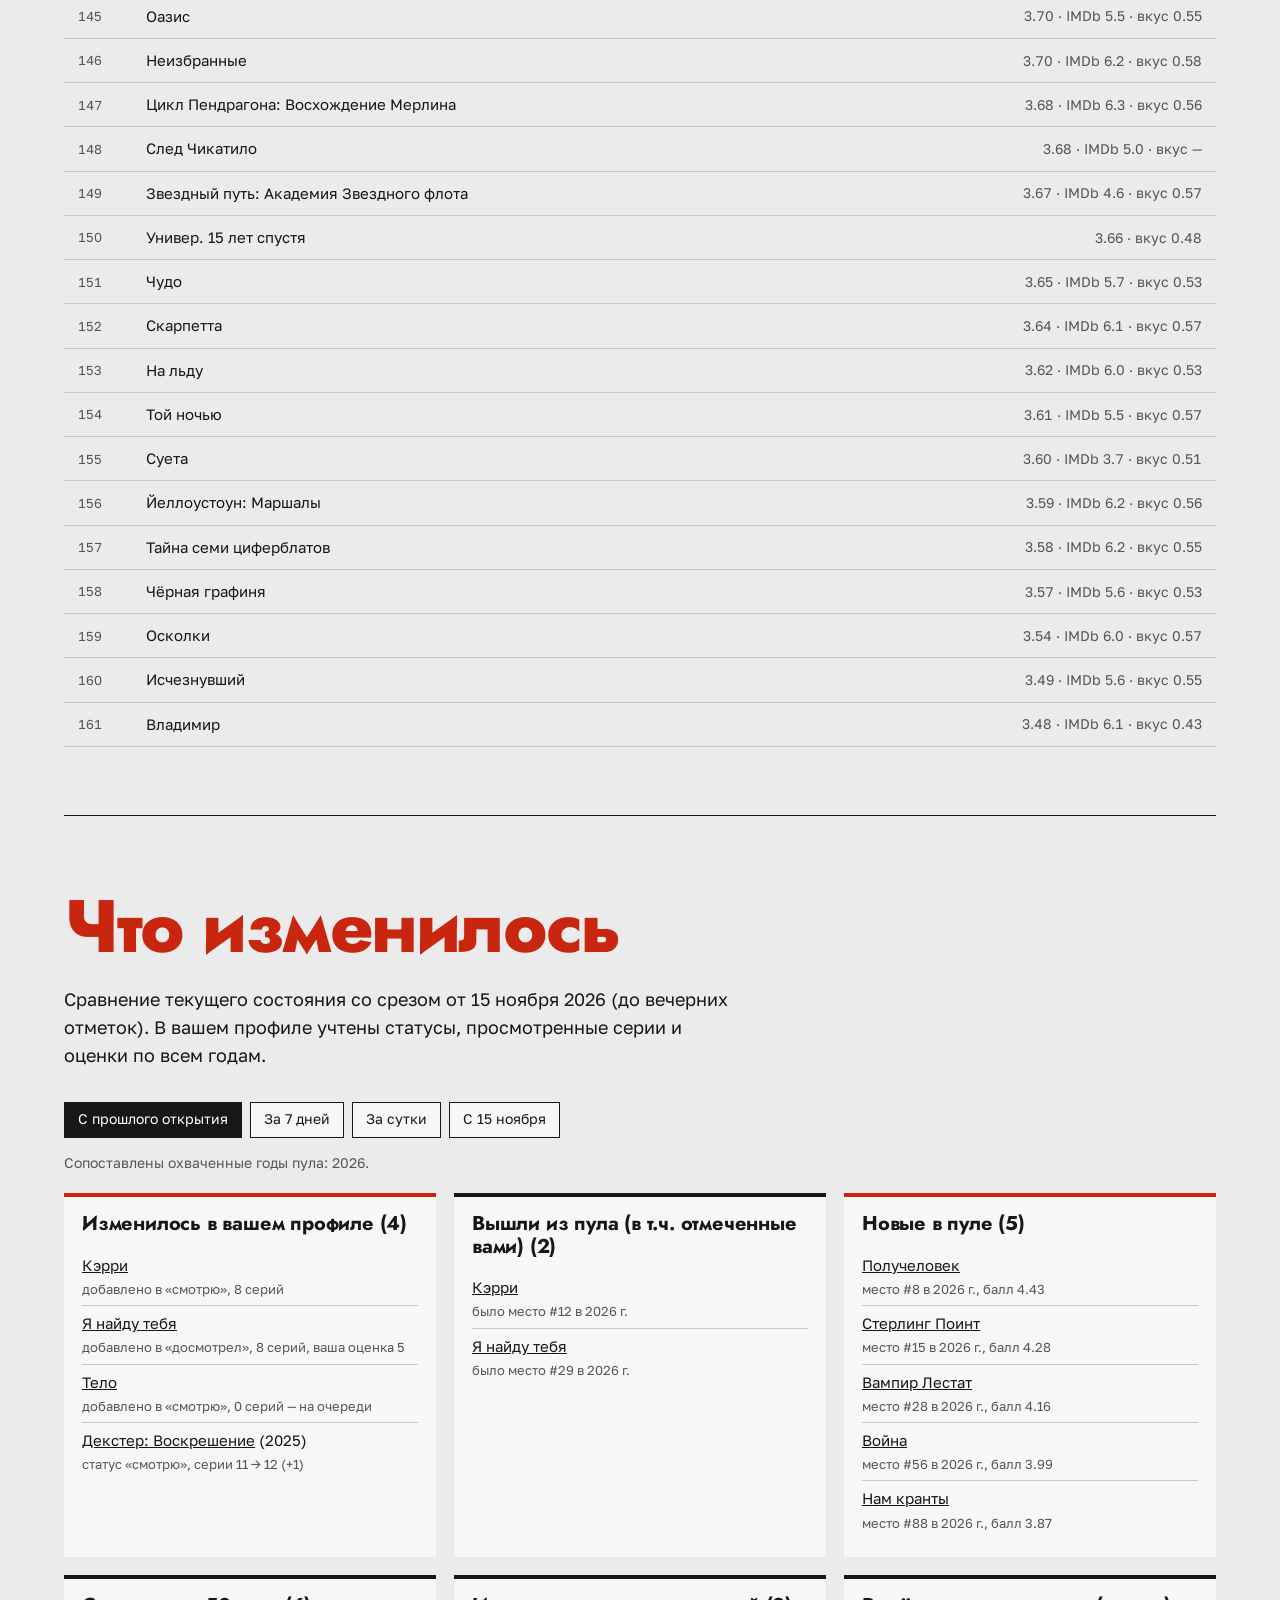
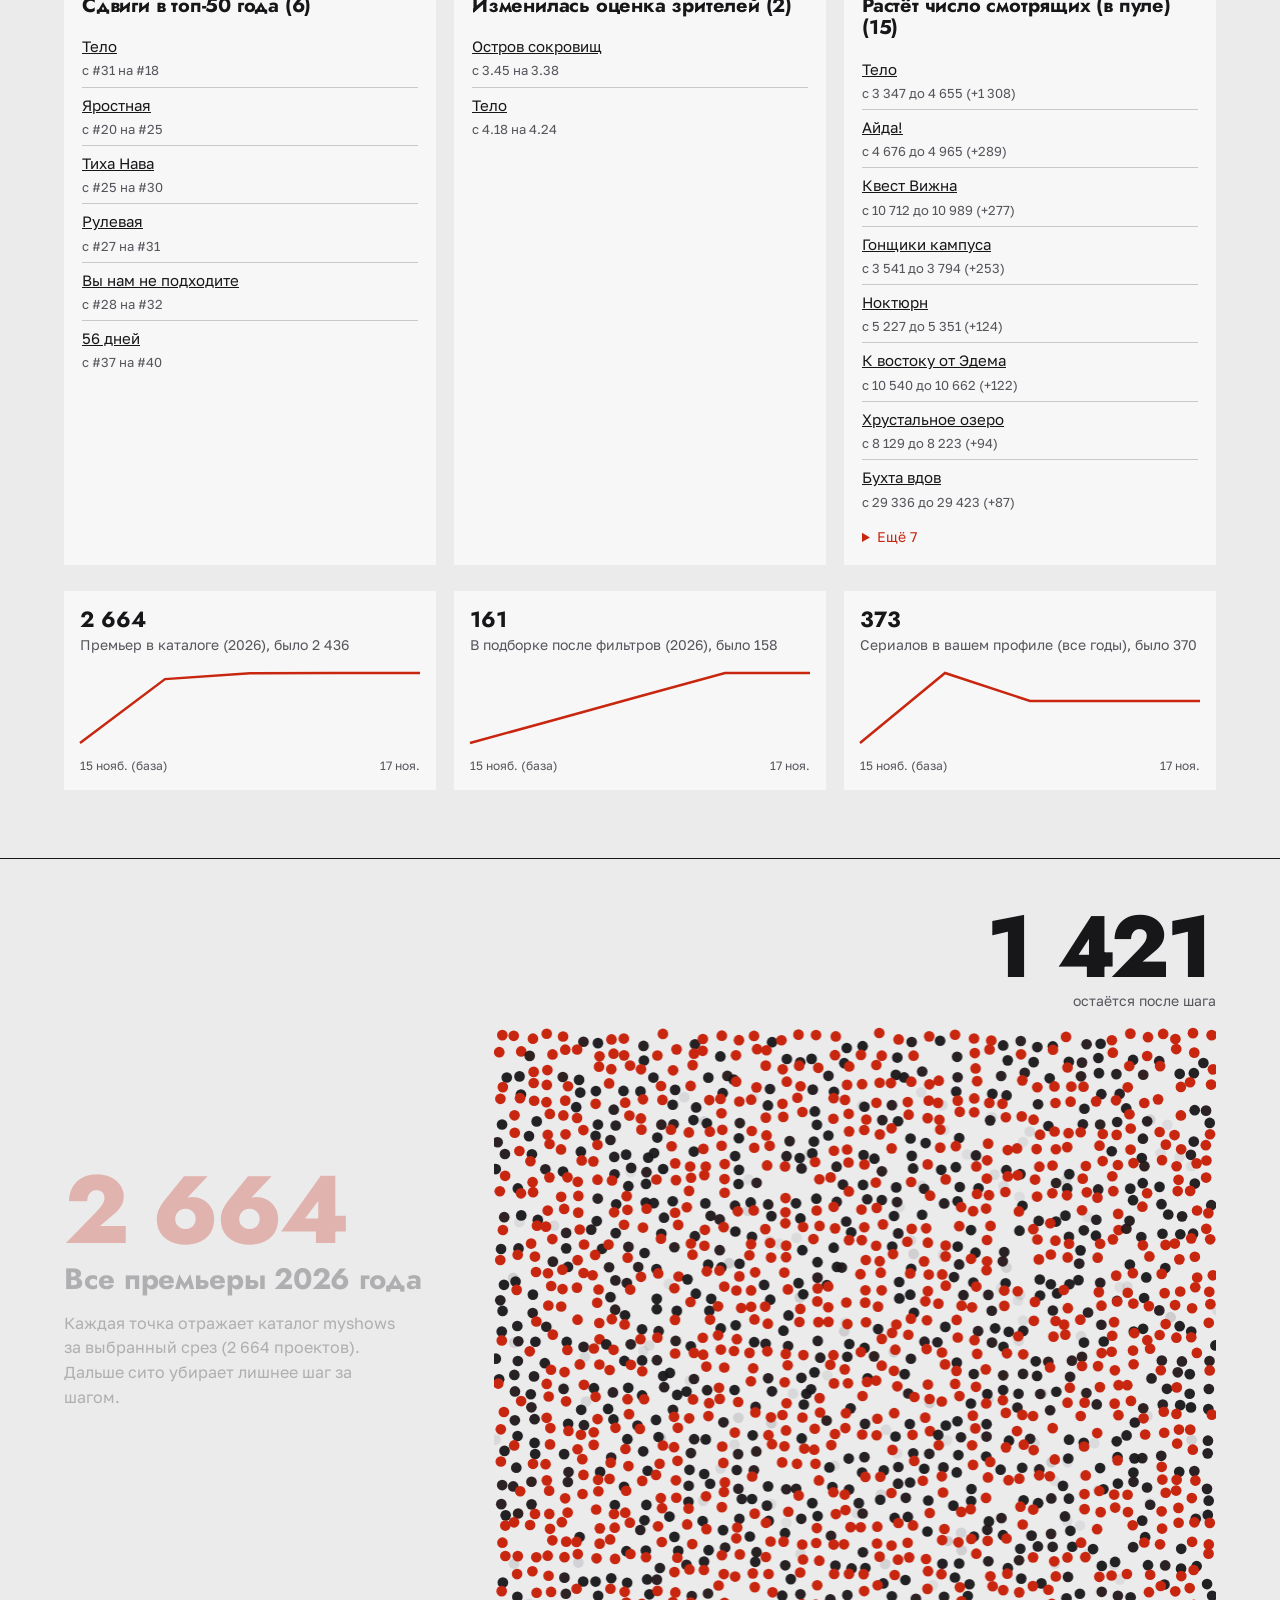
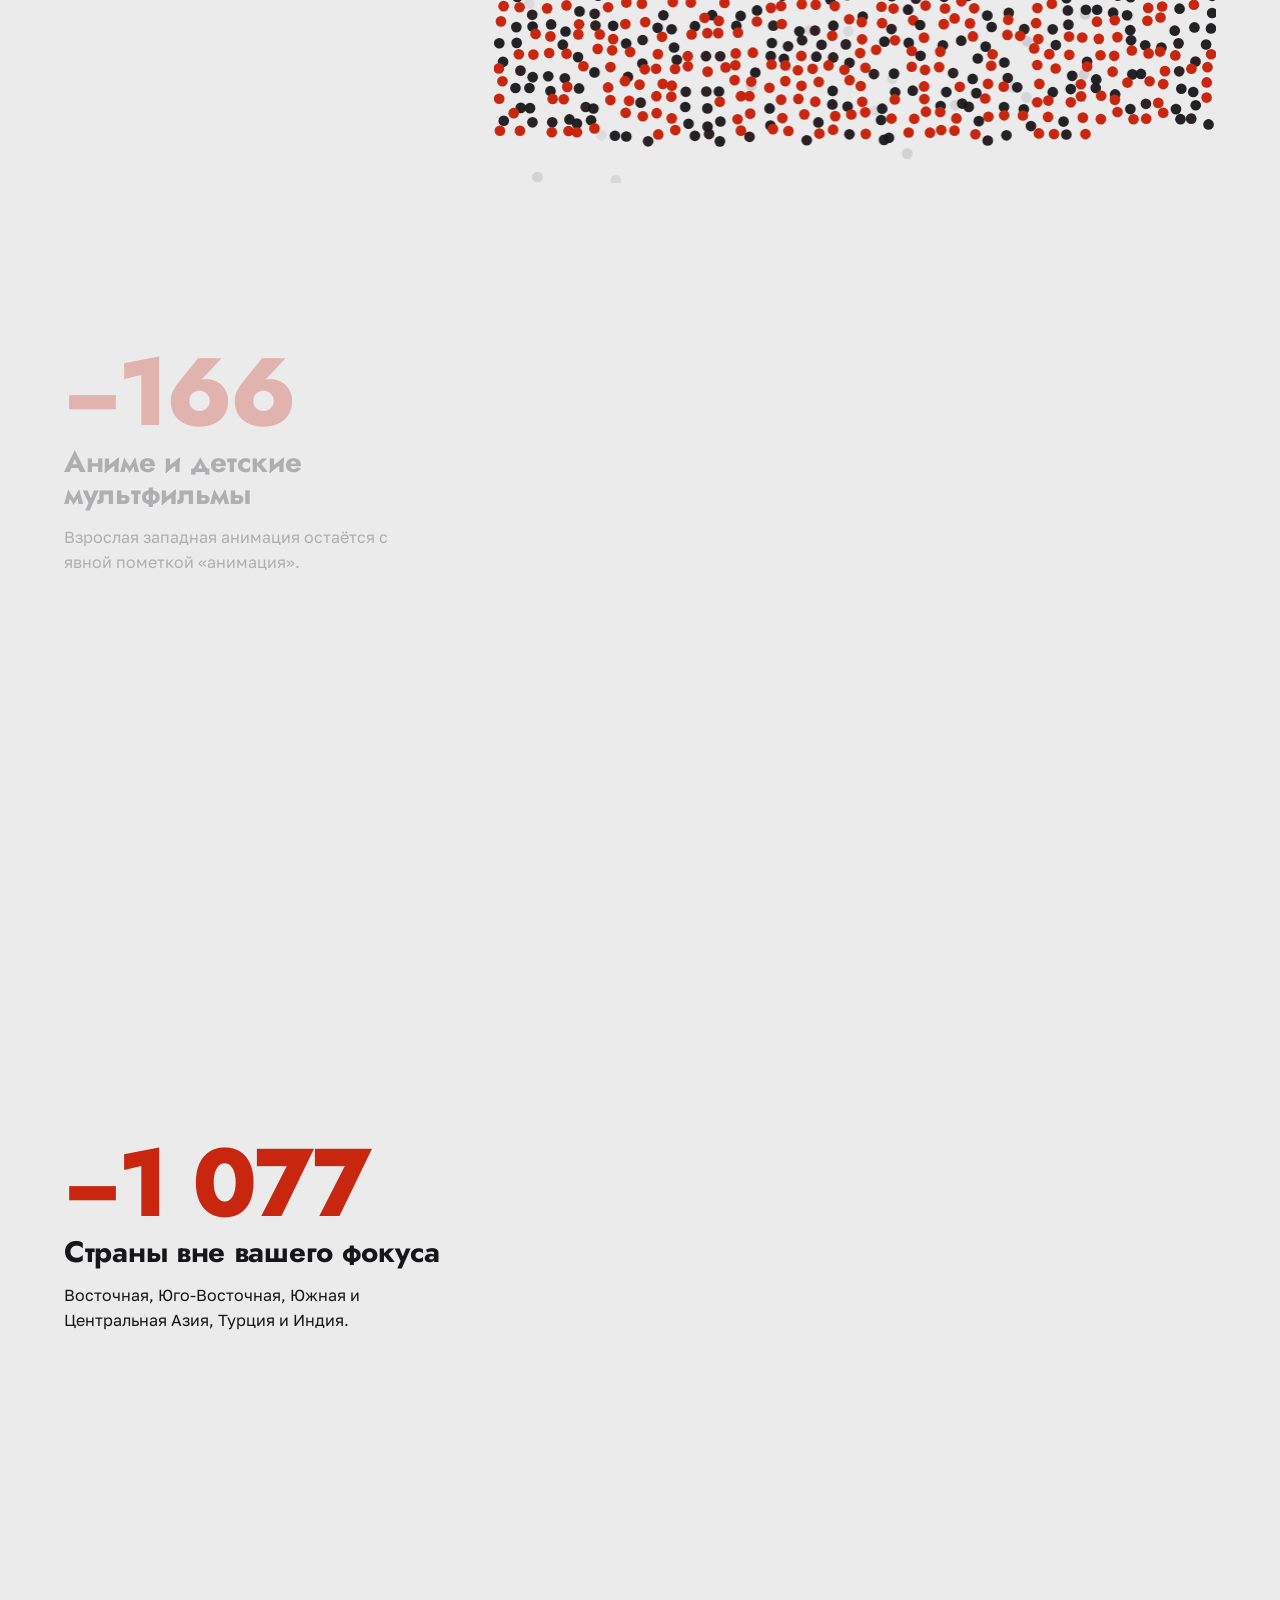
<file: sieve.html>
<!doctype html>
<html lang="ru">
<head>
<meta charset="utf-8">
<meta name="viewport" content="width=device-width, initial-scale=1">
<title>Сито: сериалы 2015–2026</title>
<link rel="preconnect" href="https://fonts.googleapis.com">
<link rel="preconnect" href="https://fonts.gstatic.com" crossorigin>
<link href="https://fonts.googleapis.com/css2?family=Golos+Text:wght@400;500;600&family=Jost:wght@500;700;800&display=swap" rel="stylesheet">
<style>
:root{
  --bg:#ebebec; --ink:#17171a; --mute:#55555c; --accent:#c8260f; --teal:#235b5f;
  --card:#f7f7f7; --line:#c9c9cd; --mid:#6e6e76; --plan-bg:#f3e5c8;
  --head:'Jost','Futura','Century Gothic',system-ui,sans-serif;
  --body:'Golos Text',system-ui,-apple-system,'Segoe UI',sans-serif;
  --gut:36px; --gut:clamp(18px,5vw,72px);
}
*{box-sizing:border-box}
html{scroll-behavior:smooth;overflow-x:clip}
body{margin:0;background:var(--bg);color:var(--ink);font:400 16px/1.55 var(--body);-webkit-font-smoothing:antialiased;overflow-x:clip}
a{color:inherit}
:focus-visible{outline:3px solid var(--accent);outline-offset:2px}
button,select,input{font:inherit;color:inherit}
.sr{position:absolute;width:1px;height:1px;overflow:hidden;clip:rect(0 0 0 0);white-space:nowrap}
[hidden]{display:none!important}

/* Общие секции */
.sec{margin:0 var(--gut);padding:76px 0 68px;border-top:1px solid var(--ink)}
.sec h2{font-family:var(--head);font-weight:800;font-size:56px;font-size:clamp(36px,5.8vw,92px);line-height:.95;letter-spacing:-.035em;color:var(--accent);margin:0 0 .32em;max-width:20ch}
.sec .lead{font-size:18px;max-width:62ch;margin:0 0 32px}
.sec h3{font-family:var(--head);font-weight:700;font-size:24px;font-size:clamp(21px,2vw,28px);line-height:1.12;letter-spacing:-.01em;margin:0 0 .5em}
.small{font-size:14px;color:var(--mute)}
.small b{color:var(--ink);font-weight:600}

/* ---------- Титул ---------- */
.hero{min-height:auto;display:flex;flex-direction:column;justify-content:center;align-items:center;text-align:center;padding:44px var(--gut) 40px;position:relative}
.hero h1{font-family:var(--head);font-weight:800;font-size:68px;font-size:clamp(38px,6.8vw,96px);line-height:.94;letter-spacing:-.035em;margin:0;color:var(--accent);max-width:none}
.hero h1 span{display:block}
@media (min-width:760px){.hero h1 span{white-space:nowrap}}
.hero-years{display:flex;flex-wrap:wrap;gap:8px;justify-content:center;margin:26px 0 0}
.byline{margin:20px 0 0;font-size:15px;color:var(--mute);max-width:58ch}
.byline b{font-weight:600;color:var(--ink)}
.hero-actions{display:flex;flex-wrap:wrap;gap:10px 16px;justify-content:center;align-items:center;margin:16px 0 0}
.btn-act{height:42px;padding:0 18px;background:var(--ink);color:#fff;border:1px solid var(--ink);cursor:pointer;font:600 14px/1 var(--body);display:inline-flex;align-items:center;gap:8px}
.btn-act:hover{background:var(--accent);border-color:var(--accent)}
.btn-act[disabled]{opacity:.6;cursor:wait}
.alt-ver{font-size:14px;color:var(--mute);text-decoration:none;border-bottom:1px solid var(--line);padding:4px 0}
.alt-ver:hover{color:var(--accent);border-color:var(--accent)}
.st-banner{margin:10px 0 0;font-size:13px;color:var(--mute);max-width:62ch}
.st-banner.err{color:var(--accent);font-weight:500}
.toc{display:flex;flex-wrap:wrap;gap:6px 22px;justify-content:center;margin:20px 0 0;padding:0;list-style:none;font-size:15px;max-width:68ch}
.toc a{text-decoration:none;border-bottom:1px solid var(--ink);padding:4px 0;display:inline-block}
.toc a:hover{color:var(--accent);border-color:var(--accent)}
.cue{position:absolute;bottom:20px;left:50%;transform:translateX(-50%);font-size:13px;color:var(--mute);display:flex;flex-direction:column;align-items:center;gap:6px}
.cue i{display:block;width:1px;height:26px;background:var(--mute);animation:cue 1.8s ease-in-out infinite;transform-origin:top}
@keyframes cue{0%{transform:scaleY(0)}60%{transform:scaleY(1)}100%{transform:scaleY(1);opacity:0}}

/* Кнопки-переключатели */
.tg{min-height:36px;padding:6px 13px;background:var(--card);border:1px solid var(--ink);cursor:pointer;font-size:14px;line-height:1.2;display:inline-flex;align-items:center;gap:6px}
.tg:hover{border-color:var(--accent)}
.tg[aria-pressed="true"]{background:var(--ink);color:#fff;border-color:var(--ink)}
.tg.minus[aria-pressed="true"]{background:var(--accent);color:#fff;border-color:var(--accent);text-decoration:line-through}
.tg.reset{border-color:var(--accent);color:var(--accent);background:transparent}
.link-inline{background:none;border:0;color:var(--accent);text-decoration:underline;cursor:pointer;padding:2px 0;font-weight:500}

/* ---------- Что изменилось (4 окна) ---------- */
.win-bar{display:flex;flex-wrap:wrap;gap:8px;margin:0 0 14px}
.win-note{font-size:14px;color:var(--mute);margin:0 0 20px;max-width:74ch}
.chg-grid{display:grid;grid-template-columns:repeat(auto-fill,minmax(min(100%,300px),1fr));gap:18px}
.chg-box{background:var(--card);border-top:4px solid var(--ink);padding:16px 18px 18px;min-width:0}
.chg-box.acc{border-top-color:var(--accent)}
.chg-box h3{font-size:20px;margin:0 0 .6em}
.chg-box ul{margin:0;padding:0;list-style:none;font-size:15px}
.chg-box li{padding:6px 0;border-top:1px solid var(--line)}
.chg-box li:first-child{border-top:0}
.chg-box li span{color:var(--mute);display:block;font-size:13px;margin-top:2px}
.chg-box details summary{cursor:pointer;font-size:14px;color:var(--accent);padding:8px 0 0}
.empty-panel{background:var(--card);border-left:4px solid var(--ink);padding:18px 20px;font-size:15px;color:var(--mute)}
.hist{display:grid;grid-template-columns:repeat(auto-fit,minmax(min(100%,260px),1fr));gap:18px;margin-top:26px}
.hist figure{margin:0;background:var(--card);padding:16px 16px 14px;min-width:0}
.hist figcaption{font-size:14px;color:var(--mute)}
.hist figcaption b{display:block;font:700 22px/1.1 var(--head);color:var(--ink);margin-bottom:2px}
.hist svg{display:block;width:100%;height:86px;margin:10px 0 6px;overflow:visible}
.hist .ax{display:flex;justify-content:space-between;font-size:12px;color:var(--mute)}

/* ---------- Воронка на холсте ---------- */
.funnel{display:grid;grid-template-columns:minmax(290px,34%) minmax(0,1fr);gap:0 clamp(16px,3vw,48px);padding:24px var(--gut) 16px;position:relative;border-top:1px solid var(--ink)}
.steps{grid-column:1;grid-row:1;padding-top:24px}
.stage{grid-column:2;grid-row:1;position:sticky;top:0;height:100svh;align-self:start}
#cv{position:absolute;inset:0;width:100%;height:100%;display:block;touch-action:pan-y}
.step{min-height:86svh;display:flex;flex-direction:column;justify-content:center;padding:6svh 0;opacity:.28;transition:opacity .35s}
.step.on{opacity:1}
.step.last{min-height:118svh;justify-content:flex-start;padding-top:32svh}
.step .n{font-family:var(--head);font-weight:800;font-size:76px;font-size:clamp(56px,7.5vw,118px);line-height:.9;letter-spacing:-.03em;color:var(--accent);margin:0}
.step h2{font-family:var(--head);font-weight:700;font-size:28px;font-size:clamp(22px,2.3vw,32px);line-height:1.1;margin:.35em 0 .5em;letter-spacing:-.01em;color:var(--ink)}
.step p{margin:0 0 .7em;font-size:16px;max-width:34ch}
.step p.s{font-size:14px;color:var(--mute)}
.hud{position:absolute;top:clamp(14px,3vh,32px);right:0;text-align:right;pointer-events:none}
.hud .big{font-family:var(--head);font-weight:800;font-size:72px;font-size:clamp(52px,6.8vw,108px);line-height:.85;letter-spacing:-.04em;font-variant-numeric:tabular-nums}
.hud .lab{font-size:14px;color:var(--mute);margin-top:6px}
.tip{position:absolute;z-index:5;width:260px;background:var(--card);border:1px solid var(--ink);pointer-events:none;opacity:0;transition:opacity .12s;font-size:14px;line-height:1.4}
.tip.show{opacity:1}
.tip img{display:block;width:100%;aspect-ratio:16/9;object-fit:cover;background:#ddd}
.tip div{padding:12px 14px 14px}
.tip b{font:700 18px/1.15 var(--head);display:block;margin-bottom:4px}
.tip span{color:var(--mute);display:block}
.legend{position:absolute;left:0;top:clamp(14px,3vh,32px);font-size:13px;color:var(--mute);display:flex;gap:18px;flex-wrap:wrap;opacity:0;transition:opacity .4s;pointer-events:none}
.legend.show{opacity:1}
.legend i{display:inline-block;width:10px;height:10px;border-radius:50%;background:var(--accent);margin-right:6px;vertical-align:-1px}
.legend i.ring{background:none;border:2px solid var(--ink);width:14px;height:14px;vertical-align:-3px;margin-right:5px}

/* ---------- Витрина «Под ваш вкус» ---------- */
.grid{display:grid;grid-template-columns:repeat(4,minmax(0,1fr));gap:clamp(22px,2.4vw,36px) clamp(14px,1.6vw,24px)}
.card{display:flex;flex-direction:column;background:var(--card);border-top:4px solid var(--accent);min-width:0}
.card figure{margin:0;aspect-ratio:16/9;overflow:hidden;background:#d6d6d9;position:relative}
.card img{display:block;width:100%;height:100%;object-fit:cover;transition:transform .45s}
.card:hover img{transform:scale(1.03)}
.plan-badge{position:absolute;left:10px;bottom:10px;background:var(--plan-bg);color:var(--ink);border:1px solid var(--ink);padding:3px 9px;font:600 12px/1.2 var(--body)}
.card .b{padding:14px 16px 18px;display:flex;flex-direction:column;gap:8px;flex:1;min-width:0}
.card .nm{font:700 23px/1.06 var(--head);letter-spacing:-.01em;margin:0}
.card .nm a{text-decoration:none}
.card .nm a:hover{text-decoration:underline;text-decoration-thickness:2px}
.card .meta{font-size:14px;color:var(--mute);margin:0}
.card .meta b{color:var(--ink);font-weight:600}
.card .why{font-size:15px;margin:0}
.fitbox{margin-top:auto;padding-top:10px;border-top:1px solid var(--line);font-size:14px;color:var(--mute)}
.fitbox b{color:var(--ink);font-weight:600}
.fitbar{position:relative;height:8px;background:#dcdce0;margin:8px 0 6px}
.fitbar i{position:absolute;left:0;top:0;bottom:0;background:var(--ink)}
.fitbar u{position:absolute;top:-3px;bottom:-3px;width:2px;background:var(--accent);text-decoration:none}
.exited-note{margin:20px 0 0;padding:12px 16px;background:var(--card);border-left:4px solid var(--teal);font-size:15px}
.more-picks{margin:18px 0 0;font-size:15px;max-width:72ch}

/* ---------- Панель из 5 групп фильтров и карта ---------- */
.sieve-box{background:var(--card);border-top:4px solid var(--ink);padding:18px 20px;margin:0 0 22px}
.sb-top{display:grid;grid-template-columns:minmax(0,1.3fr) minmax(200px,.8fr) minmax(220px,.85fr);gap:12px 18px;align-items:end;padding-bottom:14px;border-bottom:1px solid var(--line)}
.sb-lbl{display:block;font:600 12px/1.3 var(--body);text-transform:uppercase;letter-spacing:.04em;color:var(--mute);margin-bottom:6px}
.sb-inp,.sb-sel{width:100%;height:40px;padding:0 12px;background:#fff;border:1px solid var(--ink);border-radius:0;font-size:15px;color:var(--ink)}
.yr-exp{margin-top:8px}
.yr-exp summary{font-size:13px;color:var(--accent);cursor:pointer;font-weight:500}
.sb-more>summary{display:flex;justify-content:space-between;gap:12px;align-items:center;font-weight:600;font-size:15px;padding:14px 0 4px;cursor:pointer;list-style:none}.sb-more>summary::after{content:"+"}.sb-more[open]>summary::after{content:"−"}
.sb-grid{display:grid;grid-template-columns:repeat(2,minmax(0,1fr));gap:14px 24px;padding-top:14px}
.chip-row{display:flex;flex-wrap:wrap;gap:6px 8px;align-items:center}

/* Жанры + / − в Сито */
.g-drop{position:relative;display:inline-block;max-width:100%}
.g-drop summary{min-height:36px;padding:6px 14px;background:#fff;border:1px solid var(--ink);cursor:pointer;font-size:14px;display:inline-flex;align-items:center;gap:8px;list-style:none}
.g-drop summary::-webkit-details-marker{display:none}
.g-drop[open] summary{background:var(--ink);color:#fff}
.g-pop{position:absolute;left:0;top:calc(100% + 6px);z-index:30;width:min(620px,calc(100vw - 44px));max-height:380px;overflow-y:auto;background:var(--card);border:2px solid var(--ink);padding:14px;box-shadow:0 12px 30px rgba(23,23,26,.2)}
.g-pop-hd{display:flex;justify-content:space-between;align-items:center;gap:10px;flex-wrap:wrap;padding-bottom:10px;margin-bottom:10px;border-bottom:1px solid var(--line);font-size:13px;color:var(--mute)}
.g-matrix{display:grid;grid-template-columns:repeat(auto-fill,minmax(175px,1fr));gap:6px 10px}
.g-cell{display:flex;justify-content:space-between;align-items:center;gap:6px;background:#fff;border:1px solid var(--line);padding:4px 8px;font-size:13px}
.g-cell span{overflow:hidden;text-overflow:ellipsis;white-space:nowrap}
.g-pair{display:flex;gap:3px;flex:none}
.g-pair button{width:26px;height:24px;border:1px solid var(--ink);background:var(--card);cursor:pointer;font-weight:700;padding:0}
.g-pair button.inc[aria-pressed="true"]{background:var(--teal);color:#fff;border-color:var(--teal)}
.g-pair button.exc[aria-pressed="true"]{background:var(--accent);color:#fff;border-color:var(--accent)}

.sb-foot{display:flex;justify-content:space-between;align-items:center;flex-wrap:wrap;gap:10px 18px;margin-top:14px;padding-top:12px;border-top:1px solid var(--line);font-size:15px}
.sb-foot b{font-weight:600}

.mapwrap{display:grid;grid-template-columns:minmax(0,1fr) minmax(290px,360px);gap:clamp(18px,2.4vw,36px);align-items:start}
.plot{position:relative;background:var(--card);border:1px solid var(--line);min-width:0}
#map{display:block;width:100%;touch-action:pan-y;cursor:default}
.mlegend{display:flex;flex-wrap:wrap;gap:6px 20px;font-size:13px;color:var(--mute);padding:12px 16px;border-top:1px solid var(--line)}
.mlegend span{display:inline-flex;align-items:center;gap:7px}
.mlegend svg{width:14px;height:14px;flex:none}
.panel{background:var(--card);border-top:4px solid var(--accent);position:sticky;top:16px;font-size:15px;min-width:0}
.panel img{display:block;width:100%;aspect-ratio:16/9;object-fit:cover;background:#d6d6d9}
.panel .pb{padding:14px 16px 16px;min-width:0}
.panel h3{font:700 24px/1.08 var(--head);margin:0 0 2px;letter-spacing:-.01em}
.panel h3 a{text-decoration:none}
.panel h3 a:hover{text-decoration:underline}
.panel .orig{font-size:14px;color:var(--mute);margin:0 0 8px}
.panel .p-badges{display:flex;flex-wrap:wrap;gap:6px;margin:0 0 8px}
.panel .p-bdg{font:600 12px/1.2 var(--body);padding:3px 8px;border:1px solid var(--ink);background:#fff}
.panel .p-bdg.plan{background:var(--plan-bg)}
.panel .p-bdg.niche{border-color:var(--accent);color:var(--accent)}
.panel dl{margin:0;display:grid;grid-template-columns:auto minmax(0,1fr);gap:3px 12px;font-size:14px}
.panel dt{color:var(--mute)}
.panel dd{margin:0;min-width:0;overflow-wrap:anywhere}
.panel .tw{margin:10px 0 0;padding-top:10px;border-top:1px solid var(--line);font-size:14px}
.panel .ds{margin:10px 0 0;font-size:14px;color:var(--mute);display:-webkit-box;-webkit-line-clamp:4;-webkit-box-orient:vertical;overflow:hidden}
.panel .mk{margin:8px 0 0;font-size:14px;color:var(--accent)}

.listbox{margin-top:26px}
.listbox summary{cursor:pointer;font:700 20px/1.2 var(--head);padding:10px 0}
.rows{margin:10px 0 0;padding:0;list-style:none;border-top:1px solid var(--ink)}
.rows li button{display:grid;grid-template-columns:56px minmax(0,1fr) auto;gap:12px;width:100%;text-align:left;background:none;border:0;border-bottom:1px solid var(--line);padding:10px 14px;cursor:pointer;font-size:15px;min-height:44px;align-items:center}
.rows li button:hover,.rows li button[aria-current="true"]{background:var(--card)}
.rows .rk{color:var(--mute);font-variant-numeric:tabular-nums;font-size:13px}
.rows .sc{color:var(--mute);font-variant-numeric:tabular-nums;font-size:14px;text-align:right}
.rows-more{display:flex;flex-wrap:wrap;gap:12px;align-items:center;margin-top:14px;font-size:14px;color:var(--mute)}

/* ---------- Риски ---------- */
.risks{display:grid;grid-template-columns:repeat(auto-fit,minmax(min(100%,300px),1fr));gap:20px}
.risk{background:var(--card);border-top:4px solid var(--ink);padding:18px 20px 20px}
.risk h3{margin:0 0 4px}
.risk h3 a{text-decoration:none}
.risk h3 a:hover{text-decoration:underline}
.risk .kind{font:600 14px/1.3 var(--body);color:var(--accent);margin:0 0 8px}
.risk p{margin:0 0 .5em;font-size:15px}
.risk .nums{font-size:14px;color:var(--mute)}
.risk .nums b{color:var(--ink);font-weight:600}
.risk-more{margin:24px 0 0;font-size:15px;max-width:72ch}
.gen{margin:48px 0 0;max-width:880px}
.grow{display:grid;grid-template-columns:minmax(120px,190px) minmax(0,1fr) 76px;gap:12px;align-items:center;padding:5px 0;font-size:15px}
.grow .bar{display:flex;height:22px;background:#dcdce0;position:relative}
.grow .bar i{display:block;height:100%}
.grow .bar .k{background:var(--ink)}
.grow .bar .x{background:var(--accent)}
.grow .bar u{position:absolute;left:50%;top:-4px;bottom:-4px;width:1px;background:#fff;opacity:.9;text-decoration:none}
.grow .nn{font-size:14px;color:var(--mute);text-align:right;font-variant-numeric:tabular-nums}
.grow.hot .nm{font-weight:600}
.gkey{display:flex;gap:6px 22px;flex-wrap:wrap;font-size:14px;color:var(--mute);margin:0 0 14px}
.gkey span::before{content:"";display:inline-block;width:12px;height:12px;margin-right:7px;vertical-align:-1px;background:var(--ink)}
.gkey span.x::before{background:var(--accent)}

/* ---------- Профиль ---------- */
.nums-row{display:grid;grid-template-columns:repeat(auto-fit,minmax(min(100%,210px),1fr));gap:26px 24px;margin:0 0 44px}
.bn .v{font-family:var(--head);font-weight:800;font-size:68px;font-size:clamp(48px,6vw,92px);line-height:.88;letter-spacing:-.04em;color:var(--ink);font-variant-numeric:tabular-nums}
.bn .v.acc{color:var(--accent)}
.bn .l{font-size:15px;color:var(--mute);margin-top:8px;max-width:26ch}
.stack{display:flex;height:48px;margin:6px 0 10px;max-width:980px}
.stack div{height:100%;display:flex;align-items:center;padding:0 12px;font-size:14px;font-weight:600;white-space:nowrap;overflow:hidden;color:#fff}
.skey{display:flex;gap:8px 26px;flex-wrap:wrap;font-size:15px;max-width:980px;margin:0 0 40px}
.skey span::before{content:"";display:inline-block;width:12px;height:12px;margin-right:8px;vertical-align:-1px;background:var(--c)}
.rate{font-size:15px;max-width:62ch}

/* ---------- Новые сезоны ---------- */
.tl{max-width:1100px}
.tl-head,.tl-row{display:grid;grid-template-columns:minmax(230px,300px) minmax(0,1fr);gap:0 24px;align-items:center}
.months{position:relative;height:22px;font-size:12px;color:var(--mute)}
.months span{position:absolute;top:0;transform:translateX(-1px);padding-left:4px;border-left:1px solid var(--line);height:22px}
.tl-row{padding:12px 0;border-top:1px solid var(--line)}
.tl-row .who{display:flex;gap:12px;align-items:center;min-width:0}
.tl-row img{width:80px;aspect-ratio:16/9;object-fit:cover;background:#d6d6d9;flex:none}
.tl-row .nm{font:700 17px/1.15 var(--head);margin:0}
.tl-row .nm a{text-decoration:none}
.tl-row .nm a:hover{text-decoration:underline}
.tl-row .sub{font-size:14px;color:var(--mute);margin:2px 0 0}
.tl-row .sub b{color:var(--ink);font-weight:600}
.tl-row.behind .sub b{color:var(--accent)}
.track{position:relative;height:26px;background:linear-gradient(var(--line),var(--line)) 0 50%/100% 1px no-repeat}
.bar-s{position:absolute;top:5px;height:16px;background:var(--ink);min-width:8px}
.tl-row.behind .bar-s{background:var(--accent)}
.today{position:absolute;top:-6px;bottom:-6px;width:2px;background:var(--ink);opacity:.55}
.tl-note{font-size:14px;color:var(--mute);margin:14px 0 0;max-width:70ch}
.tl-key{font-size:14px;color:var(--mute);margin:0 0 10px;display:flex;gap:6px 22px;flex-wrap:wrap}
.tl-key span::before{content:"";display:inline-block;width:14px;height:10px;margin-right:7px;background:var(--ink)}
.tl-key span.a::before{background:var(--accent)}
.tl-key span.t::before{width:2px;height:14px;vertical-align:-2px;opacity:.55}

/* ---------- Как считалось ---------- */
.how{display:grid;grid-template-columns:minmax(0,1fr) minmax(0,1fr);gap:clamp(28px,4vw,64px);max-width:1180px}
.how h3{font-size:22px}
.how ol,.how ul{margin:0 0 1.2em;padding-left:1.2em;font-size:16px}
.how li{margin-bottom:.55em}
.how .formula{font-family:var(--head);font-weight:700;font-size:22px;line-height:1.25;background:var(--card);border-left:4px solid var(--accent);padding:14px 18px;margin:0 0 18px;overflow-x:auto}
.how .ex li{font-size:15px}
footer{margin:0 var(--gut);padding:26px 0 56px;border-top:1px solid var(--line);font-size:14px;color:var(--mute)}

/* ---------- Адаптив ---------- */
@media (max-width:1020px){
  .sb-top{grid-template-columns:minmax(0,1fr) minmax(0,1fr)}
  .sb-top>div:first-child{grid-column:1/-1}
  .sb-grid{grid-template-columns:minmax(0,1fr)}
}
@media (max-width:900px){
  .sec{padding:52px 0 48px}
  .funnel{display:block;padding:18px 0 12px}
  .stage{position:sticky;top:0;height:100svh;z-index:1;display:flex;flex-direction:column}
  .stage .in{position:relative;inset:auto;flex:0 0 57svh;margin:0 var(--gut)}
  .mtext{display:block;flex:1;padding:12px var(--gut) 16px;border-top:1px solid var(--line);overflow:hidden;background:var(--bg)}
  .mtext .n{font:800 52px/.9 var(--head);letter-spacing:-.03em;color:var(--accent);margin:0}
  .mtext h2{font:700 22px/1.1 var(--head);margin:.3em 0 .35em}
  .mtext p{margin:0 0 .4em;font-size:15px;line-height:1.45}
  .mtext p.s{font-size:14px;color:var(--mute)}
  .steps{position:relative;z-index:0;margin-top:-100svh;padding-top:0}
  .step{min-height:55svh;padding:0;opacity:1}
  .step>*{visibility:hidden}
  .step.last{min-height:115svh;padding-top:0}
  .hud{top:6px}.hud .big{font-size:44px}.hud .lab{font-size:12px;margin-top:2px}
  .tip{width:220px}
  .grid{grid-template-columns:repeat(2,minmax(0,1fr))}
  .card .nm{font-size:20px}
  .legend{top:6px;font-size:12px;gap:2px;flex-direction:column}
  .mapwrap{display:block}
  .panel{position:sticky;top:auto;bottom:0;z-index:4;margin-top:12px;box-shadow:0 -8px 24px rgba(23,23,26,.16);display:grid;grid-template-columns:104px minmax(0,1fr)}
  .panel img{height:100%;aspect-ratio:auto;grid-row:1}
  .panel.noimg{display:block}
  .panel .pb{padding:12px 14px 14px;min-width:0}
  .panel h3{font-size:19px}
  .panel .ds,.panel dl .opt{display:none}
  .panel .tw{font-size:13px;margin-top:6px;padding-top:6px}
  .tl-head{grid-template-columns:minmax(0,1fr)}
  .tl-head>div:first-child{display:none}
  .tl-row{grid-template-columns:minmax(0,1fr);gap:8px}
  .how{grid-template-columns:minmax(0,1fr)}
  .months span:nth-child(even){display:none}
}
@media (max-width:640px){
  .grid{grid-template-columns:minmax(0,1fr)}
  .hero{min-height:auto;padding:44px var(--gut) 64px}
  .cue{display:none}
  .hero h1{font-size:clamp(34px,10.5vw,64px)}
  .sb-top{grid-template-columns:minmax(0,1fr)}
  .sb-more>summary{display:flex;justify-content:space-between;align-items:center;font-weight:600;font-size:14px;border-top:1px solid var(--line);padding:12px 0 4px;margin-top:10px;cursor:pointer;list-style:none}
  .sb-more>summary::-webkit-details-marker{display:none}
  .sb-more>summary::after{content:'развернуть +'}
  .sb-more[open]>summary::after{content:'свернуть −'}
  .grow{grid-template-columns:104px minmax(0,1fr) 64px;gap:8px}
  .grow .nn{font-size:13px}
  .stack div{font-size:13px;padding:0 8px}
  .g-pop{left:0;width:min(340px,calc(100vw - 56px))}
}
@media (min-width:901px) and (max-width:1200px){.grid{grid-template-columns:repeat(2,minmax(0,1fr))}}
@media (min-width:901px){.stage .in{position:absolute;inset:0}.mtext{display:none}}
@media (prefers-reduced-motion:reduce){html{scroll-behavior:auto}.cue i{animation:none}.card img{transition:none}}
#picks{padding-top:36px}.empty-panel{border-left-width:1px}@media(max-width:760px){.tg,.btn-act,.win-bar button{min-height:44px}.sb-more>summary{gap:14px}.hero{padding-bottom:32px}}
</style>
<link rel="stylesheet" href="html-design/trends-r06.css">
<meta name="robots" content="noindex,nofollow">
<link rel="stylesheet" href="html-design/public.css">
</head>
<body>

<noscript><p style="padding:24px;font-size:16px">Для страницы нужен JavaScript.</p></noscript>

<p class="shared-note">Подборка Константина · профиль KACTET. Рекомендации и отметки относятся к автору.</p>
<header class="hero" id="top">
  <h1 id="h1"><span>Сито сериалов</span><span>2026 года</span></h1>
  <div class="hero-years" id="heroYears" role="group" aria-label="Быстрый выбор периода"></div>
  <p class="byline" id="byline"></p>
  <div class="hero-actions">
    
    <a class="alt-ver" href="index.html">Вторая версия: «Гербарий» →</a>
  </div>
  <p class="st-banner" id="stBanner" aria-live="polite"></p>
  <ul class="toc" id="toc">
    <li><a href="#changes">Что изменилось</a></li>
    <li><a href="#funnel">Как работало сито</a></li>
    <li><a href="#picks" id="tocPicks">Восемь под ваш вкус</a></li>
    <li><a href="#trends">Общие тренды</a></li>
    <li><a href="#map-sec">Карта и все фильтры</a></li>
    <li><a href="#risks">Риски</a></li>
    <li><a href="#profile">Ваш профиль</a></li>
    <li><a href="#seasons">Новые сезоны</a></li>
    <li><a href="#how">Как считалось</a></li>
  </ul>
  
</header>

<section class="sec" id="picks" aria-labelledby="picks-h">
  <h2 id="picks-h">Восемь под ваш вкус</h2>
  <p class="lead" id="picksLead"></p>
  <div class="grid" id="grid"></div>
  <div class="exited-note" id="picksExited" hidden></div>
  <p class="more-picks" id="morePicks"></p>
</section>

<section class="sec" id="trends" aria-labelledby="trends-h"><h2 id="trends-h">Общие тренды</h2><p class="tr-intro">Что сейчас популярно на MyShows и какие сериалы набирают аудиторию. Период и охват данных указаны у каждого списка.</p><div id="trendsContent"></div></section>

<section class="sec" id="map-sec" aria-labelledby="map-h">
  <h2 id="map-h">Все отобранные на одной карте</h2>
  <p class="lead" id="mapLead"></p>

  <div class="sieve-box" role="region" aria-label="Пять групп фильтров базы 2015–2026">
    <div class="sb-top">
      <div>
        <span class="sb-lbl">Годы премьеры</span>
        <div class="chip-row" id="fYearPresets"></div>
        <details class="yr-exp">
          <summary id="yrSum">Выбрать отдельные годы (2015–2026)</summary>
          <div class="chip-row" id="fYearsInd" style="margin-top:8px"></div>
        </details>
      </div>
      <div>
        <label class="sb-lbl" for="fSearch">Поиск по названию</label>
        <input class="sb-inp" type="search" id="fSearch" placeholder="Название на русском или английском…">
      </div>
      <div>
        <label class="sb-lbl" for="fSort">Сортировка</label>
        <select class="sb-sel" id="fSort"></select>
      </div>
    </div>

    <details class="sb-more" id="sbMore">
      <summary>Настроить подборку: жанры, формат, мои списки</summary>
      <div class="sb-grid">
        <div>
          <span class="sb-lbl">Формат и длительность</span>
          <div class="chip-row" id="fFormat"></div>
        </div>
        <div>
          <span class="sb-lbl">Мои списки и вкус</span>
          <div class="chip-row" id="fLists"></div>
        </div>
        <div>
          <span class="sb-lbl">Жанры, страны и платформы</span>
          <div class="chip-row" style="margin-bottom:8px">
            <details class="g-drop" id="gDrop">
              <summary id="gSum">Жанры (+ / −): все</summary>
              <div class="g-pop">
                <div class="g-pop-hd">
                  <span><b>+</b> включить жанр · <b>−</b> исключить (минус-жанр)</span>
                  <button type="button" class="tg" id="btnGenreMode">Совпадение: любой из +</button>
                </div>
                <div class="g-matrix" id="fGenreMatrix"></div>
              </div>
            </details>
            <span class="chip-row" id="activeGenreTags"></span>
          </div>
          <div class="chip-row" id="fCountries" style="margin-bottom:8px"></div>
          <div class="chip-row" id="fNetworks"></div>
        </div>
        <div>
          <span class="sb-lbl">Рейтинги</span>
          <div class="chip-row" id="fRatings"></div>
        </div>
      </div>
    </details>

    <div class="sb-foot">
      <span id="mapCount" aria-live="polite"></span>
      <button type="button" class="tg reset" id="fReset" hidden>Сбросить все фильтры (к 2026)</button>
    </div>
  </div>

  <div class="mapwrap">
    <div class="plot">
      <svg id="map" role="img" aria-label="Точечная карта сериалов по числу смотрящих и баллу"></svg>
      <div class="mlegend" id="mlegend"></div>
    </div>
    <aside class="panel" id="panel" aria-live="polite"></aside>
  </div>

  <details class="listbox" id="listbox" open>
    <summary id="rowsSummary">Списком, с учётом фильтров и сортировки</summary>
    <ol class="rows" id="rows"></ol>
    <div class="rows-more" id="rowsMore" hidden>
      <span id="rowsMoreInfo"></span>
      <button type="button" class="tg" id="btnRowsMore">Показать ещё 200</button>
      <button type="button" class="link-inline" id="btnRowsAll">Показать все</button>
    </div>
  </details>
</section>



<section class="sec" id="changes" aria-labelledby="chg-h">
  <h2 id="chg-h">Что изменилось</h2>
  <p class="lead" id="chgLead"></p>
  <div class="win-bar" id="winBar" role="group" aria-label="Окно динамики"></div>
  <p class="win-note" id="winNote"></p>
  <div class="chg-grid" id="chgGrid"></div>
  <div class="empty-panel" id="chgEmpty" hidden></div>
  <div class="hist" id="hist"></div>
</section>

<section class="funnel" id="funnel" aria-label="Пошаговое отсеивание каталога">
  <div class="stage">
    <div class="in" id="in">
      <canvas id="cv" role="img" aria-label="Точечная диаграмма отсева сериалов по шагам сита"></canvas>
      <div class="hud"><div class="big" id="hudn"></div><div class="lab" id="hudl"></div></div>
      <div class="legend" id="legend"><span><i></i>сериал после фильтров</span><span><i class="ring"></i>среди выбранных «под ваш вкус»</span></div>
      <div class="tip" id="tip"></div>
    </div>
    <div class="mtext" id="mtext"></div>
  </div>
  <div class="steps" id="steps"></div>
</section>

<section class="sec" id="risks" aria-labelledby="risks-h">
  <h2 id="risks-h">Высокий рейтинг, но с риском для вас</h2>
  <p class="lead">Эти сериалы оценены зрителями высоко, но по вашей истории есть причина осторожничать. Это не запрет, а повод посмотреть одну серию и решить.</p>
  <div class="risks" id="riskCards"></div>
  <p class="risk-more" id="riskMore"></p>
  <div class="gen">
    <h3 id="genH">Какие жанры вы доводите до конца, а какие бросаете</h3>
    <p class="small" style="margin:0 0 12px;max-width:62ch">Взяты жанры, в которых вы начали не меньше шести сериалов. Белая черта посередине — граница «пополам».</p>
    <div class="gkey"><span>досмотрел или смотрю</span><span class="x">бросил</span></div>
    <div id="genChart"></div>
  </div>
</section>

<section class="sec" id="profile" aria-labelledby="profile-h">
  <h2 id="profile-h">Ваш профиль</h2>
  <p class="lead" id="profLead"></p>
  <div class="nums-row" id="profNums"></div>
  <h3>Как распределены сериалы по статусам</h3>
  <div class="stack" id="stack" role="img"></div>
  <div class="skey" id="skey"></div>
  <p class="rate" id="rate"></p>
</section>

<section class="sec" id="seasons" aria-labelledby="seasons-h">
  <h2 id="seasons-h">Новые сезоны ваших сериалов</h2>
  <p class="lead" id="seasLead"></p>
  <div class="tl" id="tl"></div>
  <p class="tl-note" id="tlNote"></p>
</section>

<section class="sec" id="how" aria-labelledby="how-h">
  <h2 id="how-h">Как считалось</h2>
  <div class="how" id="howBox"></div>
</section>

<footer id="foot"></footer>

<script src="html-design/data.js"></script>
<script src="html-design/core-public.js"></script>
<script src="html-design/trends-public.js"></script>
<script>
(function(){
'use strict';
const C = window.SerialsCore;
const $ = id => document.getElementById(id);
if (!window.DATA || !Array.isArray(window.DATA.pool) || !C) {
  document.body.insertAdjacentHTML('afterbegin','<p style="padding:24px;font-size:16px">Не удалось загрузить данные. Перезагрузите страницу или попробуйте позднее.</p>');
  return;
}

const NS = 'http://www.w3.org/2000/svg';
const INK = '#17171a', ACC = '#c8260f', MID = '#6e6e76';
const MONTHS = ['января','февраля','марта','апреля','мая','июня','июля','августа','сентября','октября','ноября','декабря'];
const ruDate = iso => { const m = /^(\d{4})-(\d{2})-(\d{2})/.exec(iso || ''); return m ? (+m[3]) + ' ' + MONTHS[+m[2] - 1] : String(iso || ''); };
const ruDateY = iso => { const m = /^(\d{4})-(\d{2})-(\d{2})/.exec(iso || ''); return m ? (+m[3]) + ' ' + MONTHS[+m[2] - 1] + ' ' + m[1] : String(iso || ''); };
const link = (id, t) => `<a href="https://myshows.me/view/${id}/" target="_blank" rel="noopener">${C.esc(t)}</a>`;
const ROW_CHUNK = 200;

let D = window.DATA;
let activeWin = 'visit';
let visitState = C.initVisitState(D, st => {
  activeWin = st.lastWindow || activeWin;
  if (typeof renderChanges === 'function') renderChanges();
});
activeWin = visitState.lastWindow || 'visit';
const F = C.createFilterState(D.default_year || 2026);
let rowLimit = ROW_CHUNK;

if (window.matchMedia && matchMedia('(max-width:640px)').matches) {
  $('sbMore').open = false;
  $('listbox').open = false;
}

function imgTag(item, altText, eager) {
  const src = C.imgSrc(item, 'sieve');
  const isRemote = /^https?:/i.test(src);
  return `<img ${(!eager && isRemote) ? 'loading="lazy" ' : ''}alt="${C.esc(altText)}" src="${C.esc(src)}" data-title="${C.esc(item.title)}" data-year="${C.esc(item.year)}" data-theme="sieve" onerror="window.SerialsCore.imgFallback(this)">`;
}

function makeBtn(label, pressed, onClick, extraCls = '') {
  const b = document.createElement('button');
  b.type = 'button';
  b.className = 'tg' + (extraCls ? ' ' + extraCls : '');
  b.setAttribute('aria-pressed', String(!!pressed));
  b.textContent = label;
  b.onclick = onClick;
  return b;
}

function tasteLevel(f) { return f == null ? 'none' : f > C.TASTE_HI ? 'high' : f < C.TASTE_LO ? 'low' : 'mid'; }
function tasteWords(f) {
  if (f == null) return 'Жанров в myshows нет, поэтому по вашей истории вкус оценить не по чему.';
  const pct = Math.round(f * 100), l = tasteLevel(f);
  if (l === 'high') return `Жанры, которые вы обычно досматриваете: около ${pct} из 100 начатых.`;
  if (l === 'low') return `Жанры, которые вы чаще бросаете: доводите до конца около ${pct} из 100 начатых.`;
  return `Жанры примерно пополам: смотрите или досмотрели около ${pct} из 100 начатых.`;
}
function fitBox(f) {
  if (f == null) return `<div class="fitbox">Вкус: <b>нет данных</b>. ${tasteWords(null)}</div>`;
  return `<div class="fitbox">Вкус <b>${f.toFixed(2)}</b> из 1<div class="fitbar" role="img" aria-label="Вкус ${f.toFixed(2)} из 1; границы 0.45 и 0.55"><i style="width:${(f * 100).toFixed(1)}%"></i><u style="left:45%"></u><u style="left:55%"></u></div>${tasteWords(f)}</div>`;
}

/* ---------- Состояние среза, карты и холста ---------- */
let currentSlice = [];
let currentFiltered = [];
let currentFunnel = null;
let currentShowcase = null;
let sliceById = new Map();
const mapState = { sel: null, hov: null, W: 0, H: 0, l: 50, r: 14, t: 16, b: 44, mob: false, sMin: 3.5, sMax: 5.0, wMin: 6.8, wMax: 11, pts: [], gL: null, r0: 6 };

/* ---------- Инициализация контролов ---------- */
function initControls() {
  const sortSel = $('fSort');
  sortSel.innerHTML = C.SORT_MODES.map(m => `<option value="${m.key}">${C.esc(m.label)}</option>`).join('');
  sortSel.onchange = () => { F.sort = sortSel.value; rowLimit = ROW_CHUNK; updateAll(false); };

  const searchInp = $('fSearch');
  let st = null;
  searchInp.addEventListener('input', () => {
    clearTimeout(st);
    st = setTimeout(() => { F.query = searchInp.value; rowLimit = ROW_CHUNK; updateAll(false); }, 80);
  });

  $('btnGenreMode').onclick = () => {
    F.genreMatch = F.genreMatch === 'any' ? 'all' : 'any';
    rowLimit = ROW_CHUNK;
    updateAll(false);
  };

  $('fReset').onclick = () => {
    const yearsChanged = !C.isDefaultYears(F, D.default_year || 2026);
    C.resetFilterState(F, D.default_year || 2026);
    $('fSearch').value = '';
    $('fSort').value = F.sort;
    rowLimit = ROW_CHUNK;
    updateAll(yearsChanged);
  };

  $('btnRowsMore').onclick = () => { rowLimit += ROW_CHUNK; renderRows(); };
  $('btnRowsAll').onclick = () => { rowLimit = 100000; renderRows(); };

  document.addEventListener('click', e => {
    const gd = $('gDrop');
    if (gd && gd.open && !gd.contains(e.target)) gd.open = false;
  });

  $('rows').addEventListener('click', e => {
    const b = e.target.closest('button[data-id]');
    if (!b) return;
    mapState.sel = +b.dataset.id;
    mapState.hov = null;
    renderPanel();
    drawMapOverlay();
    renderRows();
    $('panel').scrollIntoView({ block: 'nearest', behavior: 'smooth' });
  });


}

/* ---------- Рендер фильтров (Hero + 5 групп в #map-sec) ---------- */
function renderFilterControls() {
  const pKey = C.activePresetKey(F.years);
  const heroY = $('heroYears');
  const mapPre = $('fYearPresets');
  heroY.innerHTML = '';
  mapPre.innerHTML = '';

  C.YEAR_PRESETS.forEach(pr => {
    const applyPreset = () => {
      F.years = new Set(pr.years);
      rowLimit = ROW_CHUNK;
      updateAll(true);
    };
    heroY.appendChild(makeBtn(pr.label, pKey === pr.key, applyPreset));
    mapPre.appendChild(makeBtn(pr.label, pKey === pr.key, applyPreset));
  });

  const indHost = $('fYearsInd');
  indHost.innerHTML = '';
  const yearsDesc = (D.years || []).slice().sort((a, b) => b - a);
  yearsDesc.forEach(y => {
    const cnt = (D.by_year && D.by_year[String(y)]) ? D.by_year[String(y)].pool_total : '';
    indHost.appendChild(makeBtn(`${y}${cnt !== '' ? ' · ' + cnt : ''}`, F.years.has(y), () => {
      if (F.years.has(y)) {
        if (F.years.size > 1) F.years.delete(y);
      } else {
        F.years.add(y);
      }
      rowLimit = ROW_CHUNK;
      updateAll(true);
    }));
  });
  $('yrSum').textContent = `Выбрать отдельные годы: сейчас ${C.describeYears(F.years, 'plain')}`;

  // Group 2
  const fmtHost = $('fFormat');
  fmtHost.innerHTML = '';
  [
    ['Завершён целиком', F.completion === 'ended', () => { F.completion = F.completion === 'ended' ? 'all' : 'ended'; }],
    ['Ещё выходит', F.completion === 'ongoing', () => { F.completion = F.completion === 'ongoing' ? 'all' : 'ongoing'; }],
    ['1 сезон', F.seasons === '1', () => { F.seasons = F.seasons === '1' ? 'all' : '1'; }],
    ['2–3 сезона', F.seasons === '2-3', () => { F.seasons = F.seasons === '2-3' ? 'all' : '2-3'; }],
    ['4+ сезонов', F.seasons === '4+', () => { F.seasons = F.seasons === '4+' ? 'all' : '4+'; }],
    ['До 35 мин', F.runtime === 'short', () => { F.runtime = F.runtime === 'short' ? 'all' : 'short'; }],
    ['40+ мин', F.runtime === 'long', () => { F.runtime = F.runtime === 'long' ? 'all' : 'long'; }]
  ].forEach(([lbl, on, fn]) => {
    fmtHost.appendChild(makeBtn(lbl, on, () => { fn(); rowLimit = ROW_CHUNK; updateAll(false); }));
  });

  // Group 3
  const lstHost = $('fLists');
  lstHost.innerHTML = '';
  const nicheCnt = (D.wishlist_extra || []).filter(p => F.years.has(p.year)).length;
  [
    ['Совсем новые (без моих отметок)', F.listMode === 'new_only', () => {
      F.listMode = F.listMode === 'new_only' ? 'all' : 'new_only';
      if (F.listMode === 'new_only') F.includeNicheWishlist = false;
    }],
    ['Мои «в планах» и на очереди', F.listMode === 'planned', () => {
      F.listMode = F.listMode === 'planned' ? 'all' : 'planned';
    }],
    [`+ нишевые из планов (${nicheCnt})`, F.includeNicheWishlist, () => {
      F.includeNicheWishlist = !F.includeNicheWishlist;
      if (F.includeNicheWishlist && F.listMode === 'new_only') F.listMode = 'planned';
    }],
    ['Под мой вкус (>0.55)', F.tasteOnly, () => { F.tasteOnly = !F.tasteOnly; }],
    ['Скрыть продолжения брошенных', F.hideDroppedRel, () => { F.hideDroppedRel = !F.hideDroppedRel; }],
    ['С риском', F.riskOnly, () => { F.riskOnly = !F.riskOnly; }]
  ].forEach(([lbl, on, fn]) => {
    lstHost.appendChild(makeBtn(lbl, on, () => { fn(); rowLimit = ROW_CHUNK; updateAll(false); }));
  });

  // Group 4: все жанры (+ / −), страны, стриминги
  const gInfo = C.collectGenreCounts(currentSlice);
  const gMat = $('fGenreMatrix');
  gMat.innerHTML = '';
  const allG = gInfo.sorted.concat(gInfo.noGenre ? ['—'] : []);
  allG.forEach(g => {
    const label = g === '—' ? 'Без жанра' : g;
    const cnt = g === '—' ? gInfo.noGenre : gInfo.counts[g];
    const d = document.createElement('div');
    d.className = 'g-cell';
    d.innerHTML = `<span title="${C.esc(label)}">${C.esc(label)} (${cnt})</span>`;
    const pair = document.createElement('span');
    pair.className = 'g-pair';
    const bPlus = document.createElement('button');
    bPlus.type = 'button'; bPlus.className = 'inc'; bPlus.textContent = '+';
    bPlus.title = `Нужен жанр «${label}»`;
    bPlus.setAttribute('aria-pressed', String(F.genresInclude.has(g)));
    bPlus.onclick = e => {
      e.stopPropagation();
      if (F.genresInclude.has(g)) F.genresInclude.delete(g);
      else { F.genresInclude.add(g); F.genresExclude.delete(g); }
      rowLimit = ROW_CHUNK; updateAll(false);
    };
    const bMinus = document.createElement('button');
    bMinus.type = 'button'; bMinus.className = 'exc'; bMinus.textContent = '−';
    bMinus.title = `Исключить жанр «${label}»`;
    bMinus.setAttribute('aria-pressed', String(F.genresExclude.has(g)));
    bMinus.onclick = e => {
      e.stopPropagation();
      if (F.genresExclude.has(g)) F.genresExclude.delete(g);
      else { F.genresExclude.add(g); F.genresInclude.delete(g); }
      rowLimit = ROW_CHUNK; updateAll(false);
    };
    pair.appendChild(bPlus);
    pair.appendChild(bMinus);
    d.appendChild(pair);
    gMat.appendChild(d);
  });

  $('btnGenreMode').textContent = F.genreMatch === 'all' ? 'Совпадение: все + сразу' : 'Совпадение: любой из +';
  $('btnGenreMode').setAttribute('aria-pressed', String(F.genreMatch === 'all'));

  const gParts = [];
  if (F.genresInclude.size) gParts.push(`+${F.genresInclude.size}`);
  if (F.genresExclude.size) gParts.push(`−${F.genresExclude.size}`);
  $('gSum').textContent = gParts.length ? `Жанры (${gParts.join(', ')})` : 'Жанры (+ / −): все';

  const gTags = $('activeGenreTags');
  gTags.innerHTML = '';
  F.genresInclude.forEach(g => {
    gTags.appendChild(makeBtn(`+ ${g === '—' ? 'Без жанра' : g} ×`, true, () => { F.genresInclude.delete(g); rowLimit = ROW_CHUNK; updateAll(false); }));
  });
  F.genresExclude.forEach(g => {
    gTags.appendChild(makeBtn(`− ${g === '—' ? 'Без жанра' : g} ×`, true, () => { F.genresExclude.delete(g); rowLimit = ROW_CHUNK; updateAll(false); }, 'minus'));
  });

  const cHost = $('fCountries');
  cHost.innerHTML = '';
  C.COUNTRY_GROUPS.forEach(cg => {
    cHost.appendChild(makeBtn(cg, F.countries.has(cg), () => {
      if (F.countries.has(cg)) F.countries.delete(cg); else F.countries.add(cg);
      rowLimit = ROW_CHUNK; updateAll(false);
    }));
  });

  const nHost = $('fNetworks');
  nHost.innerHTML = '';
  C.NETWORK_GROUPS.forEach(ng => {
    nHost.appendChild(makeBtn(ng, F.networks.has(ng), () => {
      if (F.networks.has(ng)) F.networks.delete(ng); else F.networks.add(ng);
      rowLimit = ROW_CHUNK; updateAll(false);
    }));
  });

  // Group 5: пороги оценок
  const rHost = $('fRatings');
  rHost.innerHTML = '';
  [
    ['MyShows ≥ 4.0', F.minMyShows >= 4.0, () => { F.minMyShows = F.minMyShows >= 4.0 ? 0 : 4.0; }],
    ['IMDb ≥ 7.5', F.minImdb === 7.5, () => { F.minImdb = F.minImdb === 7.5 ? 0 : 7.5; }],
    ['IMDb ≥ 8.0', F.minImdb === 8.0, () => { F.minImdb = F.minImdb === 8.0 ? 0 : 8.0; }],
    ['Кинопоиск ≥ 7.5', F.minKp >= 7.5, () => { F.minKp = F.minKp >= 7.5 ? 0 : 7.5; }]
  ].forEach(([lbl, on, fn]) => {
    rHost.appendChild(makeBtn(lbl, on, () => { fn(); rowLimit = ROW_CHUNK; updateAll(false); }));
  });
}

/* ---------- Титул, Витрина «Под ваш вкус», Риски ---------- */
function renderHeroShowcaseRisks() {
  const yPlain = C.describeYears(F.years, 'plain');
  const yGen = C.describeYears(F.years, 'gen');

  $('h1').innerHTML = `<span>Сито сериалов</span><span>${C.esc(yPlain)}</span>`;

  const stDesc = C.describeRefreshStatus(D, window.REFRESH_STATUS);
  $('byline').innerHTML =
    `Для вас отобрано <b>${C.fmt(currentFunnel.pool_total)}</b> из ${C.fmt(currentFunnel.catalog_total)} сериалов. Профиль <b>${C.esc(D.login || '')}</b>. ` +
    `${C.esc(stDesc.text)}.`;
  if (stDesc.hasError && !$('stBanner').textContent) {
    $('stBanner').className = 'st-banner err';
    $('stBanner').textContent = stDesc.text;
  }

  // Витрина «Под ваш вкус»
  const cards = currentShowcase.cards;
  const wordNum = ['Ноль','Один','Два','Три','Четыре','Пять','Шесть','Семь','Восемь'][cards.length] || String(cards.length);
  $('picks-h').textContent = `${wordNum} под ваш вкус (${yPlain})`;
  $('tocPicks').textContent = `${wordNum} под ваш вкус`;

  $('picksLead').textContent = cards.length === 8
    ? 'Вы чаще всего досматриваете фэнтези, приключения, сверхъестественное и ужасы, чуть реже боевики, криминал, фантастику и триллеры. Ниже — актуальная восьмёрка лучших совпадений в выбранном срезе.'
    : (cards.length > 0
        ? `В текущем узком фильтре нашлось ${cards.length} из 8 подходящих карточек со вкусом выше 0.55.`
        : 'В текущем фильтре не осталось карточек со вкусом выше 0.55 — ослабьте условия или нажмите «Сбросить».');

  const grid = $('grid');
  grid.innerHTML = cards.length
    ? cards.map((p, idx) => {
        const metaParts = [
          `<b>${p.rating.toFixed(2)}</b> (${C.fmt(p.voted)})`,
          p.imdb ? `IMDb <b>${Number(p.imdb).toFixed(1)}</b>` : '',
          p.kp ? `КП <b>${Number(p.kp).toFixed(1)}</b>` : '',
          F.years.size > 1 || p.year !== 2026 ? `${p.year} г.` : '',
          p.network ? C.esc(p.network) : ''
        ].filter(Boolean).join(' · ');
        return `<article class="card">` +
          `<figure>${imgTag(p, 'Кадр из сериала «' + p.title + '»', idx < 4)}${p.isPlanned ? `<span class="plan-badge">${C.esc(p.planLabel || 'у вас в планах')}</span>` : ''}</figure>` +
          `<div class="b"><h3 class="nm">${link(p.id, p.title)}</h3>` +
          `<p class="meta">${metaParts}</p>` +
          `<p class="why">${C.esc(C.buildShowcaseNote(p))}</p>` +
          `<p class="meta">${C.esc((p.genres || []).join(', '))}</p>${fitBox(p.fit)}</div></article>`;
      }).join('')
    : '<div class="empty-panel" style="grid-column:1/-1">Нет карточек, подходящих под текущую комбинацию фильтров.</div>';

  const exEl = $('picksExited');
  if (currentShowcase.exitedStarter && currentShowcase.exitedStarter.length) {
    exEl.hidden = false;
    exEl.innerHTML = C.formatExitedStarterHtml(
      currentShowcase.exitedStarter,
      x => link(x.id, '«' + x.title + '»'),
      false
    );
  } else {
    exEl.hidden = true;
    exEl.innerHTML = '';
  }

  $('morePicks').innerHTML = currentShowcase.moreCandidates.length
    ? 'Ещё в этих жанрах следом за восьмёркой: ' + currentShowcase.moreCandidates.map(p => {
        const sub = [p.year !== 2026 ? `${p.year} г.` : '', p.network || '', `оценка ${p.rating.toFixed(2)}`, p.isPlanned ? (p.planLabel || 'у вас в планах') : ''].filter(Boolean).join(', ');
        return `${link(p.id, '«' + p.title + '»')} (${C.esc(sub)})`;
      }).join('; ') + '.'
    : '';

  // Риски
  const rk = C.computeRisks(D, F, currentSlice);
  $('riskCards').innerHTML = rk.cards.length
    ? rk.cards.map(c => {
        const p = c.item;
        return `<article class="risk"><p class="kind">${C.esc(c.kind)}</p><h3>${link(p.id, p.title)}</h3><p>${C.esc(c.reason)}</p>` +
          `<p class="nums">Год <b>${p.year}</b> · оценка <b>${p.rating.toFixed(2)}</b>${p.imdb ? `, IMDb <b>${Number(p.imdb).toFixed(1)}</b>` : ''}, место <b>#${p.rankYear}</b> в году.</p></article>`;
      }).join('')
    : '<div class="empty-panel">В выбранном срезе нет высокооценённых проектов из ваших зон риска.</div>';
  $('riskMore').innerHTML = rk.more.length
    ? 'Ещё проекты с высокой оценкой вне ваших жанров: ' + rk.more.map(p => `${link(p.id, '«' + p.title + '»')} (${p.year}, ${p.rating.toFixed(2)})`).join(', ') + '.'
    : '';
}

/* ---------- Карта всех отобранных и порционный список ---------- */
function mkSvg(tag, attrs, parent) {
  const e = document.createElementNS(NS, tag);
  for (const k in attrs) e.setAttribute(k, attrs[k]);
  (parent || $('map')).appendChild(e);
  return e;
}

function dotStyle(p) {
  const l = tasteLevel(p.fit);
  return l === 'high' ? { fill: ACC, stroke: ACC }
       : l === 'mid'  ? { fill: MID, stroke: MID }
       : l === 'low'  ? { fill: '#f7f7f7', stroke: INK }
                      : { fill: '#f7f7f7', stroke: MID, dash: '2 2' };
}

function mapLayoutAndDraw() {
  const svg = $('map');
  const w = svg.parentNode.clientWidth || 640, mob = window.innerWidth <= 900;
  mapState.W = w;
  mapState.H = mob ? Math.round(Math.min(440, Math.max(330, window.innerHeight * .48))) : Math.min(620, Math.max(460, Math.round(w * .6)));
  mapState.l = mob ? 42 : 52;
  mapState.b = mob ? 40 : 44;
  mapState.mob = mob;
  svg.setAttribute('width', mapState.W);
  svg.setAttribute('height', mapState.H);
  svg.setAttribute('viewBox', `0 0 ${mapState.W} ${mapState.H}`);

  const metric = F.years.size > 1 ? 'scoreNorm' : 'score';
  const items = currentSlice.length ? currentSlice : (D.pool || []);
  const sc = items.map(p => p[metric] || p.score);
  mapState.sMin = Math.floor(Math.min(...sc) * 10) / 10;
  mapState.sMax = Math.max(mapState.sMin + 0.5, Math.ceil(Math.max(...sc) * 10) / 10);
  const wl = items.map(p => Math.log(Math.max(p.watching || 1000, 100)));
  mapState.wMin = Math.min(...wl) - .08;
  mapState.wMax = Math.max(mapState.wMin + 0.5, Math.max(...wl) + .08);

  const W = mapState.W, H = mapState.H, L = mapState.l, R = mapState.r, T = mapState.t, B = mapState.b;
  const hitSet = new Set(currentFiltered.map(p => p.id));
  mapState.pts = currentSlice.map(p => ({
    p,
    on: hitSet.has(p.id),
    x: L + (Math.log(Math.max(p.watching || 1000, 100)) - mapState.wMin) / (mapState.wMax - mapState.wMin) * (W - L - R),
    y: T + (1 - ((p[metric] || p.score) - mapState.sMin) / (mapState.sMax - mapState.sMin)) * (H - T - B)
  }));

  svg.innerHTML = '';
  const gA = mkSvg('g', {});
  const font = { 'font-family': 'Golos Text,system-ui,sans-serif', 'font-size': 12, fill: '#55555c' };
  for (let v = Math.ceil(mapState.sMin * 2) / 2; v <= mapState.sMax + 1e-9; v += .5) {
    const y = T + (1 - (v - mapState.sMin) / (mapState.sMax - mapState.sMin)) * (H - T - B);
    mkSvg('line', { x1: L, x2: W - R, y1: y, y2: y, stroke: '#d4d4d8' }, gA);
    const t = mkSvg('text', Object.assign({ x: L - 8, y: y + 4, 'text-anchor': 'end' }, font), gA);
    t.textContent = v.toFixed(1);
  }
  [1000, 2000, 5000, 10000, 25000, 50000, 100000].forEach(v => {
    const x = L + (Math.log(v) - mapState.wMin) / (mapState.wMax - mapState.wMin) * (W - L - R);
    if (x < L || x > W - R) return;
    mkSvg('line', { x1: x, x2: x, y1: T, y2: H - B, stroke: '#d4d4d8' }, gA);
    const t = mkSvg('text', Object.assign({ x, y: H - B + 18, 'text-anchor': 'middle' }, font), gA);
    t.textContent = (v / 1000) + ' тыс.';
  });
  let lbl = mkSvg('text', Object.assign({ x: L, y: H - 6, 'text-anchor': 'start' }, font, { fill: INK }), gA);
  lbl.textContent = 'смотрящие, логарифмическая шкала';
  lbl = mkSvg('text', Object.assign({ x: 4, y: 12, 'text-anchor': 'start' }, font, { fill: INK }), gA);
  lbl.textContent = F.years.size > 1 ? 'балл (норм.)' : 'балл';

  const gD = mkSvg('g', {});
  const r = currentSlice.length > 800 ? (mob ? 3.5 : 4.2) : (mob ? 5.6 : 6.2);
  mapState.r0 = r;
  const frag = document.createDocumentFragment();
  mapState.pts.forEach(q => {
    const st = dotStyle(q.p);
    const c = document.createElementNS(NS, 'circle');
    c.setAttribute('cx', q.x.toFixed(1));
    c.setAttribute('cy', q.y.toFixed(1));
    c.setAttribute('r', String(r));
    c.setAttribute('fill', st.fill);
    c.setAttribute('stroke', st.stroke);
    c.setAttribute('stroke-width', currentSlice.length > 800 ? '1.1' : '1.5');
    c.setAttribute('opacity', q.on ? '0.9' : '0.08');
    if (st.dash) c.setAttribute('stroke-dasharray', st.dash);
    q.el = c;
    frag.appendChild(c);
  });
  gD.appendChild(frag);
  mapState.gL = mkSvg('g', {});
  drawMapOverlay();
}

function drawMapOverlay() {
  const gL = mapState.gL;
  if (!gL) return;
  gL.innerHTML = '';
  const hh = mapState.hov || mapState.sel;
  const r = mapState.r0;
  const pickIds = currentShowcase ? currentShowcase.cardIds : new Set();
  const placed = [], lh = 15;
  const items = mapState.pts.filter(q => q.on && (pickIds.has(q.p.id) || q.p.id === hh));
  items.sort((a, b) => (a.p.id === hh) ? -1 : (b.p.id === hh) ? 1 : 0);
  items.forEach(q => {
    const isCur = q.p.id === hh;
    mkSvg('circle', { cx: q.x, cy: q.y, r: r + 4, fill: 'none', stroke: INK, 'stroke-width': isCur ? 2.5 : 1.5 }, gL);
    if (mapState.mob && !isCur) return;
    const nm = q.p.title;
    const tw = nm.length * 6.8 + 6, g = r + 8;
    const cands = [[g, 0, 'l'], [-g, 0, 'r'], [g, -lh, 'l'], [-g, -lh, 'r'], [g, lh, 'l'], [-g, lh, 'r'], [0, -g - 4, 'c'], [0, g + 10, 'c']];
    for (const c of cands) {
      const x0 = c[2] === 'l' ? q.x + c[0] : c[2] === 'r' ? q.x + c[0] - tw : q.x - tw / 2;
      const y0 = q.y + c[1] - lh / 2;
      if (x0 < 2 || x0 + tw > mapState.W - 2 || y0 < 0 || y0 + lh > mapState.H) continue;
      if (placed.some(o => x0 < o[0] + o[2] + 3 && x0 + tw + 3 > o[0] && y0 < o[1] + o[3] && y0 + lh > o[1])) continue;
      placed.push([x0, y0, tw, lh]);
      const t = mkSvg('text', { x: x0, y: y0 + lh - 3, 'font-family': 'Golos Text,system-ui,sans-serif', 'font-size': 13, 'font-weight': 600, fill: INK, stroke: '#f7f7f7', 'stroke-width': 3, 'paint-order': 'stroke' }, gL);
      t.textContent = nm;
      break;
    }
  });
}

function renderPanel() {
  const id = mapState.hov || mapState.sel;
  const p = currentFiltered.find(p => p.id === id) || currentFiltered[0] || null;
  const el = $('panel');
  if (!p) {
    el.innerHTML = '<div class="pb">В выбранном фильтре нет карточек. Нажмите «Сбросить все фильтры».</div>';
    el.classList.add('noimg');
    return;
  }
  el.classList.remove('noimg');
  let bdg = '';
  if (p.isPlanned) bdg += `<span class="p-bdg plan">${C.esc(p.planLabel || 'у вас в планах')}</span>`;
  if (p.nicheWishlist) bdg += `<span class="p-bdg niche">нишевое: ${C.esc(p.nicheReason)}</span>`;
  if (p.isAnim) bdg += '<span class="p-bdg">взрослая анимация</span>';

  const sf = p.status === 'Canceled/Ended' ? 'завершён' : (p.status === 'Returning Series' ? 'выходит' : '');
  const fmtInfo = [
    p.seasons ? `${p.seasons} ${C.pl(p.seasons, 'сезон', 'сезона', 'сезонов')}` : '',
    sf,
    p.runtime ? `~${p.runtime} мин` : ''
  ].filter(Boolean).join(', ');

  el.innerHTML =
    imgTag(p, 'Кадр из сериала «' + p.title + '»', true) +
    `<div class="pb">` +
    (bdg ? `<div class="p-badges">${bdg}</div>` : '') +
    `<h3>${link(p.id, p.title)}</h3>` +
    `<p class="orig">${C.esc([p.orig && p.orig !== p.title ? p.orig : '', p.year ? String(p.year) : '', p.network || ''].filter(Boolean).join(' · '))}</p>` +
    `<dl>` +
    `<dt>Оценка</dt><dd>${p.rating.toFixed(2)} от ${C.fmt(p.voted)}</dd>` +
    (p.imdb || p.kp ? `<dt class="opt">Рейтинги</dt><dd class="opt">${[p.imdb ? 'IMDb ' + Number(p.imdb).toFixed(1) : '', p.kp ? 'КП ' + Number(p.kp).toFixed(1) : ''].filter(Boolean).join(' · ')}</dd>` : '') +
    `<dt>Место</dt><dd>${p.nicheWishlist ? 'вне общего порога' : `#${p.rankYear} в ${p.year} г.`} · балл ${(F.years.size > 1 ? p.scoreNorm : p.score).toFixed(2)}</dd>` +
    `<dt>Смотрят</dt><dd>${C.fmt(p.watching)}</dd>` +
    (fmtInfo ? `<dt class="opt">Формат</dt><dd class="opt">${C.esc(fmtInfo)}</dd>` : '') +
    `<dt class="opt">Страна</dt><dd class="opt">${C.esc(p.countryTitle || 'не указана')}</dd>` +
    `<dt class="opt">Жанры</dt><dd class="opt">${p.genres && p.genres.length ? C.esc(p.genres.join(', ')) : 'не указаны'}</dd>` +
    `</dl>` +
    `<p class="tw"><b>Вкус ${p.fit == null ? '—' : p.fit.toFixed(2)}.</b> ${tasteWords(p.fit)}</p>` +
    (p.mark && !p.nicheWishlist ? `<p class="mk">${C.esc(p.mark)}</p>` : '') +
    (p.desc ? `<p class="ds">${C.esc(p.desc)}</p>` : '') +
    `</div>`;
}

function renderRows() {
  const cur = mapState.sel;
  const vis = currentFiltered.slice(0, rowLimit);
  $('rowsSummary').textContent = `Списком, с учётом фильтров и сортировки (${C.fmt(currentFiltered.length)})`;
  $('rows').innerHTML = vis.map((p, idx) => {
    const rkLabel = F.years.size > 1 ? `${idx + 1} · ${p.year}` : String(p.nicheWishlist ? 'план' : p.rankYear);
    const scVal = (F.years.size > 1 ? p.scoreNorm : p.score).toFixed(2);
    const extra = [
      p.imdb ? `IMDb ${Number(p.imdb).toFixed(1)}` : '',
      `вкус ${p.fit == null ? '—' : p.fit.toFixed(2)}`,
      p.isPlanned ? (p.planKind === 'watching_zero' ? 'на очереди (0 сер.)' : 'в планах') : ''
    ].filter(Boolean).join(' · ');
    return `<li><button type="button" data-id="${p.id}"${p.id === cur ? ' aria-current="true"' : ''}><span class="rk">${C.esc(rkLabel)}</span><span>${C.esc(p.title)}</span><span class="sc">${scVal} · ${C.esc(extra)}</span></button></li>`;
  }).join('');

  const rm = $('rowsMore');
  if (currentFiltered.length > vis.length) {
    rm.hidden = false;
    $('rowsMoreInfo').textContent = `Показано ${C.fmt(vis.length)} из ${C.fmt(currentFiltered.length)}`;
    $('btnRowsMore').textContent = `Показать ещё ${Math.min(ROW_CHUNK, currentFiltered.length - vis.length)}`;
  } else {
    rm.hidden = true;
  }
}

/* Интерактив карты #map */
(function initMapEvents() {
  const svg = $('map');
  function nearestPt(x, y) {
    let best = null, bd = (mapState.mob ? 24 : 16) ** 2;
    for (const q of mapState.pts) {
      if (!q.on) continue;
      const dx = q.x - x, dy = q.y - y, d = dx * dx + dy * dy;
      if (d < bd) { bd = d; best = q; }
    }
    return best;
  }
  function xy(e) { const r = svg.getBoundingClientRect(); return [e.clientX - r.left, e.clientY - r.top]; }
  svg.addEventListener('pointermove', e => {
    if (e.pointerType === 'touch') return;
    const q = nearestPt(...xy(e)), id = q ? q.p.id : null;
    if (id !== mapState.hov) { mapState.hov = id; renderPanel(); drawMapOverlay(); }
    svg.style.cursor = id ? 'pointer' : 'default';
  });
  svg.addEventListener('pointerleave', () => {
    if (mapState.hov != null) { mapState.hov = null; renderPanel(); drawMapOverlay(); }
  });
  svg.addEventListener('pointerdown', e => {
    const q = nearestPt(...xy(e));
    if (q) { mapState.sel = q.p.id; mapState.hov = null; renderPanel(); drawMapOverlay(); renderRows(); }
  });
  $('mlegend').innerHTML =
    `<span><svg viewBox="0 0 14 14"><circle cx="7" cy="7" r="5.5" fill="${ACC}"/></svg>вкус выше 0.55: обычно досматриваете</span>` +
    `<span><svg viewBox="0 0 14 14"><circle cx="7" cy="7" r="5.5" fill="${MID}"/></svg>вкус 0.45–0.55: пополам</span>` +
    `<span><svg viewBox="0 0 14 14"><circle cx="7" cy="7" r="5.5" fill="#f7f7f7" stroke="${INK}" stroke-width="1.6"/></svg>вкус ниже 0.45: чаще бросаете</span>` +
    `<span><svg viewBox="0 0 14 14"><circle cx="7" cy="7" r="5.5" fill="#f7f7f7" stroke="${MID}" stroke-width="1.6" stroke-dasharray="2 2"/></svg>жанров нет</span>` +
    `<span><svg viewBox="0 0 14 14"><circle cx="7" cy="7" r="3" fill="${ACC}"/><circle cx="7" cy="7" r="6" fill="none" stroke="${INK}" stroke-width="1.4"/></svg>в восьмёрке «под ваш вкус»</span>`;
})();

/* ---------- Холст воронки #cv (масштабируется и на 1 год, и на 12 лет) ---------- */
const cv = $('cv'), ctx = cv.getContext('2d');
const hudn = $('hudn'), hudl = $('hudl'), mtext = $('mtext'), legend = $('legend'), tip = $('tip');
const RM = window.matchMedia && matchMedia('(prefers-reduced-motion: reduce)').matches;
const ACCc = [200, 38, 15], INKc = [23, 23, 26], GRY = [140, 140, 146];
let funnelSteps = [], K = 8, dots = [], stepIdx = 0, running = false, hoverDot = null, cvW = 0, cvH = 0, cvMob = false;
const padCv = { l: 52, r: 12, t: 132, b: 40 };
let io = null;

function rebuildFunnelStepsAndDots() {
  const fl = currentFunnel.filters || {};
  const f0 = k => +fl[k] || 0;
  const kids = f0('неигровое') + f0('реалити/шоу/документальное') + f0('детское');
  const mine = f0('уже у вас: смотрю') + f0('уже у вас: досмотрел') + f0('уже у вас: брошено');
  const yGen = C.describeYears(F.years, 'gen');

  const animeKidsAnim = f0('аниме') + f0('детская анимация');
  funnelSteps = [
    { n: C.fmt(currentFunnel.catalog_total), h: `Все премьеры ${yGen}`, t: `Каждая точка отражает каталог myshows за выбранный срез (${C.fmt(currentFunnel.catalog_total)} проектов). Дальше сито убирает лишнее шаг за шагом.`, drop: 0 },
    { n: '−' + C.fmt(animeKidsAnim), h: 'Аниме и детские мультфильмы', t: 'Взрослая западная анимация остаётся с явной пометкой «анимация».', drop: animeKidsAnim },
    { n: '−' + C.fmt(f0('страна')), h: 'Страны вне вашего фокуса', t: 'Восточная, Юго-Восточная, Южная и Центральная Азия, Турция и Индия.', drop: f0('страна') },
    { n: '−' + C.fmt(f0('страна не указана')), h: 'Страна не указана', t: 'Проекты без страны в каталоге.', drop: f0('страна не указана') },
    { n: '−' + C.fmt(kids), h: 'Неигровые форматы и детское', t: `Неигровое — ${C.fmt(f0('неигровое'))}, реалити и шоу — ${C.fmt(f0('реалити/шоу/документальное'))}, детское — ${C.fmt(f0('детское'))}.`, drop: kids },
    { n: '−' + C.fmt(f0('ниже порога')), h: 'Ниже порога известности', t: 'Меньше 1 000 смотрящих или меньше 100 оценок.', drop: f0('ниже порога') },
    { n: '−' + C.fmt(mine), h: 'Уже просмотрено или брошено вами', t: `Смотрю (1+ сер.) — ${f0('уже у вас: смотрю')}, досмотрел — ${f0('уже у вас: досмотрел')}, брошено — ${f0('уже у вас: брошено')}. Сериалы «в планах» и «смотрю» при 0 серий остаются в отборе.`, drop: mine },
    { n: '−' + C.fmt(f0('вручную')), h: 'Убрано вручную', t: 'Развлекательные шоу без жанровых тегов.', drop: f0('вручную') },
    { n: C.fmt(currentFunnel.pool_total), h: 'Осталось в отборе', t: 'Балл по вертикали, число смотрящих по горизонтали. Ниже эту же выборку можно отфильтровать по 5 группам условий.', s: 'Круг с обводкой — текущая восьмёрка «под ваш вкус».', last: true, drop: 0 }
  ];
  K = funnelSteps.length - 1;

  const stepsEl = $('steps');
  stepsEl.innerHTML = '';
  funnelSteps.forEach((s, i) => {
    const d = document.createElement('div');
    d.className = 'step' + (s.last ? ' last' : '');
    d.dataset.i = i;
    d.innerHTML = `<p class="n">${s.n}</p><h2>${C.esc(s.h)}</h2><p>${C.esc(s.t)}</p>${s.s ? `<p class="s">${C.esc(s.s)}</p>` : ''}`;
    stepsEl.appendChild(d);
  });

  // Ограничиваем число частиц холста до 2 800 для плавных 60fps даже на 12-летнем срезе
  const poolPure = currentSlice.filter(p => !p.nicheWishlist);
  const maxPoolDots = Math.min(poolPure.length, 900);
  const poolSample = poolPure.slice(0, maxPoolDots);
  const rawDrops = funnelSteps.slice(1, K).map(s => s.drop);
  const rawDropTotal = rawDrops.reduce((a, b) => a + b, 0);
  const maxDropDots = Math.min(rawDropTotal, 1900);
  const scale = rawDropTotal > 0 ? maxDropDots / rawDropTotal : 0;
  const groupSizes = rawDrops.map(d => Math.round(d * scale));
  const totalDots = groupSizes.reduce((a, b) => a + b, 0) + poolSample.length;

  let seed = 7;
  const rnd = () => (seed = (seed * 1664525 + 1013904223) >>> 0) / 4294967296;
  const order = Array.from({ length: totalDots }, (_, i) => i);
  for (let i = totalDots - 1; i > 0; i--) { const j = Math.floor(rnd() * (i + 1)); [order[i], order[j]] = [order[j], order[i]]; }

  dots = new Array(totalDots);
  let ptr = 0;
  groupSizes.forEach((sz, g) => { for (let i = 0; i < sz && ptr < totalDots; i++) dots[order[ptr++]] = { g }; });
  for (let i = 0; i < poolSample.length && ptr < totalDots; i++) dots[order[ptr++]] = { g: groupSizes.length, p: poolSample[i] };
  for (let i = 0; i < dots.length; i++) if (!dots[i]) dots[i] = { g: 0 };
  dots.forEach((d, i) => { d.cell = i; d.sp = RM ? 1 : .07 + rnd() * .09; d.jx = rnd() - .5; d.jy = rnd() - .5; d.fx = (rnd() - .5) * 14; d.fy = rnd(); });

  layoutCanvas();
  observeSteps();
  setStep(Math.min(stepIdx, K), true);
}

function layoutCanvas() {
  const r = cv.getBoundingClientRect();
  cvW = r.width || 600; cvH = r.height || 500;
  const dpr = Math.min(window.devicePixelRatio || 1, 2);
  cv.width = cvW * dpr; cv.height = cvH * dpr;
  ctx.setTransform(dpr, 0, 0, dpr, 0, 0);
  cvMob = window.innerWidth <= 900;
  padCv.l = cvMob ? 44 : 56; padCv.b = cvMob ? 36 : 40; padCv.t = cvMob ? 84 : 132;
  const top = cvMob ? 72 : 146, bot = cvMob ? 12 : 44, w = cvW, h = Math.max(120, cvH - top - bot);
  const N = Math.max(1, dots.length);
  const cols = Math.ceil(Math.sqrt(N * w / h)), rows = Math.ceil(N / cols), cw = w / cols, ch = h / rows;
  const metric = F.years.size > 1 ? 'scoreNorm' : 'score';
  dots.forEach(d => {
    const c = d.cell % cols, r2 = Math.floor(d.cell / cols);
    d.x0 = cw * (c + .5) + d.jx * cw * .5;
    d.y0 = top + ch * (r2 + .5) + d.jy * ch * .5;
    if (d.p) {
      d.sx = padCv.l + (Math.log(Math.max(d.p.watching || 1000, 100)) - mapState.wMin) / (mapState.wMax - mapState.wMin) * (cvW - padCv.l - padCv.r);
      d.sy = padCv.t + (1 - ((d.p[metric] || d.p.score) - mapState.sMin) / (mapState.sMax - mapState.sMin)) * (cvH - padCv.t - padCv.b);
    }
  });
  dots.r = Math.max(1.5, Math.min(cw, ch) * .34);
  setTargets(true);
  drawCanvas();
}

function setTargets(snap) {
  dots.forEach(d => {
    let tx, ty, ta, tc;
    const age = stepIdx - (d.g + 1);
    if (stepIdx === K) {
      if (d.p) { tx = d.sx; ty = d.sy; ta = 1; tc = ACCc; }
      else { tx = d.x0 + d.fx; ty = d.y0 + 40 + d.fy * 60; ta = 0; tc = GRY; }
    } else if (age < 0) { tx = d.x0; ty = d.y0; ta = 1; tc = ACCc; }
    else if (age === 0) { tx = d.x0 + d.fx * .4; ty = d.y0 + 8; ta = .95; tc = INKc; }
    else { tx = d.x0 + d.fx; ty = d.y0 + 24 + d.fy * 46; ta = .13; tc = GRY; }
    d.tx = tx; d.ty = ty; d.ta = ta; d.tc = tc;
    if (snap || d.x === undefined || RM) { d.x = tx; d.y = ty; d.a = ta; d.c = tc.slice(); }
  });
  if (!running) { running = true; requestAnimationFrame(tickCanvas); }
}

function tickCanvas() {
  let moving = false;
  for (const d of dots) {
    const k = d.sp, dx = d.tx - d.x, dy = d.ty - d.y, da = d.ta - d.a;
    if (Math.abs(dx) > .18 || Math.abs(dy) > .18 || Math.abs(da) > .01 || d.c[0] !== d.tc[0] || d.c[1] !== d.tc[1] || d.c[2] !== d.tc[2]) {
      moving = true; d.x += dx * k; d.y += dy * k; d.a += da * k;
      for (let i = 0; i < 3; i++) { d.c[i] += (d.tc[i] - d.c[i]) * k * 1.4; if (Math.abs(d.tc[i] - d.c[i]) < 1) d.c[i] = d.tc[i]; }
    }
  }
  drawCanvas();
  if (moving) requestAnimationFrame(tickCanvas); else running = false;
}

function drawCanvas() {
  ctx.clearRect(0, 0, cvW, cvH);
  const fin = stepIdx === K;
  if (fin) {
    ctx.save(); ctx.strokeStyle = '#bdbdc2'; ctx.fillStyle = '#55555c'; ctx.lineWidth = 1;
    ctx.font = '400 12px "Golos Text",sans-serif'; ctx.textAlign = 'right'; ctx.textBaseline = 'middle';
    for (let v = Math.ceil(mapState.sMin * 2) / 2; v <= mapState.sMax; v += .5) {
      const y = padCv.t + (1 - (v - mapState.sMin) / (mapState.sMax - mapState.sMin)) * (cvH - padCv.t - padCv.b);
      ctx.beginPath(); ctx.moveTo(padCv.l, y); ctx.lineTo(cvW - padCv.r, y); ctx.stroke();
      ctx.fillText(v.toFixed(1), padCv.l - 8, y);
    }
    ctx.textAlign = 'center'; ctx.textBaseline = 'top';
    [1000, 2000, 5000, 10000, 25000, 50000].forEach(v => {
      const x = padCv.l + (Math.log(v) - mapState.wMin) / (mapState.wMax - mapState.wMin) * (cvW - padCv.l - padCv.r);
      if (x < padCv.l || x > cvW - padCv.r) return;
      ctx.beginPath(); ctx.moveTo(x, padCv.t); ctx.lineTo(x, cvH - padCv.b); ctx.stroke();
      ctx.fillText((v / 1000) + ' тыс.', x, cvH - padCv.b + 8);
    });
    ctx.restore();
  }
  const r = fin ? (cvMob ? 3.5 : 4.6) : dots.r;
  for (const d of dots) {
    if (d.a < .01) continue;
    const rr = (fin && d.p) ? r : (fin ? dots.r : r);
    ctx.globalAlpha = d.a;
    ctx.fillStyle = `rgb(${d.c[0] | 0},${d.c[1] | 0},${d.c[2] | 0})`;
    ctx.beginPath(); ctx.arc(d.x, d.y, rr, 0, 6.2832); ctx.fill();
  }
  ctx.globalAlpha = 1;
  if (fin && currentShowcase) {
    const pickIds = currentShowcase.cardIds;
    ctx.font = `600 ${cvMob ? 12 : 13}px "Golos Text",sans-serif`; ctx.textBaseline = 'middle';
    const placed = [], lh = 16, g = r + 9;
    const ls = dots.filter(d => d.p && (pickIds.has(d.p.id) || hoverDot === d)).sort((a, b) => (hoverDot === b) - (hoverDot === a));
    for (const d of ls) {
      const hv = hoverDot === d;
      ctx.lineWidth = 2; ctx.strokeStyle = '#17171a'; ctx.beginPath(); ctx.arc(d.x, d.y, r + 4, 0, 6.2832); ctx.stroke();
      if (cvMob && !hv) continue;
      const nm = d.p.title, tw = ctx.measureText(nm).width;
      const cands = [[g, 0, 'l'], [-g, 0, 'r'], [g, -lh, 'l'], [-g, -lh, 'r'], [g, lh, 'l'], [-g, lh, 'r']];
      for (const c of cands) {
        const x0 = c[2] === 'l' ? d.x + c[0] : d.x + c[0] - tw, y0 = d.y + c[1] - lh / 2;
        if (x0 < 2 || x0 + tw > cvW - 2 || y0 < 0 || y0 + lh > cvH) continue;
        if (placed.some(q => x0 < q[0] + q[2] + 4 && x0 + tw + 4 > q[0] && y0 < q[1] + q[3] && y0 + lh > q[1])) continue;
        placed.push([x0, y0, tw, lh]);
        ctx.fillStyle = '#17171a'; ctx.textAlign = 'left'; ctx.fillText(nm, x0, y0 + lh / 2);
        break;
      }
    }
  }
}

function setStep(i, force) {
  if (!force && i === stepIdx && hudn.dataset.s === String(i)) return;
  stepIdx = i; hudn.dataset.s = String(i);
  let left = currentFunnel.catalog_total;
  for (let s = 1; s <= Math.min(i, K - 1); s++) left -= funnelSteps[s].drop;
  hudn.textContent = C.fmt(i === K ? currentFunnel.pool_total : left);
  hudl.textContent = i === K ? 'сериалов в пуле' : (i === 0 ? 'в каталоге среза' : 'остаётся после шага');
  legend.classList.toggle('show', i === K);
  if (i !== K) { hoverDot = null; tip.classList.remove('show'); }
  document.querySelectorAll('.step').forEach(e => e.classList.toggle('on', +e.dataset.i === i));
  const q = funnelSteps[i];
  if (q) mtext.innerHTML = `<p class="n">${q.n}</p><h2>${C.esc(q.h)}</h2><p>${C.esc(q.t)}</p>${q.s ? `<p class="s">${C.esc(q.s)}</p>` : ''}`;
  setTargets(!!force);
}

function observeSteps() {
  if (io) io.disconnect();
  io = new IntersectionObserver(es => { es.forEach(e => { if (e.isIntersecting) setStep(+e.target.dataset.i, false); }); }, { rootMargin: '-46% 0px -46% 0px' });
  document.querySelectorAll('.step').forEach(e => io.observe(e));
}

cv.addEventListener('pointermove', e => {
  if (stepIdx !== K) return;
  const r = cv.getBoundingClientRect(), mx = e.clientX - r.left, my = e.clientY - r.top;
  let best = null, bd = 18 * 18;
  for (const d of dots) { if (!d.p) continue; const dx = d.x - mx, dy = d.y - my, q = dx * dx + dy * dy; if (q < bd) { bd = q; best = d; } }
  if (best !== hoverDot) {
    hoverDot = best; drawCanvas();
    if (!best) tip.classList.remove('show');
    else {
      const p = best.p;
      tip.innerHTML = imgTag(p, '', false) + `<div><b>${C.esc(p.title)} (${p.year})</b><span>${p.rating.toFixed(2)} от ${C.fmt(p.voted)}${p.imdb ? ' · IMDb ' + Number(p.imdb).toFixed(1) : ''}</span><span>смотрят ${C.fmt(p.watching)} · ${C.esc(p.countryTitle)}</span></div>`;
      const tw = tip.offsetWidth || 240, th = tip.offsetHeight || 180;
      let x = best.x + 16, y = best.y - th / 2; if (x + tw > cvW) x = best.x - tw - 16;
      tip.style.left = Math.max(0, x) + 'px'; tip.style.top = Math.max(0, Math.min(cvH - th, y)) + 'px'; tip.classList.add('show');
    }
  }
  cv.style.cursor = best ? 'pointer' : 'default';
});
cv.addEventListener('pointerleave', () => { hoverDot = null; tip.classList.remove('show'); drawCanvas(); });
cv.addEventListener('click', () => { if (hoverDot && hoverDot.p) window.open(`https://myshows.me/view/${hoverDot.p.id}/`, '_blank', 'noopener'); });

/* ---------- Динамика «Что изменилось» с 4 окнами ---------- */
function renderChanges() {
  const wb = $('winBar');
  wb.innerHTML = '';
  [
    ['visit', 'С прошлого открытия'],
    ['7d', 'За 7 дней'],
    ['1d', 'За сутки'],
    ['baseline', 'С 15 ноября']
  ].forEach(([k, lbl]) => {
    wb.appendChild(makeBtn(lbl, activeWin === k, () => {
      activeWin = k;
      visitState.lastWindow = k;
      C.saveVisitStateLocal(visitState);
      renderChanges();
    }));
  });

  const diff = C.computeWindowDiff(D, activeWin, visitState, F.years);
  const sinceStr = diff.since === '2026-11-15-baseline'
    ? '15 ноября 2026 (до вечерних отметок)'
    : C.formatRuDateTime(diff.sinceGenerated || diff.since);

  $('chgLead').textContent = `Сравнение текущего состояния со срезом от ${sinceStr}. В вашем профиле учтены статусы, просмотренные серии и оценки по всем годам.`;
  $('winNote').textContent = [diff.windowNote, diff.yearScopeNote || `Сопоставлены охваченные годы пула: ${C.describeYears(new Set(diff.yearsCompared), 'plain')}.`].filter(Boolean).join(' ');

  const lk = x => link(x.id, x.title) + (x.year && x.year !== 2026 ? ` (${x.year})` : '');
  const groups = [
    ['profile_changes', 'Изменилось в вашем профиле', true, x => `${lk(x)}<span>${C.esc(C.formatProfileChangeDetail(x))}</span>`],
    ['left_pool', 'Вышли из пула (в т.ч. отмеченные вами)', false, x => `${lk(x)}<span>было место #${x.rank} в ${x.year} г.</span>`],
    ['new_in_pool', 'Новые в пуле', true, x => `${lk(x)}<span>место #${x.rank} в ${x.year} г., балл ${Number(x.score).toFixed(2)}</span>`],
    ['rank_moves', 'Сдвиги в топ-50 года', false, x => `${lk(x)}<span>с #${x.from} на #${x.to}</span>`],
    ['rating_moves', 'Изменилась оценка зрителей', false, x => `${lk(x)}<span>с ${Number(x.from).toFixed(2)} на ${Number(x.to).toFixed(2)}</span>`],
    ['watching_growth', 'Растёт число смотрящих (в пуле)', false, x => `${lk(x)}<span>с ${C.fmt(x.from)} до ${C.fmt(x.to)} (+${C.fmt(x.to - x.from)})</span>`]
  ].filter(g => Array.isArray(diff[g[0]]) && diff[g[0]].length > 0);

  if (groups.length) {
    $('chgGrid').hidden = false;
    $('chgEmpty').hidden = true;
    $('chgGrid').innerHTML = groups.map(g => {
      const items = diff[g[0]], first = items.slice(0, 8), rest = items.slice(8);
      return `<div class="chg-box${g[2] ? ' acc' : ''}"><h3>${C.esc(g[1])} (${items.length})</h3><ul>${first.map(x => `<li>${g[3](x)}</li>`).join('')}</ul>` +
        (rest.length ? `<details><summary>Ещё ${rest.length}</summary><ul>${rest.map(x => `<li>${g[3](x)}</li>`).join('')}</ul></details>` : '') + `</div>`;
    }).join('');
  } else {
    $('chgGrid').hidden = true;
    $('chgGrid').innerHTML = '';
    const emp = $('chgEmpty');
    emp.hidden = false;
    emp.innerHTML = (diff.historyIncomplete ? `Недостаточно истории для всего выбранного периода. В доступном сравнении (с ${C.esc(sinceStr)}) различий нет. ` : `С ${C.esc(sinceStr)} различий в сохранённых данных не обнаружено. `) +
      (activeWin !== 'baseline' ? `<button type="button" class="link-inline" id="jumpBaseSieve">Показать все изменения с 15 ноября →</button>` : '');
    const jb = $('jumpBaseSieve');
    if (jb) jb.onclick = () => { activeWin = 'baseline'; visitState.lastWindow = 'baseline'; C.saveVisitStateLocal(visitState); renderChanges(); };
  }

  const charts = C.computeComparableHistoryCharts(D, F.years);
  if (charts.length) {
    $('hist').hidden = false;
    $('hist').innerHTML = charts.map(s => {
      const v = s.values, mn = Math.min(...v), mx = Math.max(...v), rg = (mx - mn) || 1;
      const pts = v.map((y, i) => [i / (v.length - 1) * 300, 8 + (1 - (y - mn) / rg) * 70 - (mx === mn ? 35 : 0)]);
      const dstr = pts.map((q, i) => (i ? 'L' : 'M') + q[0].toFixed(1) + ' ' + q[1].toFixed(1)).join(' ');
      return `<figure><figcaption><b>${C.fmt(v[v.length - 1])}</b>${C.esc(s.label)}${v[0] !== v[v.length - 1] ? ', было ' + C.fmt(v[0]) : ''}</figcaption>` +
        `<svg viewBox="0 0 300 86" preserveAspectRatio="none" role="img" aria-label="${C.esc(s.label)}"><path d="${dstr}" fill="none" stroke="${ACC}" stroke-width="2.5" vector-effect="non-scaling-stroke"/></svg>` +
        `<div class="ax"><span>${C.esc(C.formatRuDateShort(s.dates[0]))}</span><span>${C.esc(C.formatRuDateShort(s.dates[s.dates.length - 1]))}</span></div></figure>`;
    }).join('');
  } else {
    $('hist').hidden = true;
    $('hist').innerHTML = '';
  }
}

/* ---------- Профиль, Жанры, Новые сезоны и Методика ---------- */
function renderStaticAndProfile() {
  SerialsTrends.render(D, $("trendsContent"));
  const gs = (D.genres || []).slice().sort((a, b) => b.kept / (b.kept + b.dropped) - a.kept / (a.kept + a.dropped));
  $('genChart').innerHTML = gs.map(g => {
    const n = g.kept + g.dropped, k = g.kept / n * 100, hot = (g.genre === 'Романтика' || g.genre === 'Комедия');
    return `<div class="grow${hot ? ' hot' : ''}"><span class="nm">${C.esc(g.genre)}</span><div class="bar" role="img" aria-label="${C.esc(g.genre)}: досмотрел или смотрю ${g.kept}, бросил ${g.dropped}"><i class="k" style="width:${k.toFixed(1)}%"></i><i class="x" style="width:${(100 - k).toFixed(1)}%"></i><u></u></div><span class="nn">${g.kept} и ${g.dropped}</span></div>`;
  }).join('');

  const P = D.profile || {}, S = P.status || {}, total = Math.max(1, P.total || 0);
  $('profLead').textContent = `Профиль ${D.login || ''} на myshows: ${C.fmt(P.total || 0)} ${C.pl(P.total || 0, 'сериал', 'сериала', 'сериалов')}. По нему считаются индекс вкуса и фильтр «уже у вас».`;
  $('profNums').innerHTML =
    `<div class="bn"><div class="v acc">${C.fmt(P.total || 0)}</div><div class="l">сериалов в профиле</div></div>` +
    `<div class="bn"><div class="v">${C.fmt(P.watchedEpisodes || 0)}</div><div class="l">просмотренных серий</div></div>` +
    `<div class="bn"><div class="v">${C.fmt(Math.round(P.watchedHours || 0))}</div><div class="l">часов (~${C.fmt(Math.round(P.watchedDays || 0))} суток)</div></div>`;
  const st = [['finished', 'Досмотрел', '#17171a'], ['watching', 'Смотрю', '#235b5f'], ['cancelled', 'Брошено', ACC], ['later', 'В планах', '#6e6e76']];
  $('stack').setAttribute('aria-label', 'Статусы: ' + st.map(s => `${s[1]} ${S[s[0]] || 0}`).join(', '));
  $('stack').innerHTML = st.map(s => { const v = S[s[0]] || 0; return `<div style="width:${(v / total * 100).toFixed(2)}%;background:${s[2]}">${v / total > .07 ? v : ''}</div>`; }).join('');
  $('skey').innerHTML = st.map(s => `<span style="--c:${s[2]}"><b>${S[s[0]] || 0}</b> ${s[1].toLowerCase()}</span>`).join('');
  const R = P.ratings || {}, rk = Object.keys(R).sort((a, b) => b - a), rn = rk.reduce((a, k) => a + R[k], 0);
  $('rate').innerHTML = rn ? `Оценки, которые вы ставили (${rn} ${C.pl(rn, 'сериал', 'сериала', 'сериалов')}): ${rk.map(k => `оценка ${k} — <b>${R[k]}</b>`).join('; ')}.` : '';

  // Новые сезоны 2026
  const year = 2026, t0 = Date.UTC(year, 0, 1), t1 = Date.UTC(year + 1, 0, 1), span = t1 - t0;
  const ts = s => { const m = /^(\d{4})-(\d{2})-(\d{2})/.exec(s); return m ? Date.UTC(+m[1], +m[2] - 1, +m[3]) : t0; };
  const pos = t => Math.max(0, Math.min(100, (t - t0) / span * 100));
  const dm = /^(\d{2})\.(\d{2})\.(\d{4})/.exec(D.date || '');
  const today = dm ? Date.UTC(+dm[3], +dm[2] - 1, +dm[1]) : Date.now();
  const list = (D.seasons || []).slice().sort((a, b) => ts(a.first) - ts(b.first));
  const behind = new Set(list.filter(s => s.watched < s.total).map(s => s.id));
  const started = (S.watching || 0) + (S.finished || 0);
  $('seasLead').textContent = `Новые сезоны на 2026 год у сериалов из списков "смотрю" и "досмотрел". ` +
    (behind.size ? `Непросмотренные серии есть у ${behind.size} ${C.pl(behind.size, 'сериала', 'сериалов', 'сериалов')} (по всем сезонам).` : 'По всем сезонам этих сериалов просмотрены все серии из счётчика MyShows.');
  const mnames = ['янв','фев','мар','апр','май','июн','июл','авг','сен','окт','ноя','дек'];
  let months = ''; for (let m = 0; m < 12; m++) months += `<span style="left:${pos(Date.UTC(year, m, 1)).toFixed(2)}%">${mnames[m]}</span>`;
  const tp = pos(today);
  $('tl').innerHTML = `<p class="tl-key"><span>выход сезона</span><span class="a">есть непросмотренные серии (все сезоны)</span><span class="t">срез ${C.esc(D.date || '')}</span></p>` +
    `<div class="tl-head"><div></div><div class="months">${months}</div></div>` +
    list.map(s => {
      const l = pos(ts(s.first)), w = Math.max(.5, pos(ts(s.last)) - l), b = s.watched < s.total;
      const release = Number.isInteger(s.aired) ? `В сезоне вышло ${s.aired} из ${s.episodes} ${C.pl(s.episodes, 'серии', 'серий', 'серий')}` : 'Даты выхода серий сезона уточняются';
      return `<div class="tl-row${b ? ' behind' : ''}" data-show-id="${s.id}"><div class="who">${imgTag(s, '', false)}<div><p class="nm">${link(s.id, s.title)}</p><p class="sub">${s.season}-й сезон. <b class="season-release">${release}</b>.<br>По всем сезонам: просмотрено ${s.watched} из ${s.total} серий${s.my ? ` · ваша оценка ${s.my}` : ''}.</p></div></div>` +
        `<div class="track" role="img" aria-label="${C.esc(s.title)}: сезон ${ruDate(s.first)} - ${ruDate(s.last)}"><div class="bar-s" style="left:${l.toFixed(2)}%;width:${w.toFixed(2)}%"></div><div class="today" style="left:${tp.toFixed(2)}%"></div></div></div>`;
    }).join('');
  const long = list.filter(s => ts(s.last) >= t1);
  $('tlNote').textContent = 'Даты выхода: с первой по последнюю известную серию сезона.' + (long.length ? ` ${long[0].title} выходит до ${ruDateY(long[0].last)} и показан до конца года.` : '') + ' Выход серий указан для конкретного сезона. Просмотры считаются по всем сезонам вместе. Расписание и отметки сохранены на дату среза.';

  // Как считалось
  const pool26 = (D.pool || []).filter(p => p.year === 2026);
  const ex = t => {
    const p = pool26.find(x => x.title === t);
    if (!p) return '';
    const bonus = .08 * Math.log(p.watching / 1000);
    return `<li><b>«${C.esc(p.title)}»</b> (2026): ${p.rating.toFixed(2)} от ${C.fmt(p.voted)}, после поправки ${p.bayes.toFixed(2)}, за популярность +${bonus.toFixed(2)} → итог ${p.score.toFixed(2)} (#${p.rankYear}).</li>`;
  };
  $('howBox').innerHTML =
    `<div><h3>Единые исключения и порог (2015–2026)</h3><ol>` +
    `<li><b>Жанры:</b> аниме и детские мультфильмы; реалити, ток-шоу, документальное, новости, викторины, подкасты; детское. Взрослая анимация остаётся с пометкой «анимация».</li>` +
    `<li><b>Страны:</b> Восточная, Юго-Восточная, Южная и Центральная Азия, Турция и Индия.</li>` +
    `<li><b>Порог известности:</b> не меньше 1 000 смотрящих и не меньше 100 оценок (для ваших «в планах» и очереди с 0 серий ниже порога есть переключатель «+ нишевые из планов»).</li>` +
    `<li><b>Ваш профиль:</b> сериалы со статусом «смотрю» (от 1 просмотренной серии), «досмотрел» и «брошено» исключаются из советов; «в планах» и «смотрю» при 0 серий остаются в общем рейтинге с плашкой.</li></ol>` +
    `<h3>О веб-версии</h3><ul>` +
    `<li>Это сохраненная подборка по открытому профилю KACTET. Фильтры и поиск работают в браузере.</li>` +
    `<li>Новые отметки и данные появятся после публикации следующего среза.</li></ul></div>` +
    `<div><h3>Балл и нормировка между годами</h3><p class="formula">bayes(K=300, C_Y) + 0.08 × ln((смотрящих / P50_Y) × (P50_2026 / 1000))</p>` +
    `<p>Внутри любого одного года (включая стартовый 2026 со средней ${(D.C || 3.9).toFixed(2)}) нормировка сохраняет порядок сериалов, а для 2026 года сохраняет и сам балл. При выборе нескольких лет медиана смотрящих P50_Y не даёт старым хитам 2019–2022 годов подавить свежие премьеры только за счёт накопленной за годы аудитории.</p>` +
    `<ul class="ex">${ex('Заветы')}${ex('Бухта вдов')}${ex('Тиха Нава')}</ul>` +
    `<h3>Вкус, IMDb и Кинопоиск</h3><p><b>Вкус</b> — доля досмотренных и просматриваемых вами сериалов среди начатых в тех же жанрах (выше 0.55 — ваши жанры, ниже 0.45 — жанры риска; сериалы с 0 просмотренных серий в расчёт вкуса не входят). На сам балл ни вкус, ни IMDb/КП не влияют.</p></div>`;
  $('foot').textContent = `Источник: myshows.me, открытый профиль ${D.login || ''}, срез ${D.date || ''}. Полная база 2015–2026: ${C.fmt(D.pool.length)} сериалов.`;
}

function updateAll(rebuildFunnel) {
  currentSlice = C.getSliceCandidates(D, F);
  sliceById = new Map(currentSlice.map(p => [p.id, p]));
  currentFiltered = C.sortItems(currentSlice.filter(p => C.matchesFilters(p, F)), F.sort);
  currentFunnel = C.computeFunnelForYears(D, F.years);
  currentShowcase = C.computeShowcase(D, F, currentFiltered);

  const visibleIds = new Set(currentFiltered.map(p => p.id));
  if (!visibleIds.has(mapState.hov)) mapState.hov = null;
  if (!visibleIds.has(mapState.sel)) mapState.sel = (currentFiltered[0] || {}).id || null;

  const yPlain = C.describeYears(F.years, 'plain');
  $('mapLead').textContent = `Каждая точка — один из ${C.fmt(currentSlice.length)} сериалов среза (${yPlain}). Выше — выше балл, правее — больше смотрящих. Выберите любые комбинации из 5 групп фильтров ниже.`;
  $('mapCount').innerHTML = C.hasNonYearFilters(F)
    ? `Показано <b>${C.fmt(currentFiltered.length)}</b> из ${C.fmt(currentSlice.length)} сериалов среза (${C.esc(yPlain)})`
    : `Показаны все <b>${C.fmt(currentFiltered.length)}</b> ${C.pl(currentFiltered.length, 'сериал', 'сериала', 'сериалов')} среза (${C.esc(yPlain)})`;
  $('fReset').hidden = !C.hasAnyActiveChange(F, D.default_year || 2026);

  renderFilterControls();
  renderHeroShowcaseRisks();
  mapLayoutAndDraw();
  renderPanel();
  renderRows();
  renderChanges();
  renderStaticAndProfile();
  if (rebuildFunnel) rebuildFunnelStepsAndDots();
}

let rt = null;
window.addEventListener('resize', () => {
  clearTimeout(rt);
  rt = setTimeout(() => { mapLayoutAndDraw(); layoutCanvas(); observeSteps(); }, 120);
});

initControls();
updateAll(true);
window.__setStep = i => setStep(i, false);
window.__sito = { F, updateAll, renderChanges };
})();
</script>
</body>
</html>
</file>
<file: html-design/trends-r06.css>
#trends .tr-intro{max-width:65ch;margin:12px 0 30px;color:var(--ink2,var(--mute))}
.tr-columns{display:grid;grid-template-columns:minmax(0,1fr) minmax(0,1.2fr);gap:48px}
#trends .tr-block h3{font-size:clamp(22px,2.3vw,30px);line-height:1.15;margin:0 0 12px;letter-spacing:0}
.tr-period,.tr-scope,.tr-explain{font-size:14px;line-height:1.5;margin:0 0 14px;color:var(--ink2,var(--mute))}
.tr-controls{display:flex;flex-wrap:wrap;gap:8px;margin:16px 0 12px}
.tr-controls button,.tr-more{min-height:44px;font:inherit;font-size:14px;line-height:1.35;padding:9px 12px;color:var(--ink);background:transparent;border:1px solid var(--line);cursor:pointer}
.tr-controls button[aria-pressed="true"]{background:var(--ink);border-color:var(--ink);color:var(--paper,var(--bg))}
.tr-controls button:hover,.tr-more:hover{border-color:var(--ink);text-decoration:underline;text-underline-offset:3px}
.tr-list{list-style:none;margin:18px 0 12px;padding:0;border-top:1px solid var(--ink)}
.tr-list li{display:grid;grid-template-columns:24px minmax(0,1fr) auto;gap:10px;align-items:start;padding:14px 0;border-bottom:1px solid var(--line);font-size:16px}
.tr-list a{font-weight:600;color:var(--ink);text-decoration-thickness:1px;text-decoration-color:var(--line);overflow-wrap:anywhere}
.tr-list a:hover{color:var(--accent)}
.tr-list small{display:block;margin-top:5px;font-size:13px;line-height:1.4;font-weight:400;color:var(--ink2,var(--mute))}
.tr-rank,.tr-rating,.tr-number{font-variant-numeric:tabular-nums;white-space:nowrap}
.tr-rank{color:var(--ink2,var(--mute));font-size:13px;padding-top:3px}
.tr-rating{font-size:13px;padding-top:4px;color:var(--ink2,var(--mute))}
.tr-number{text-align:right;color:var(--teal)}
.tr-number strong{font-size:18px;font-weight:600}
.tr-note,.tr-foot{font-size:13px;line-height:1.55;max-width:65ch;color:var(--ink2,var(--mute));margin:18px 0 0}
.tr-foot{margin-top:32px}
.tr-empty{padding:18px 0}
@media(max-width:850px){.tr-columns{grid-template-columns:minmax(0,1fr);gap:36px}}
@media(max-width:480px){.tr-list li{grid-template-columns:18px minmax(0,1fr) auto;gap:8px;font-size:15px}.tr-controls{display:grid;grid-template-columns:1fr 1fr}.tr-controls button{font-size:13px;padding:9px 7px}.tr-number strong{font-size:17px}.tr-list small{font-size:12px}.tr-rating{font-size:12px}}

.tr-coverage{font-size:14px;line-height:1.55;max-width:65ch;padding:12px 0;border-top:1px solid var(--line);border-bottom:1px solid var(--line);margin:14px 0;color:var(--ink2,var(--mute))}
.tr-controls button[aria-pressed="true"]{text-decoration:none}
@media(max-width:480px){.tr-controls.tr-years{grid-template-columns:1fr}.tr-controls.tr-years button{text-align:left}}
</file>
<file: html-design/public.css>
.shared-note{font:400 14px/1.5 system-ui,sans-serif;margin:20px 0 0;padding:0 0 14px;border-bottom:1px solid currentColor;opacity:.8;max-width:100%}body>.shared-note{margin-left:var(--gut);margin-right:var(--gut)}
</file>
